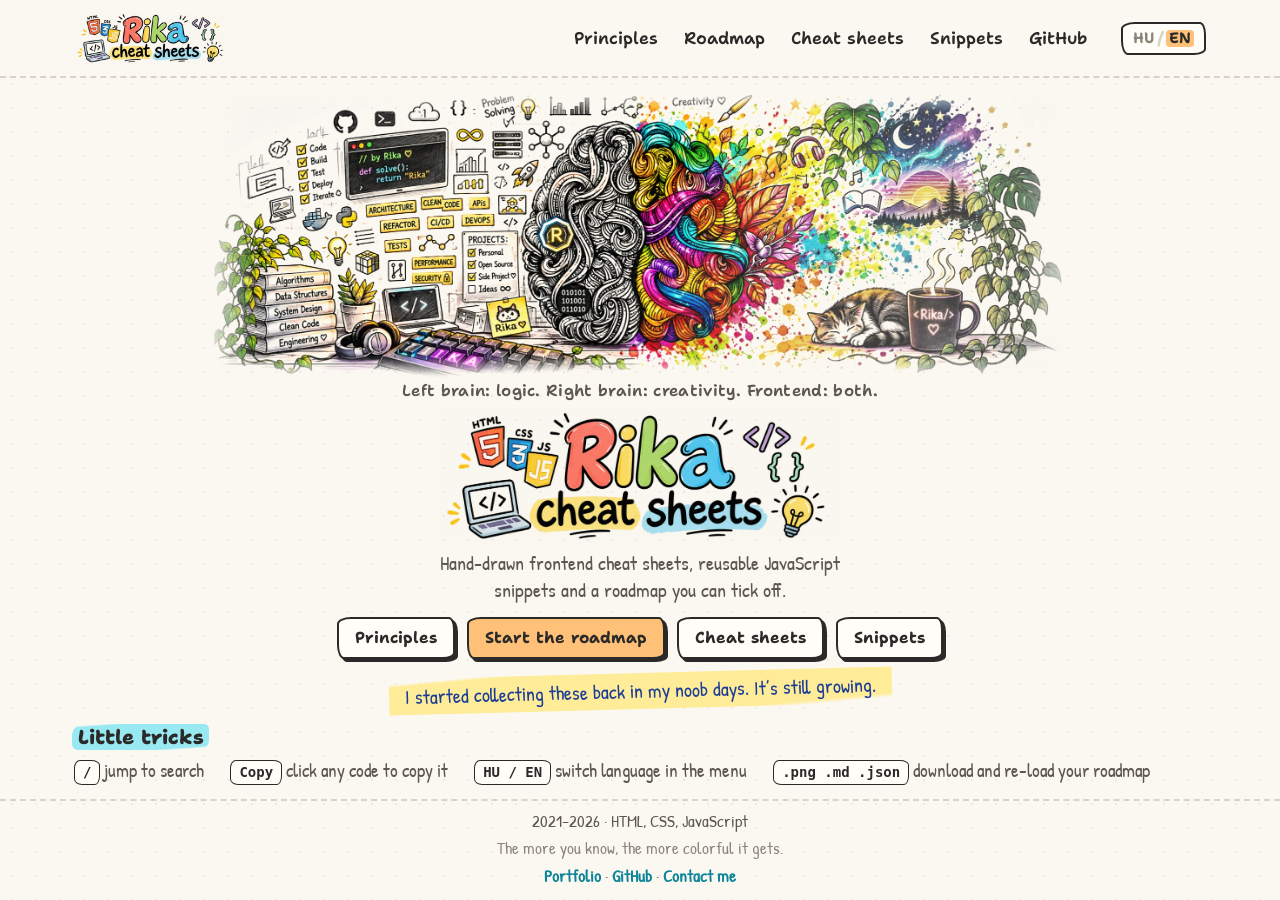
<file: index.html>
<!doctype html>
<html lang="en">
<head>
  <meta charset="utf-8">
  <meta name="viewport" content="width=device-width, initial-scale=1">
  <title data-i18n="home.docTitle">Rika cheat sheets · frontend cheat sheets, snippets, roadmap</title>
  <meta name="description" data-i18n-attr="content:home.desc" content="Hand-drawn frontend cheat sheets, reusable JavaScript snippets and a learning roadmap you can tick off.">
  <link rel="icon" href="assets/favicon.svg" type="image/svg+xml">
  <link rel="preconnect" href="https://fonts.googleapis.com">
  <link rel="preconnect" href="https://fonts.gstatic.com" crossorigin>
  <link rel="stylesheet" href="https://fonts.googleapis.com/css2?family=Patrick+Hand&family=Shantell+Sans:wght@400..800&display=swap">
  <link rel="stylesheet" href="assets/css/base.css">
  <link rel="stylesheet" href="assets/css/home.css">
</head>
<body class="home">
  <header class="nav">
    <div class="wrap nav-inner">
      <a class="brand" href="./"><img class="brand-logo" src="assets/img/logo.webp" alt="Rika cheat sheets" width="2000" height="667"></a>
      <nav data-i18n-attr="aria-label:nav.menu" aria-label="Main menu">
        <ul class="nav-links">
          <li><a href="principles.html" data-i18n="nav.principles">Principles</a></li>
          <li><a href="roadmap.html" data-i18n="nav.roadmap">Roadmap</a></li>
          <li><a href="cheatsheets.html" data-i18n="nav.sheets">Cheat sheets</a></li>
          <li><a href="snippets.html" data-i18n="nav.snippets">Snippets</a></li>
          <li><a href="https://github.com/mazsola739/rika-cheat-sheets" target="_blank" rel="noopener">GitHub</a></li>
        </ul>
      </nav>
      <button type="button" class="lang-toggle" data-lang-toggle>HU / EN</button>
    </div>
  </header>

  <main>
    <section class="hero wrap">
      <div class="hero-art" id="hero-art"></div>
      <div class="hero-text">
        <p class="kicker" data-i18n="home.kicker">Left brain: logic. Right brain: creativity. Frontend: both.</p>
        <h1 class="hero-title"><img class="hero-logo" src="assets/img/logo.webp" alt="Rika cheat sheets" width="2000" height="667"></h1>
        <p class="lead" data-i18n="home.lead">Hand-drawn frontend cheat sheets, reusable JavaScript snippets and a roadmap you can tick off.</p>
        <div class="btns hero-btns">
          <a class="btn" href="principles.html" data-i18n="home.ctaPrinciples">Principles</a>
          <a class="btn btn-primary" href="roadmap.html" data-i18n="home.ctaRoadmap">Start the roadmap</a>
          <a class="btn" href="cheatsheets.html" data-i18n="home.ctaSheets">Cheat sheets</a>
          <a class="btn" href="snippets.html" data-i18n="home.ctaSnippets">Snippets</a>
        </div>
        <p class="origin-note" data-i18n="home.origin">I started collecting these back in my noob days. It’s still growing.</p>
      </div>
    </section>

    <section class="wrap tips" aria-labelledby="tips-title">
      <h2 id="tips-title" class="tips-title"><span class="hl" data-i18n="home.tipsTitle">Little tricks</span></h2>
      <ul class="tips-list">
        <li><kbd>/</kbd> <span data-i18n="home.tip1">jump to search</span></li>
        <li><code>Copy</code> <span data-i18n="home.tip2">click any code to copy it</span></li>
        <li><span class="tip-badge">HU / EN</span> <span data-i18n="home.tip3">switch language in the menu</span></li>
        <li><span class="tip-badge">.png .md .json</span> <span data-i18n="home.tip4">download and re-load your roadmap</span></li>
      </ul>
    </section>
  </main>

  <footer class="footer">
    <div class="wrap footer-inner">
      <p>2021–2026 · HTML, CSS, JavaScript</p>
      <p class="footer-motto" data-i18n="footer.motto">The more you know, the more colorful it gets.</p>
      <p class="footer-links"><a href="https://mazsola739.github.io/mazsola739/" target="_blank" rel="noopener" data-i18n="footer.portfolio">Portfolio</a> <span aria-hidden="true">·</span> <a href="https://github.com/mazsola739/rika-cheat-sheets" target="_blank" rel="noopener">GitHub</a> <span aria-hidden="true">·</span> <button type="button" class="linkbtn" data-contact-open>Contact me</button></p>
    </div>
  </footer>

  <script src="assets/js/common.js"></script>
  <script src="assets/js/home.js"></script>
</body>
</html>
</file>
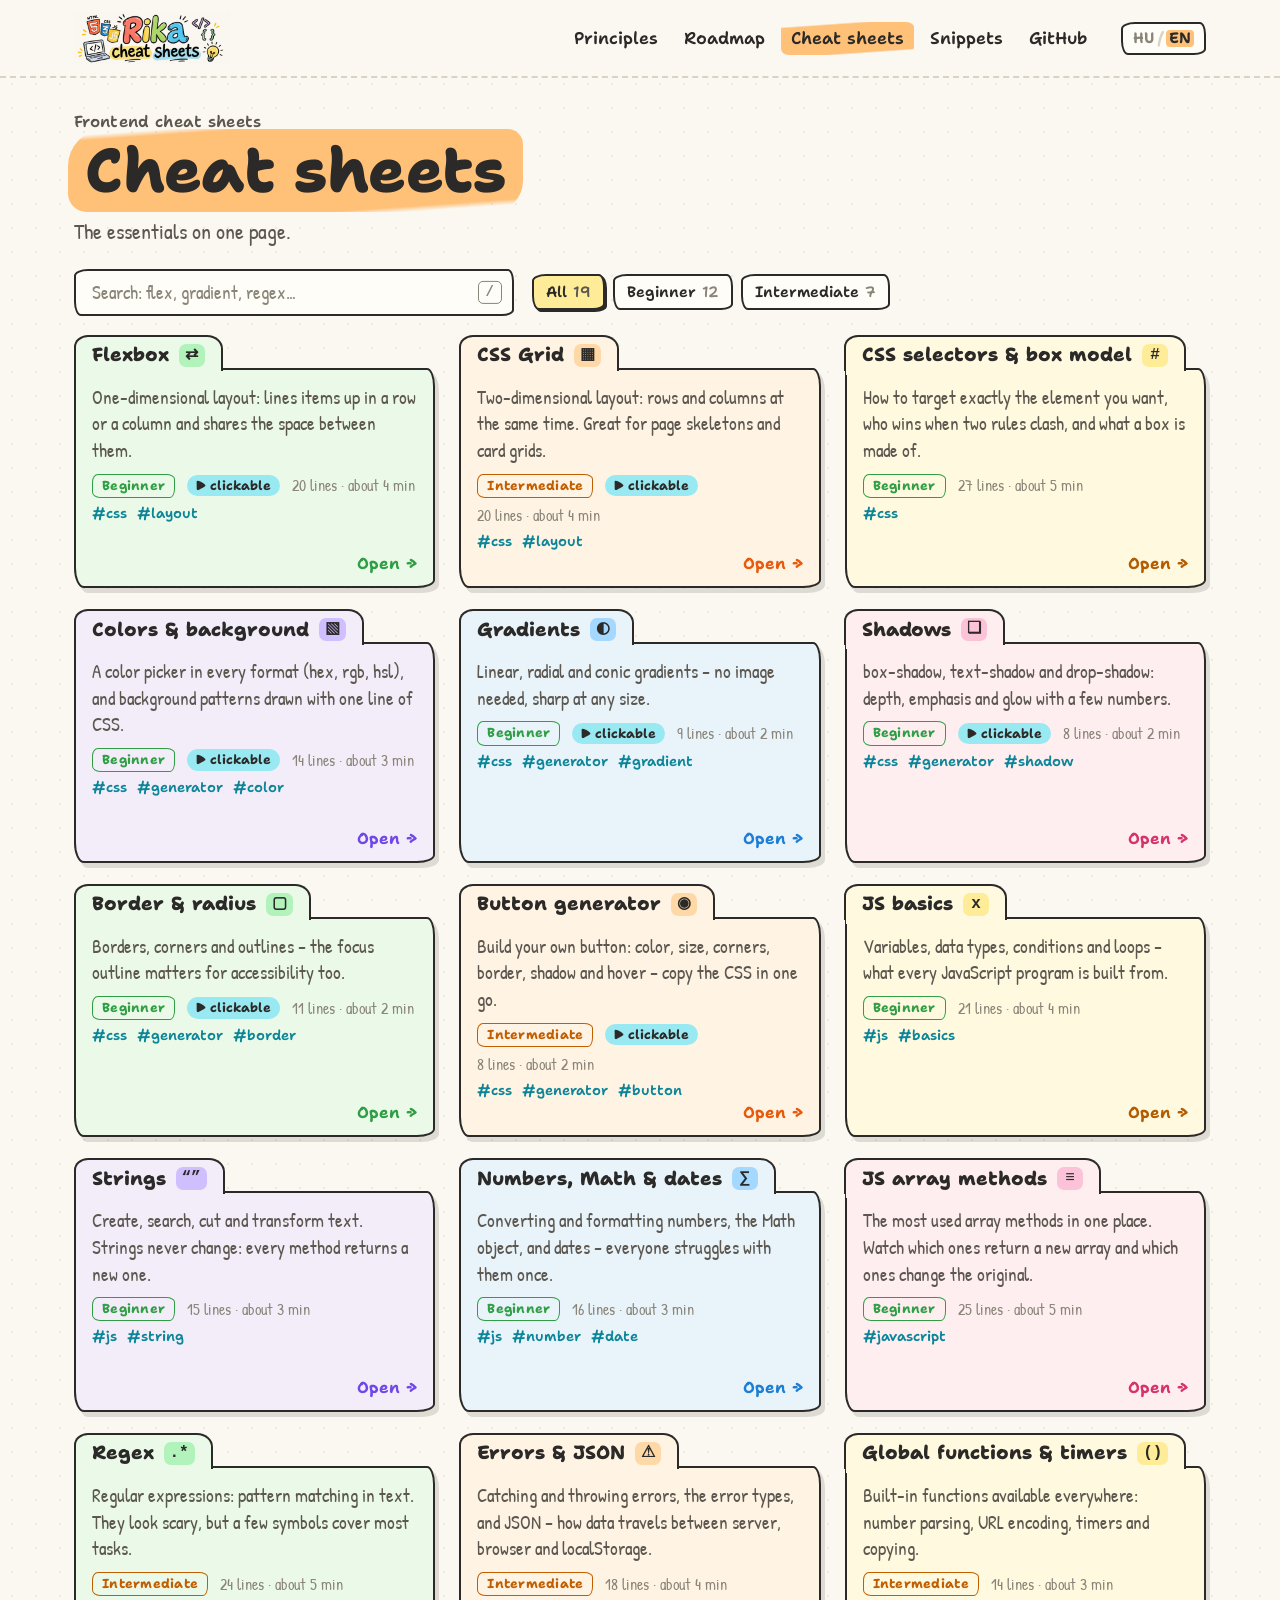
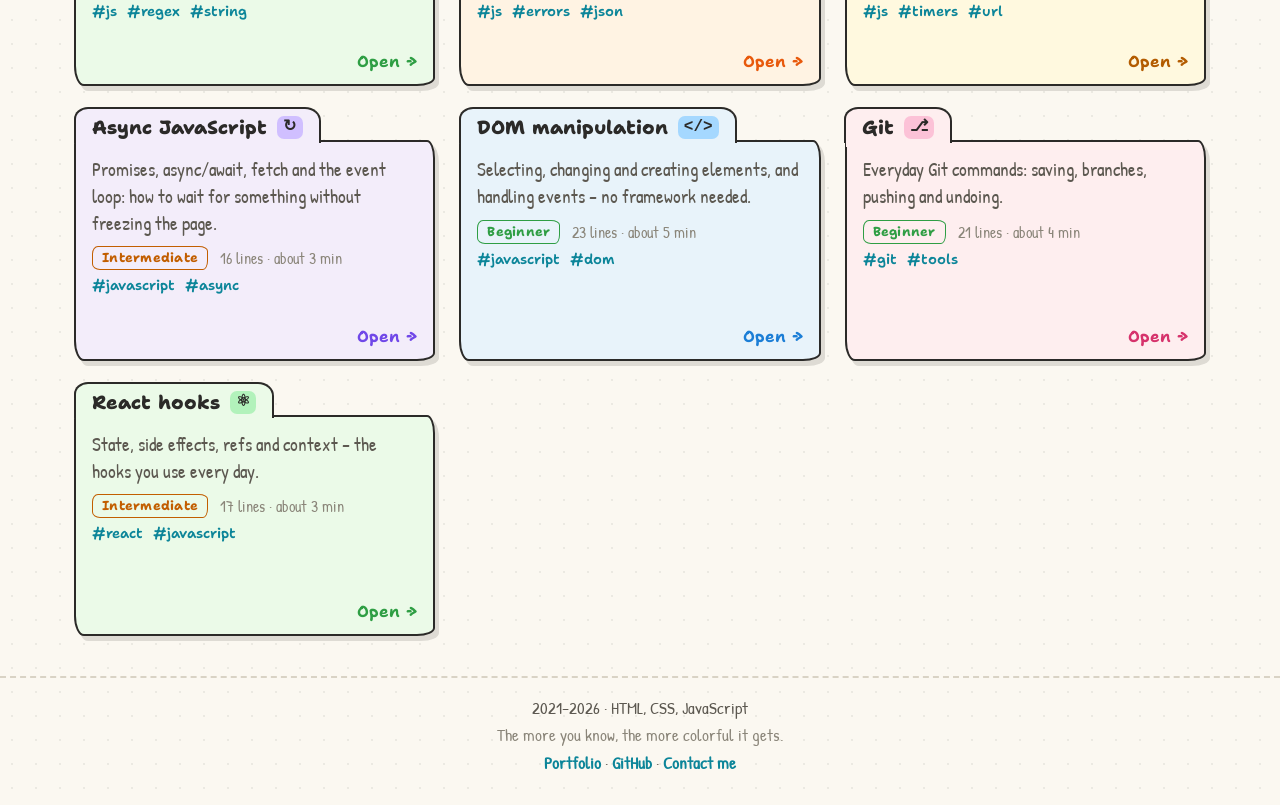
<file: cheatsheets.html>
<!doctype html>
<html lang="en">
<head>
  <meta charset="utf-8">
  <meta name="viewport" content="width=device-width, initial-scale=1">
  <title data-i18n="cs.docTitle">Cheat sheets · Rika cheat sheets</title>
  <meta name="description" data-i18n-attr="content:cs.desc" content="Hand-drawn frontend cheat sheets: Flexbox, Grid, CSS, JavaScript, DOM, Git, React – with copyable code.">
  <link rel="icon" href="assets/favicon.svg" type="image/svg+xml">
  <link rel="preconnect" href="https://fonts.googleapis.com">
  <link rel="preconnect" href="https://fonts.gstatic.com" crossorigin>
  <link rel="stylesheet" href="https://fonts.googleapis.com/css2?family=Patrick+Hand&family=Shantell+Sans:wght@400..800&display=swap">
  <link rel="stylesheet" href="assets/css/base.css">
  <link rel="stylesheet" href="assets/css/cheatsheets.css">
</head>
<body>
  <header class="nav">
    <div class="wrap nav-inner">
      <a class="brand" href="./"><img class="brand-logo" src="assets/img/logo.webp" alt="Rika cheat sheets" width="2000" height="667"></a>
      <nav data-i18n-attr="aria-label:nav.menu" aria-label="Main menu">
        <ul class="nav-links">
          <li><a href="principles.html" data-i18n="nav.principles">Principles</a></li>
          <li><a href="roadmap.html" data-i18n="nav.roadmap">Roadmap</a></li>
          <li><a href="cheatsheets.html" aria-current="page" data-i18n="nav.sheets">Cheat sheets</a></li>
          <li><a href="snippets.html" data-i18n="nav.snippets">Snippets</a></li>
          <li><a href="https://github.com/mazsola739/rika-cheat-sheets" target="_blank" rel="noopener">GitHub</a></li>
        </ul>
      </nav>
      <button type="button" class="lang-toggle" data-lang-toggle>HU / EN</button>
    </div>
  </header>

  <main id="app">
    <noscript><p class="empty wrap">A cheat sheetekhez JavaScript kell. / Cheat sheets need JavaScript.</p></noscript>
  </main>

  <footer class="footer">
    <div class="wrap footer-inner">
      <p>2021–2026 · HTML, CSS, JavaScript</p>
      <p class="footer-motto" data-i18n="footer.motto">The more you know, the more colorful it gets.</p>
      <p class="footer-links"><a href="https://mazsola739.github.io/mazsola739/" target="_blank" rel="noopener" data-i18n="footer.portfolio">Portfolio</a> <span aria-hidden="true">·</span> <a href="https://github.com/mazsola739/rika-cheat-sheets" target="_blank" rel="noopener">GitHub</a> <span aria-hidden="true">·</span> <button type="button" class="linkbtn" data-contact-open>Contact me</button></p>
    </div>
  </footer>

  <script src="assets/js/common.js"></script>
  <script src="assets/js/cheatsheets-data.js"></script>
  <script src="assets/js/cheatsheets.js"></script>
</body>
</html>
</file>
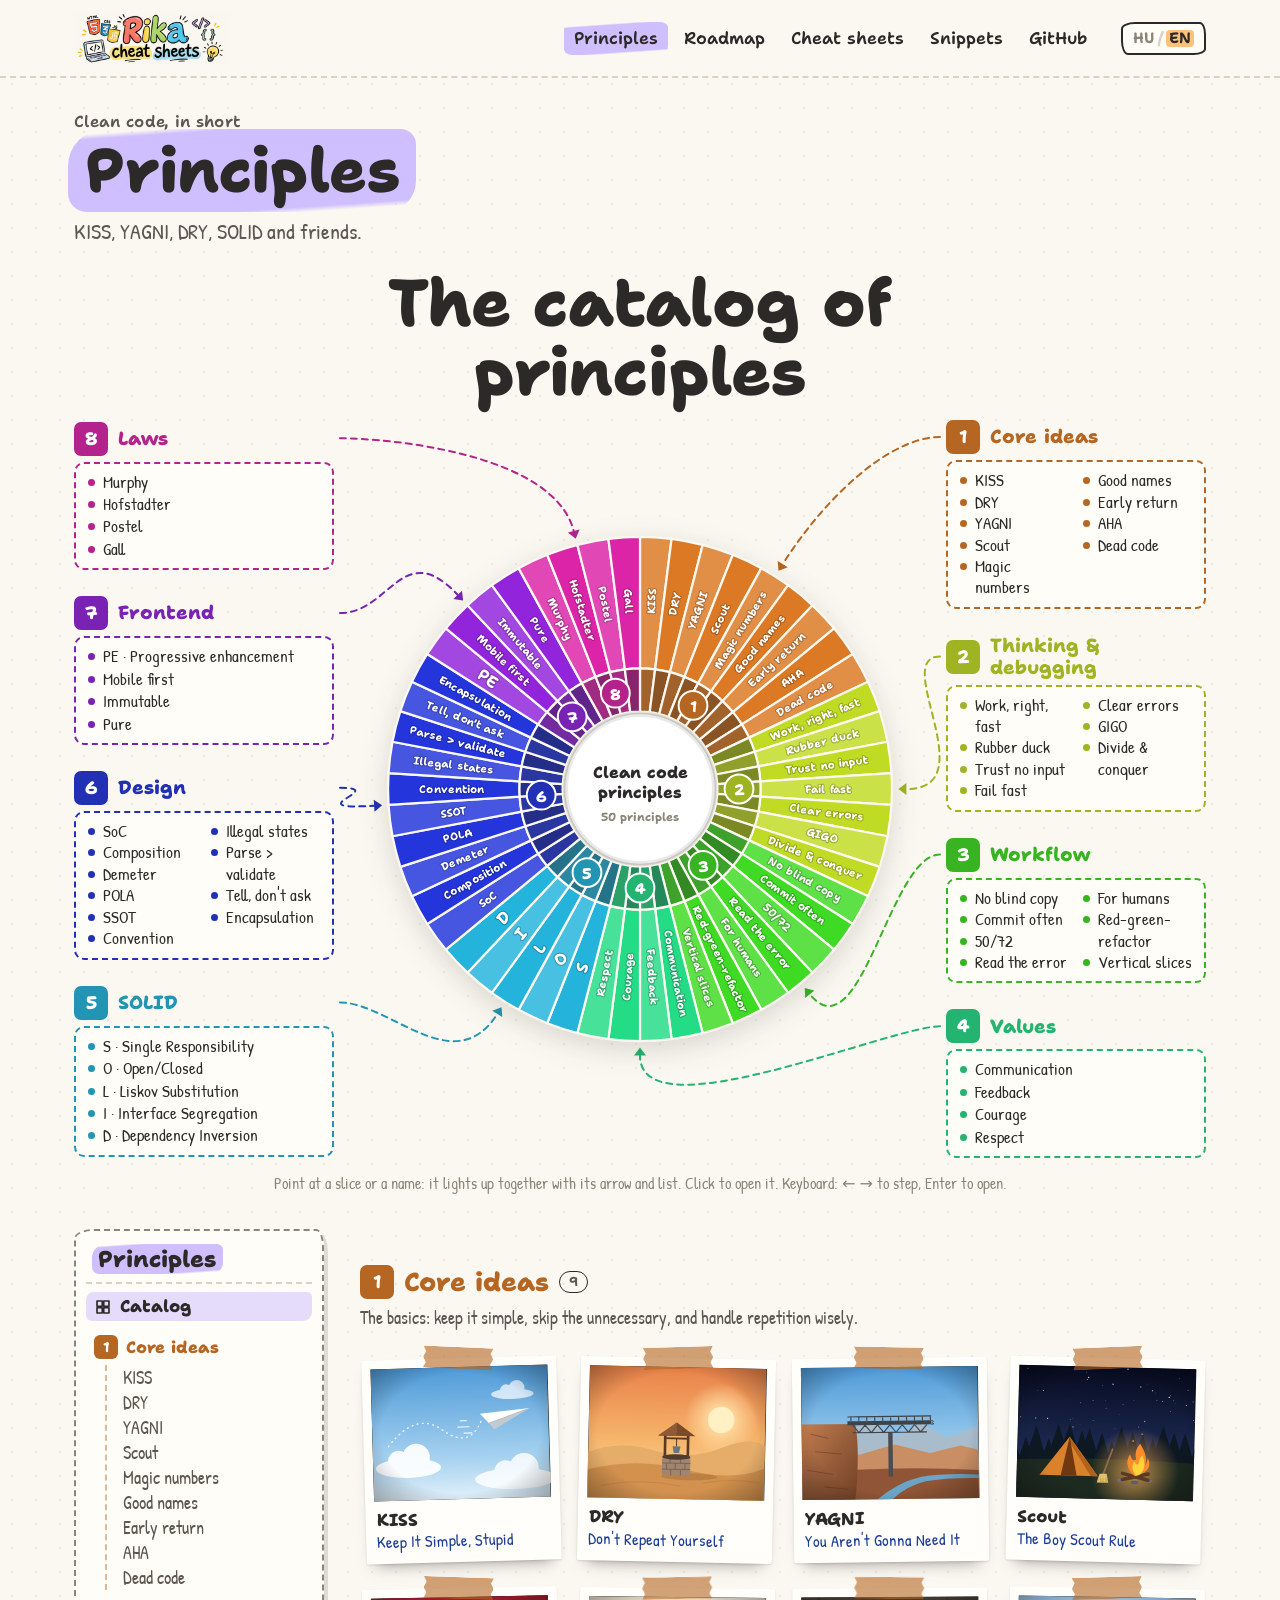
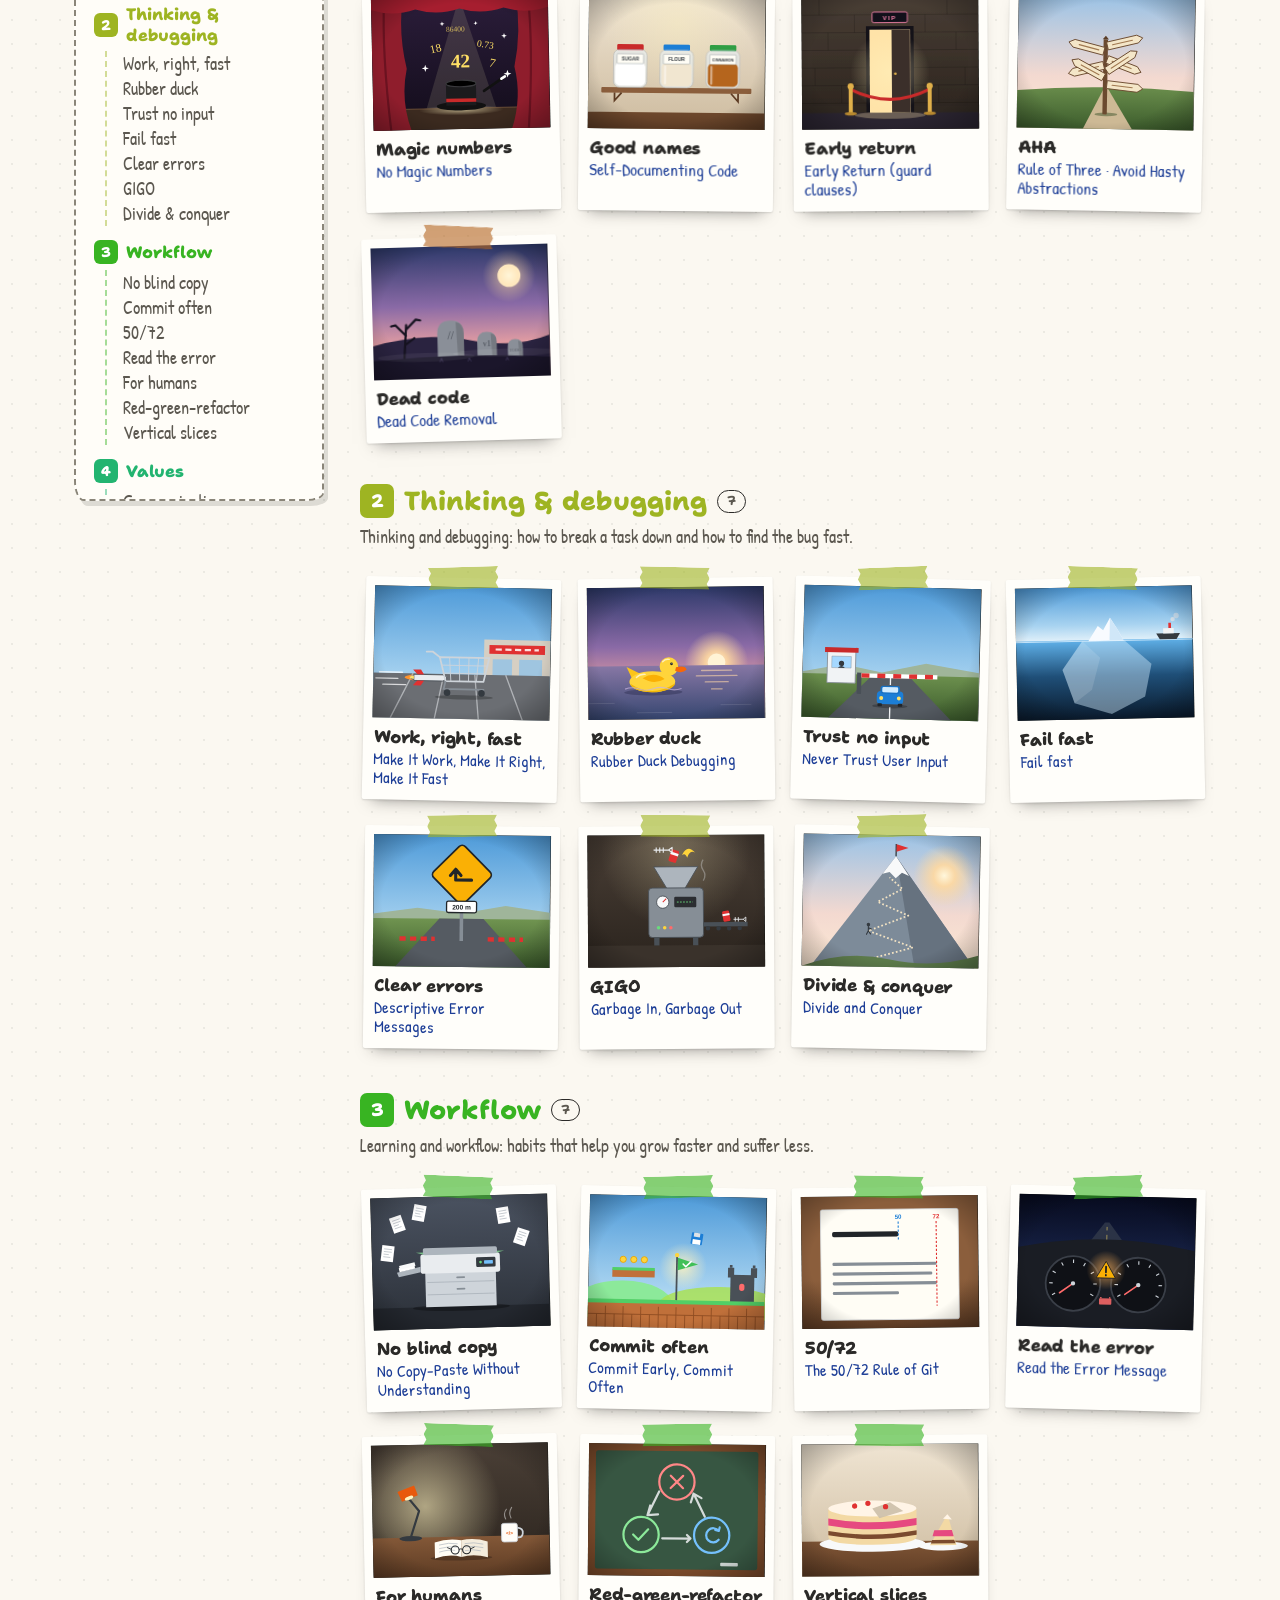
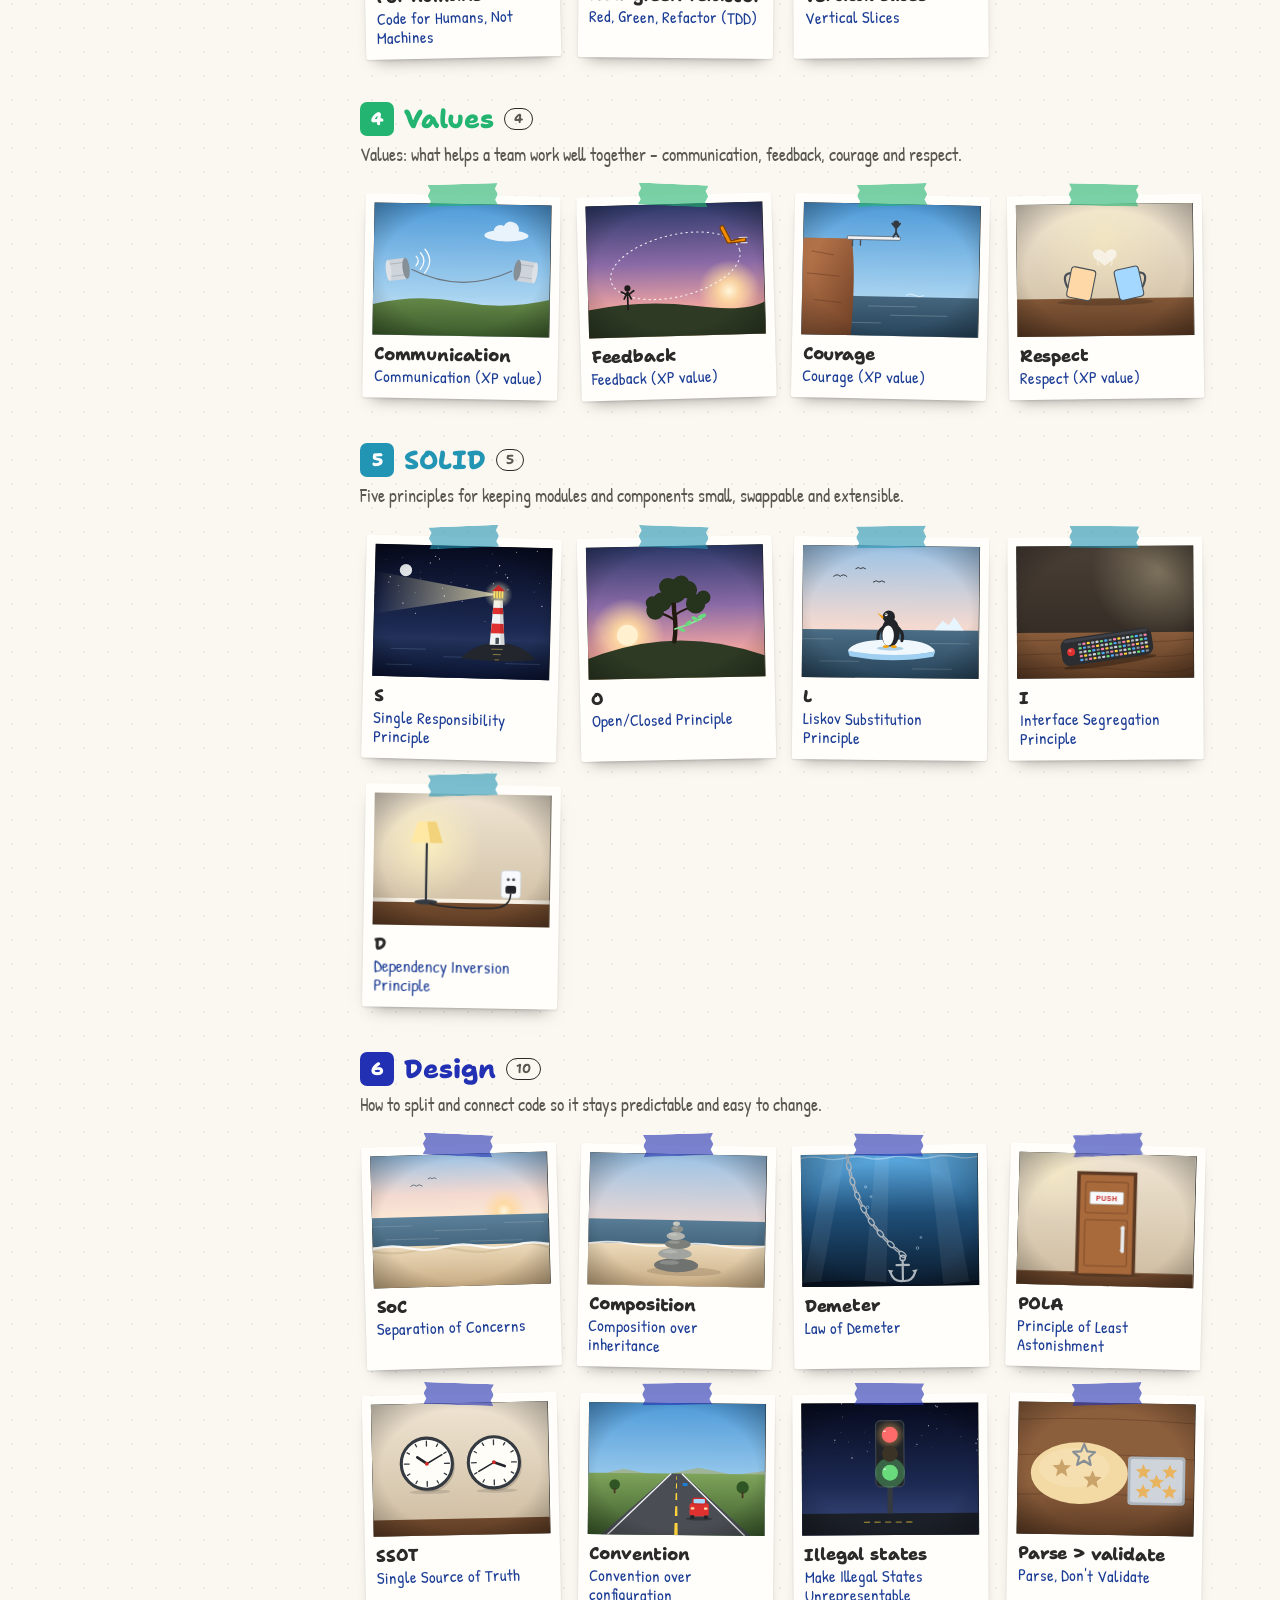
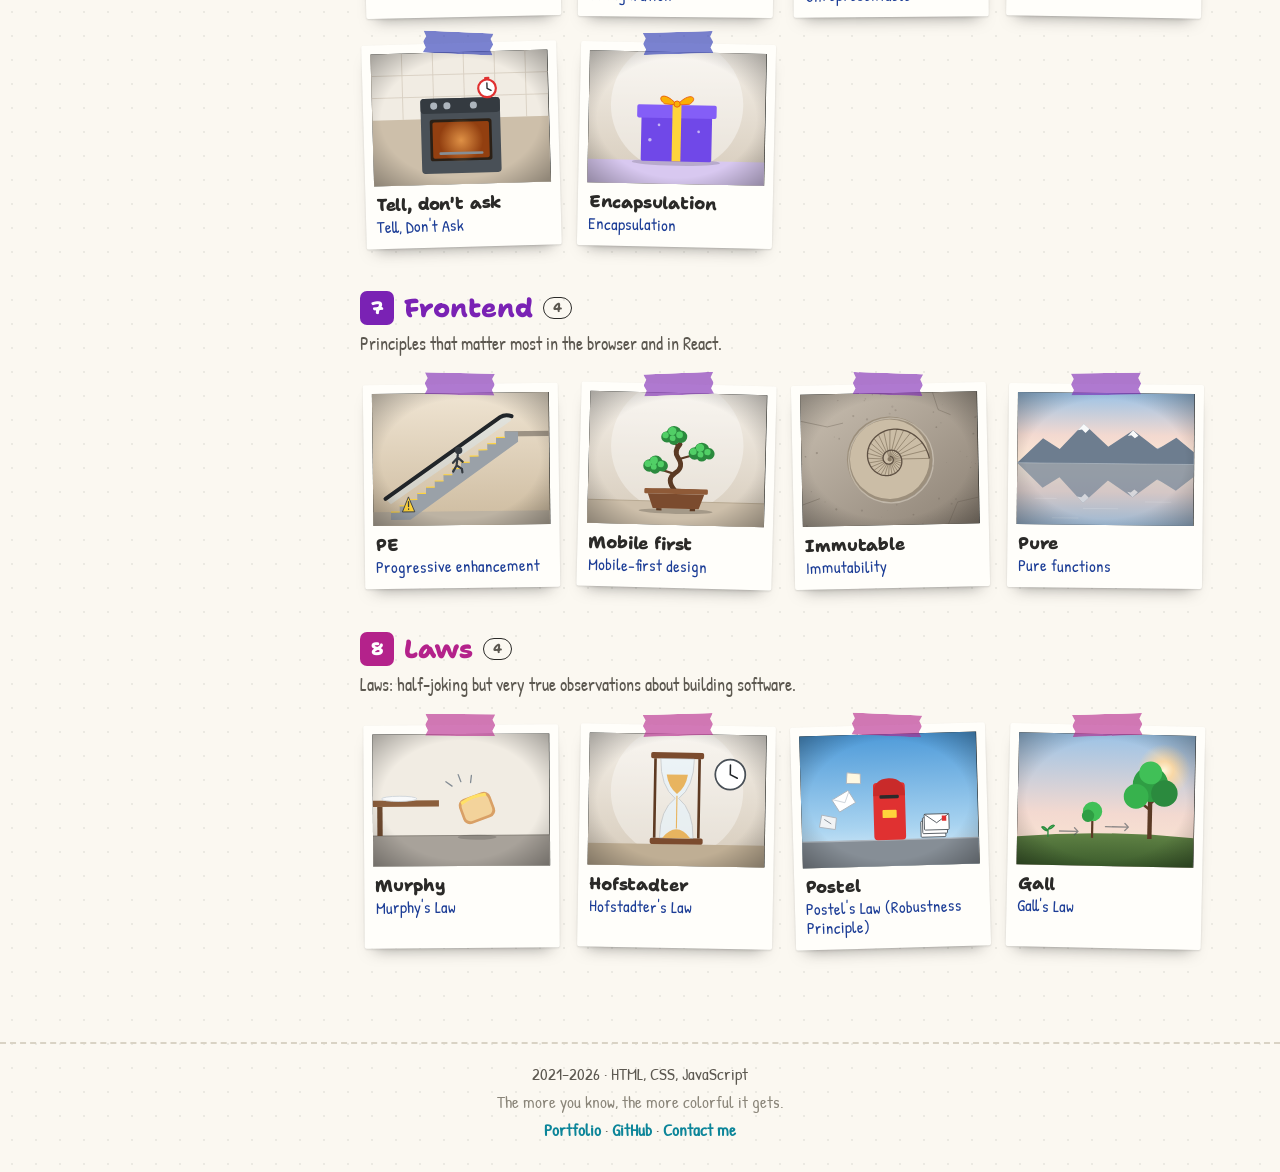
<file: principles.html>
<!doctype html>
<html lang="en">
<head>
  <meta charset="utf-8">
  <meta name="viewport" content="width=device-width, initial-scale=1">
  <title data-i18n="pr.docTitle">Principles · Rika cheat sheets</title>
  <meta name="description" data-i18n-attr="content:pr.desc" content="Clean-code principles (KISS, YAGNI, DRY, SOLID…) as a catalog, with original poster memes, code examples, pros and cons.">
  <link rel="icon" href="assets/favicon.svg" type="image/svg+xml">
  <link rel="preconnect" href="https://fonts.googleapis.com">
  <link rel="preconnect" href="https://fonts.gstatic.com" crossorigin>
  <link rel="stylesheet" href="https://fonts.googleapis.com/css2?family=Patrick+Hand&family=Shantell+Sans:wght@400..800&display=swap">
  <link rel="stylesheet" href="assets/css/base.css">
  <link rel="stylesheet" href="assets/css/principles.css">
</head>
<body>
  <header class="nav">
    <div class="wrap nav-inner">
      <a class="brand" href="./"><img class="brand-logo" src="assets/img/logo.webp" alt="Rika cheat sheets" width="2000" height="667"></a>
      <nav data-i18n-attr="aria-label:nav.menu" aria-label="Main menu">
        <ul class="nav-links">
          <li><a href="principles.html" aria-current="page" data-i18n="nav.principles">Principles</a></li>
          <li><a href="roadmap.html" data-i18n="nav.roadmap">Roadmap</a></li>
          <li><a href="cheatsheets.html" data-i18n="nav.sheets">Cheat sheets</a></li>
          <li><a href="snippets.html" data-i18n="nav.snippets">Snippets</a></li>
          <li><a href="https://github.com/mazsola739/rika-cheat-sheets" target="_blank" rel="noopener">GitHub</a></li>
        </ul>
      </nav>
      <button type="button" class="lang-toggle" data-lang-toggle>HU / EN</button>
    </div>
  </header>

  <main>
    <section class="page-head wrap">
      <div class="page-head-text">
        <p class="kicker" data-i18n="pr.kicker">Clean code, in short</p>
        <h1 class="page-title"><span class="hl hl-purple" data-i18n="pr.title">Principles</span></h1>
        <p class="lead" data-i18n="pr.lead">KISS, YAGNI, DRY, SOLID and friends.</p>
      </div>
    </section>

    <section class="wrap wheel-hero" id="wheel-hero" hidden></section>

    <section class="wrap guru" id="guru">
      <nav class="side" id="side" data-i18n-attr="aria-label:pr.menu" aria-label="Principles menu">
        <button type="button" class="side-toggle" id="side-toggle" aria-expanded="false" aria-controls="side-body">
          <span class="side-burger" aria-hidden="true"></span>
          <span data-i18n="pr.menu">Principles menu</span>
          <span class="side-current" id="side-current"></span>
        </button>
        <div class="side-body" id="side-body"></div>
      </nav>
      <div class="guru-main" id="guru-main">
        <noscript><p class="empty">This page needs JavaScript. / Az oldalhoz JavaScript kell.</p></noscript>
      </div>
    </section>
  </main>

  <footer class="footer">
    <div class="wrap footer-inner">
      <p>2021–2026 · HTML, CSS, JavaScript</p>
      <p class="footer-motto" data-i18n="footer.motto">The more you know, the more colorful it gets.</p>
      <p class="footer-links"><a href="https://mazsola739.github.io/mazsola739/" target="_blank" rel="noopener" data-i18n="footer.portfolio">Portfolio</a> <span aria-hidden="true">·</span> <a href="https://github.com/mazsola739/rika-cheat-sheets" target="_blank" rel="noopener">GitHub</a> <span aria-hidden="true">·</span> <button type="button" class="linkbtn" data-contact-open>Contact me</button></p>
    </div>
  </footer>

  <script src="assets/js/common.js"></script>
  <script src="assets/js/principles-data.js"></script>
  <script src="assets/js/principles-scenes.js"></script>
  <script src="assets/js/principles.js"></script>
</body>
</html>
</file>
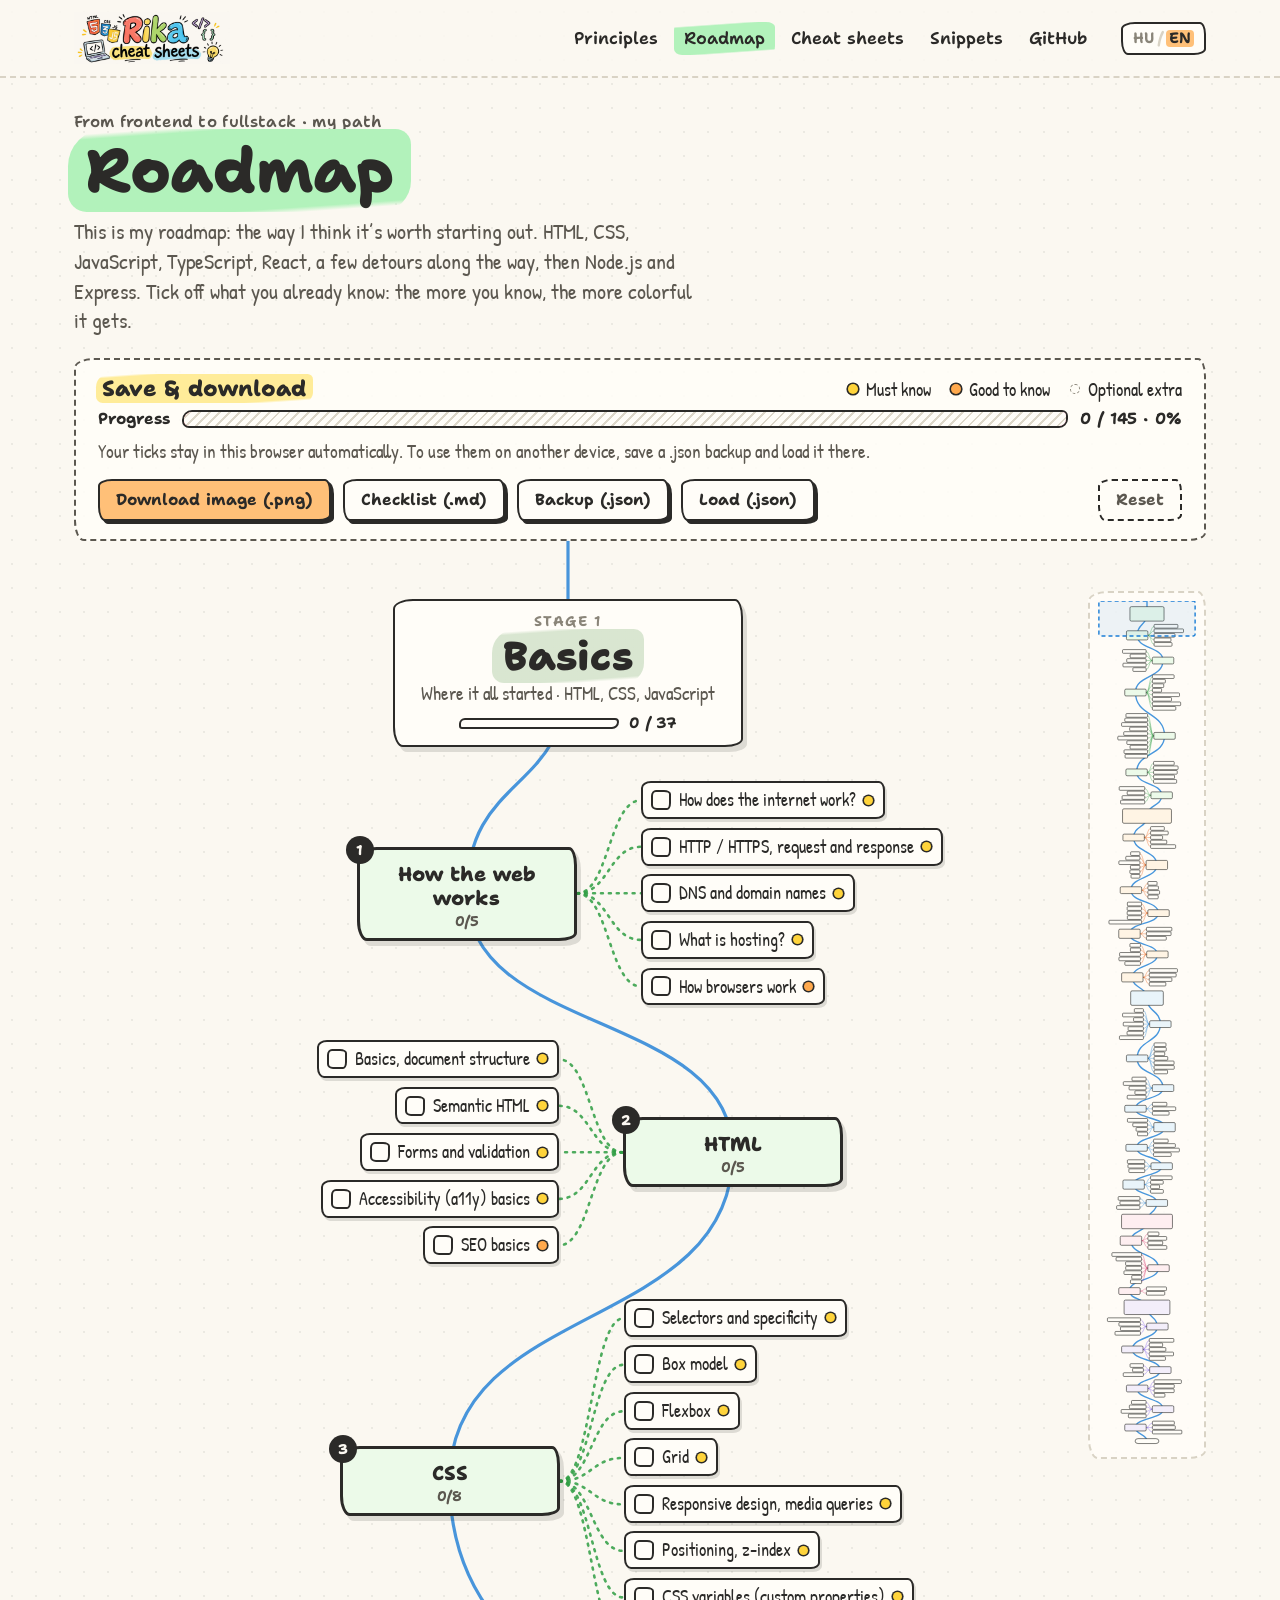
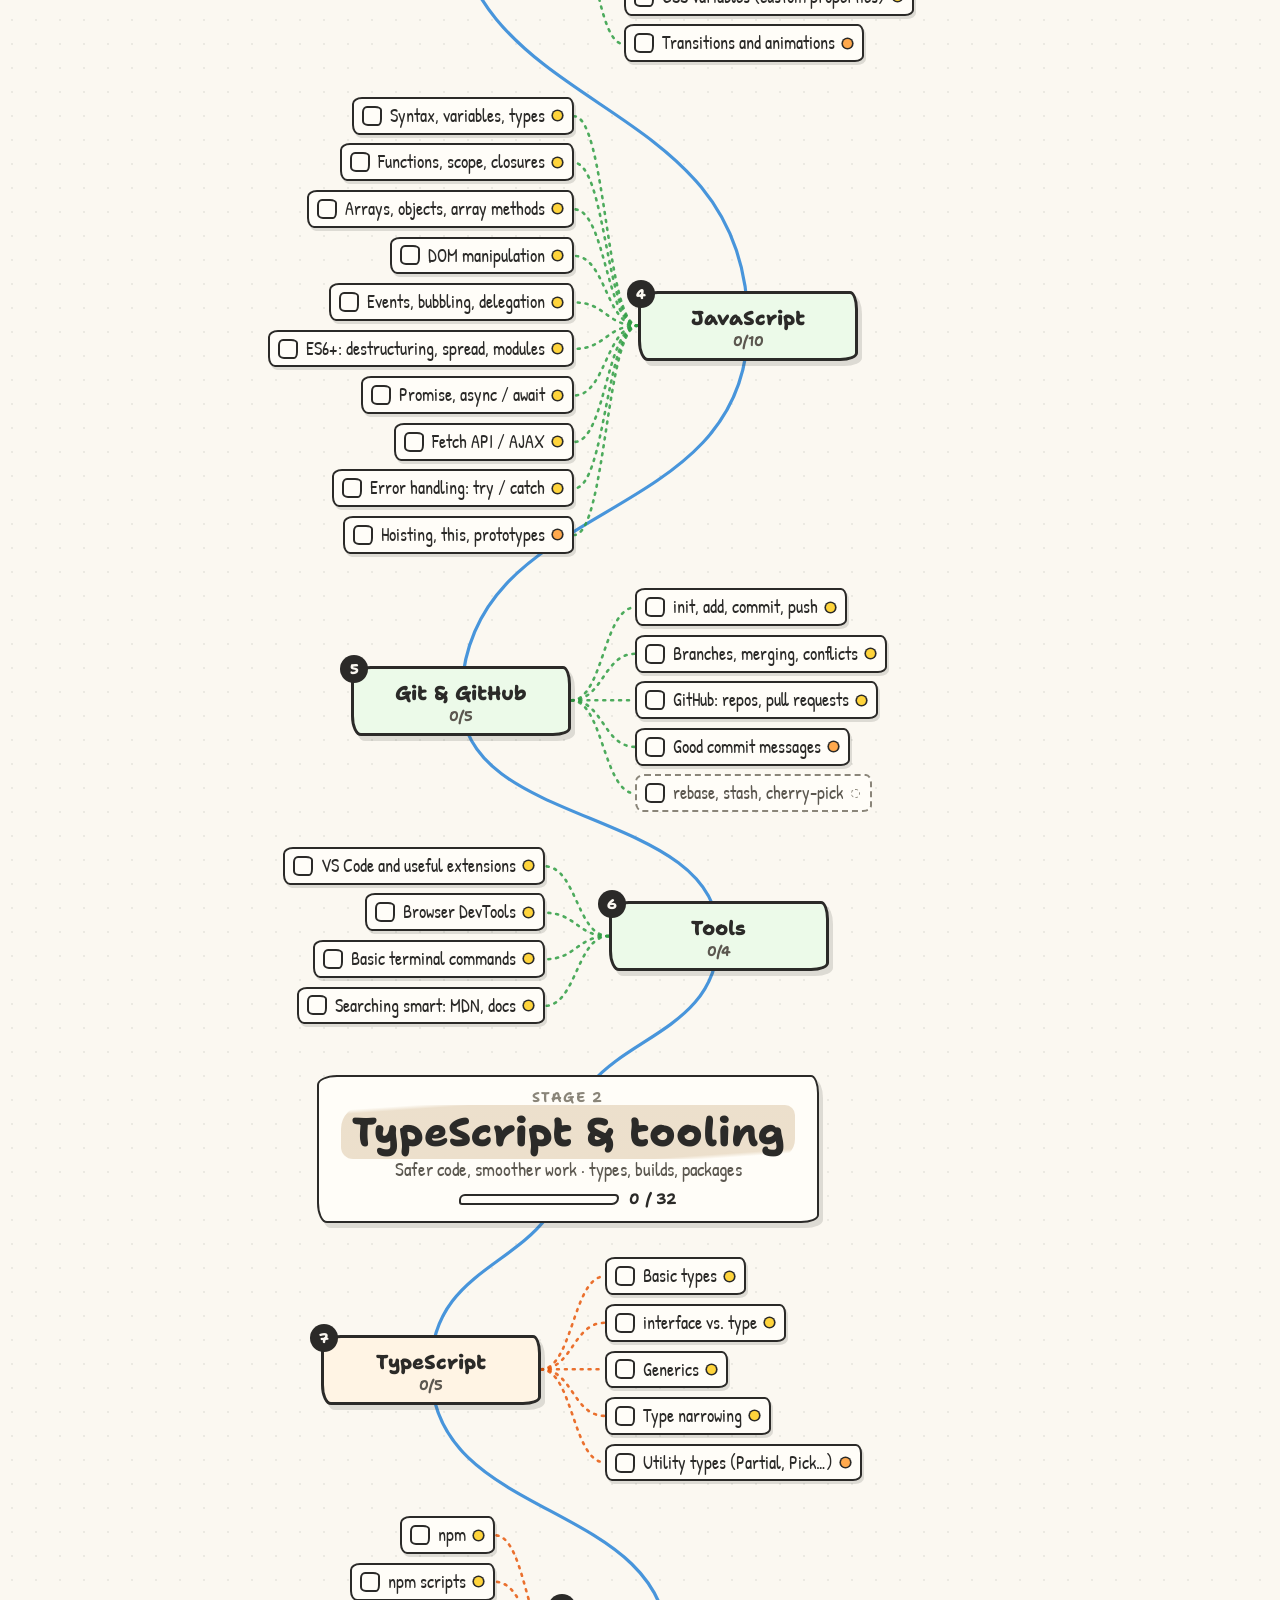
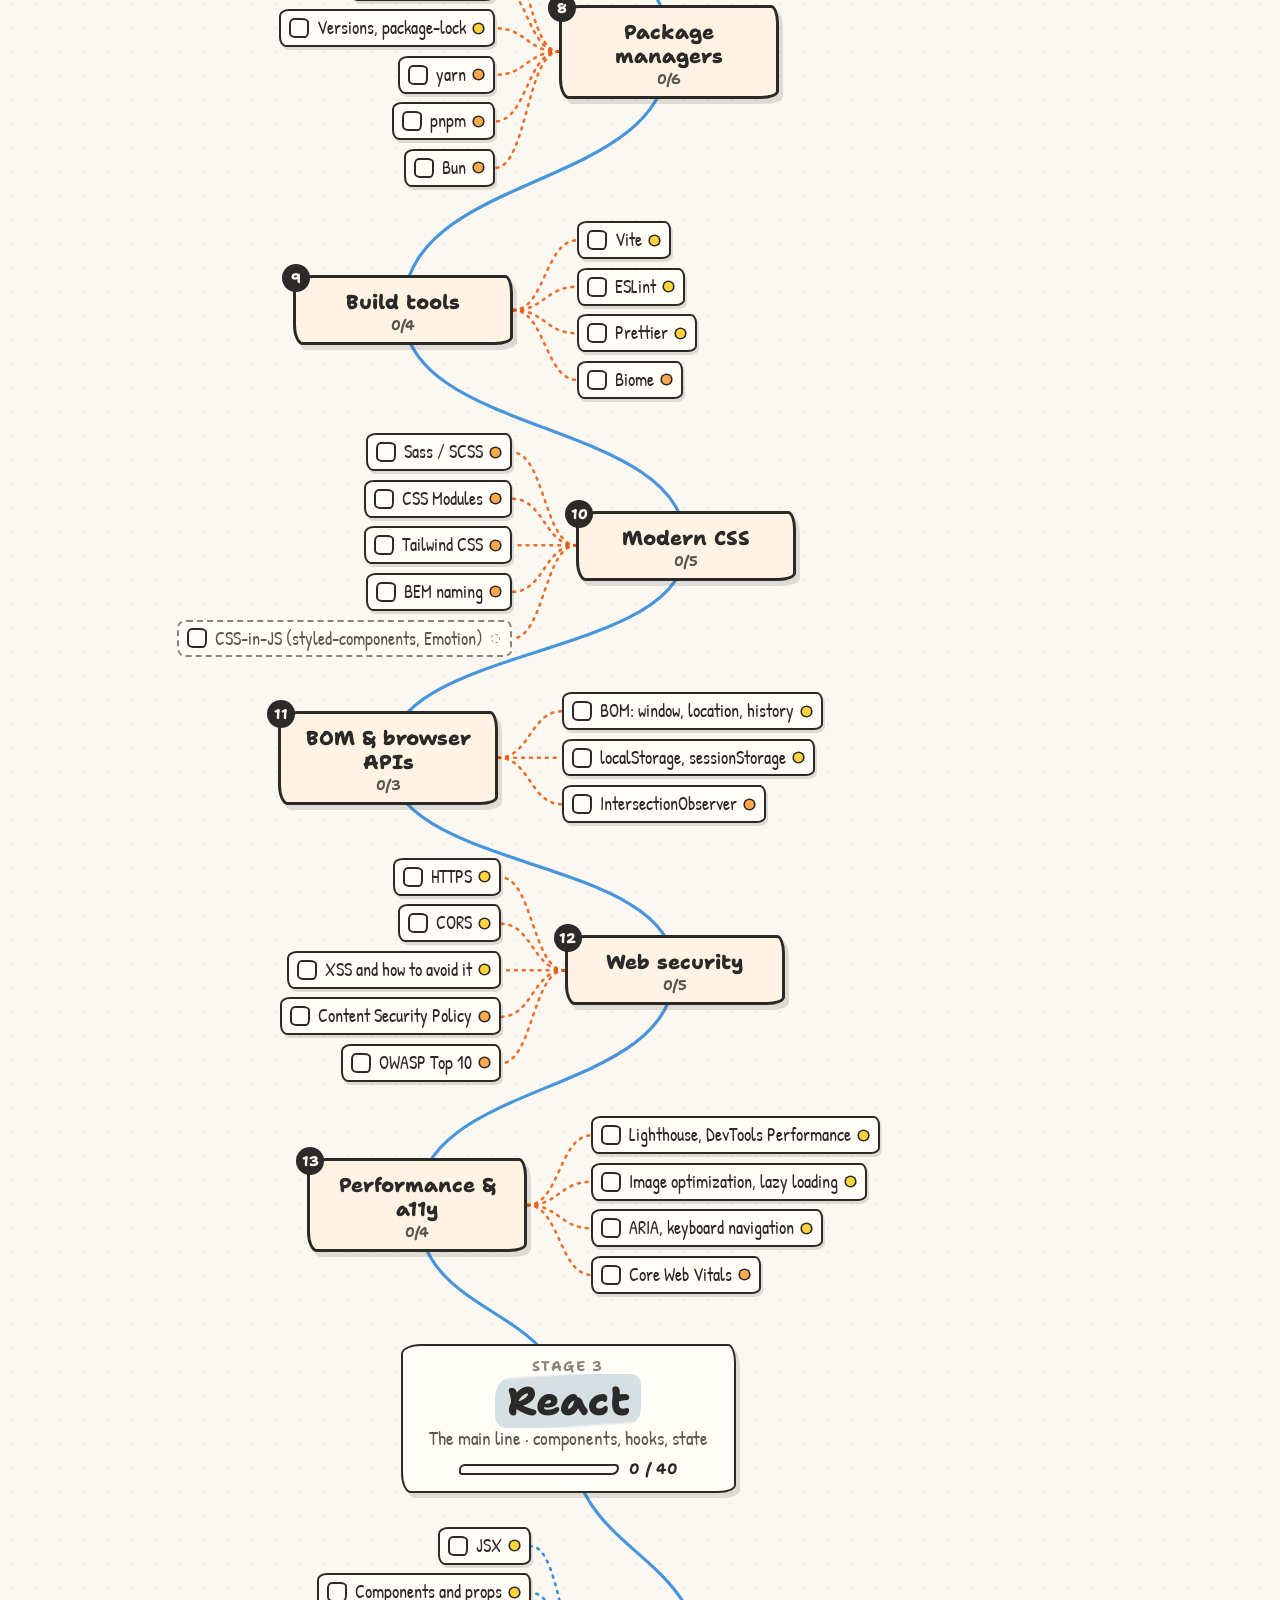
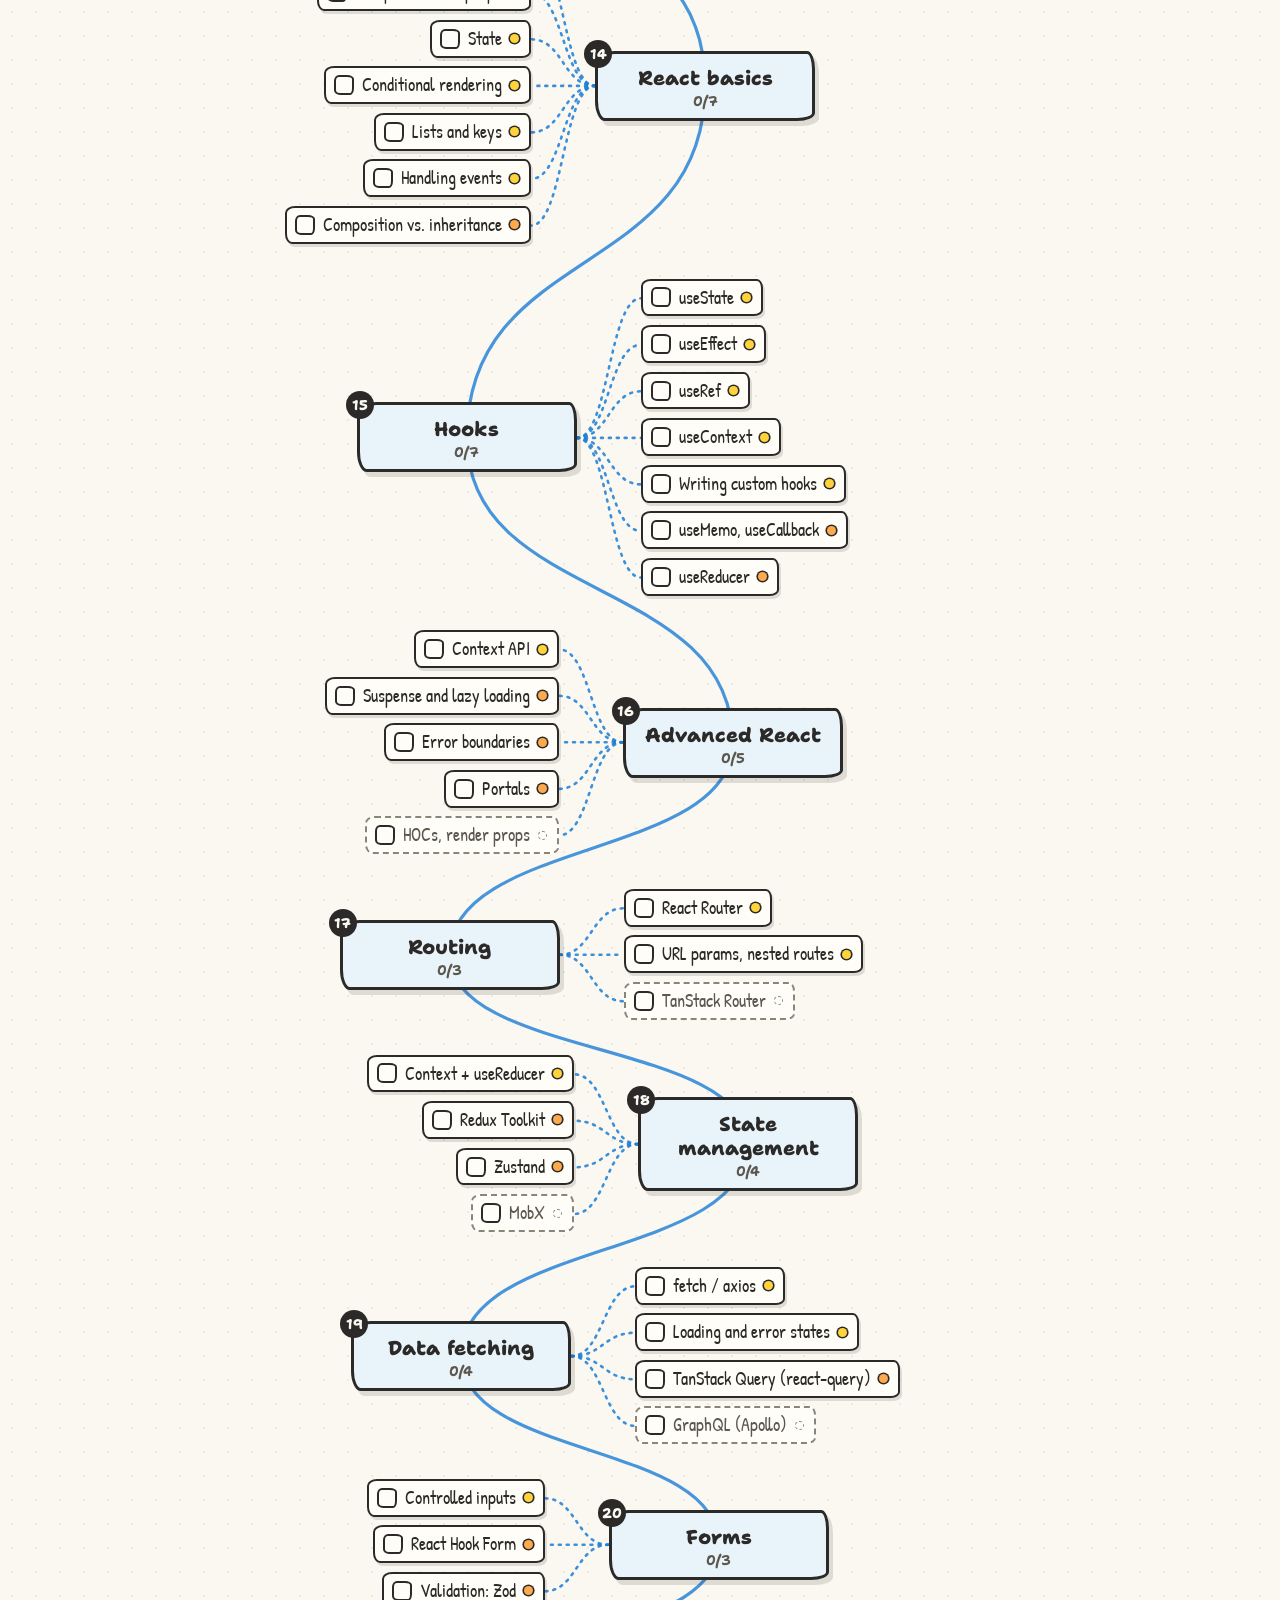
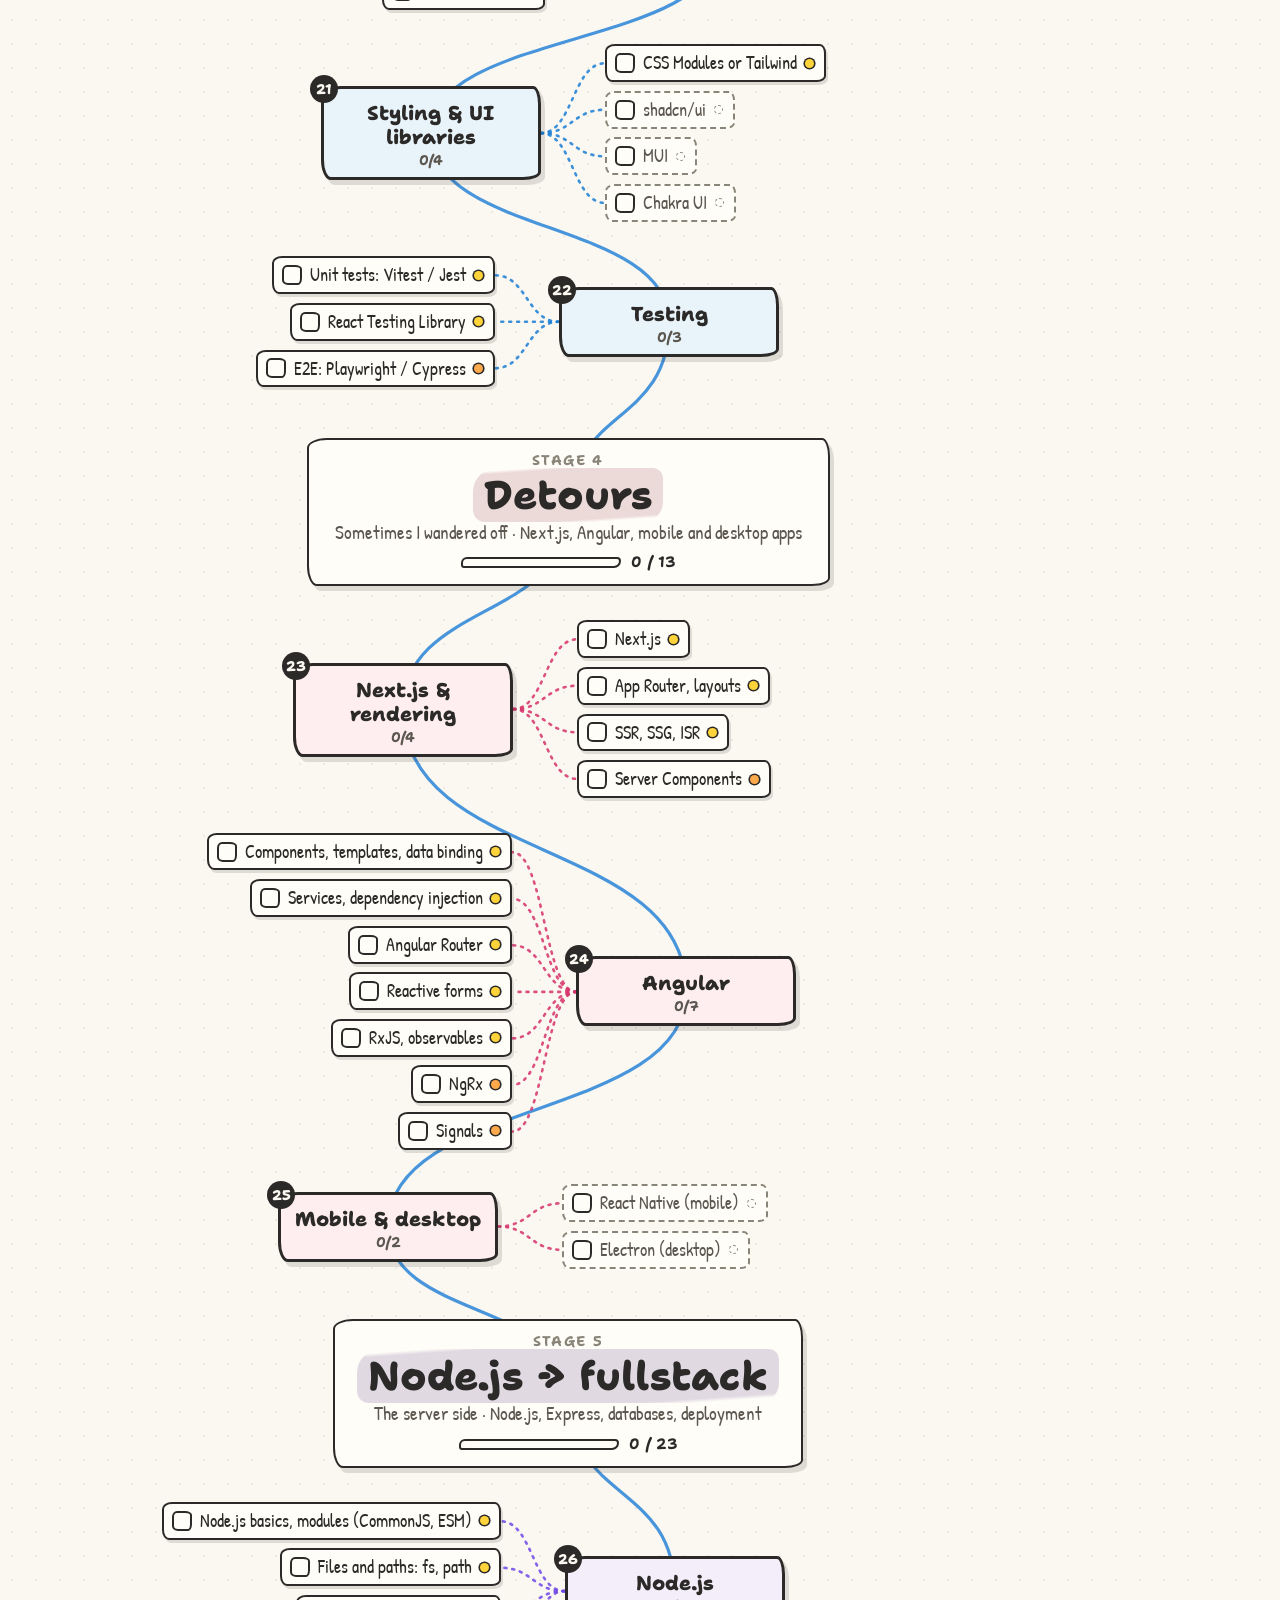
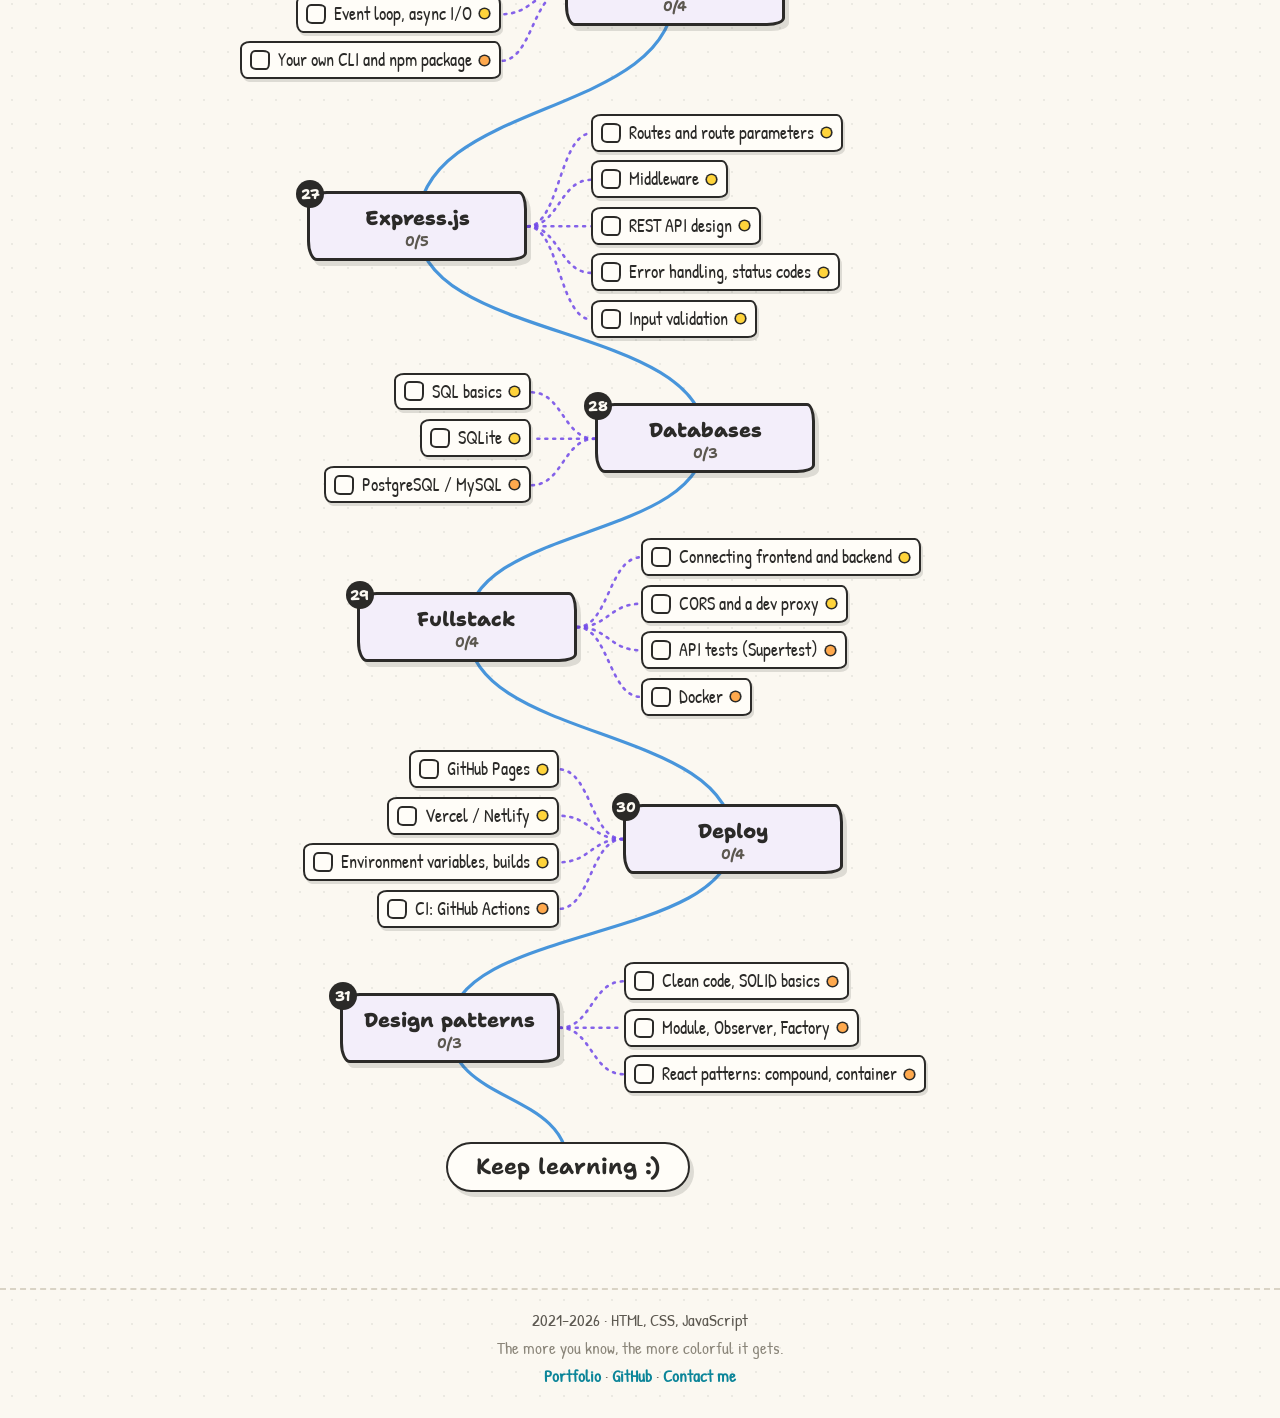
<file: roadmap.html>
<!doctype html>
<html lang="en">
<head>
  <meta charset="utf-8">
  <meta name="viewport" content="width=device-width, initial-scale=1">
  <title data-i18n="rm.docTitle">Frontend Roadmap · Rika cheat sheets</title>
  <meta name="description" data-i18n-attr="content:rm.desc" content="A frontend roadmap you can tick off: mark what you already know and download your progress as an image or a checklist.">
  <link rel="icon" href="assets/favicon.svg" type="image/svg+xml">
  <link rel="preconnect" href="https://fonts.googleapis.com">
  <link rel="preconnect" href="https://fonts.gstatic.com" crossorigin>
  <link rel="stylesheet" href="https://fonts.googleapis.com/css2?family=Patrick+Hand&family=Shantell+Sans:wght@400..800&display=swap">
  <link rel="stylesheet" href="assets/css/base.css">
  <link rel="stylesheet" href="assets/css/roadmap.css">
</head>
<body>
  <header class="nav">
    <div class="wrap nav-inner">
      <a class="brand" href="./"><img class="brand-logo" src="assets/img/logo.webp" alt="Rika cheat sheets" width="2000" height="667"></a>
      <nav data-i18n-attr="aria-label:nav.menu" aria-label="Main menu">
        <ul class="nav-links">
          <li><a href="principles.html" data-i18n="nav.principles">Principles</a></li>
          <li><a href="roadmap.html" aria-current="page" data-i18n="nav.roadmap">Roadmap</a></li>
          <li><a href="cheatsheets.html" data-i18n="nav.sheets">Cheat sheets</a></li>
          <li><a href="snippets.html" data-i18n="nav.snippets">Snippets</a></li>
          <li><a href="https://github.com/mazsola739/rika-cheat-sheets" target="_blank" rel="noopener">GitHub</a></li>
        </ul>
      </nav>
      <button type="button" class="lang-toggle" data-lang-toggle>HU / EN</button>
    </div>
  </header>

  <main>
    <section class="page-head wrap">
      <div class="page-head-text">
        <p class="kicker" data-i18n="rm.kicker">Frontend · my learning map</p>
        <h1 class="page-title"><span class="hl hl-green">Roadmap</span></h1>
        <p class="lead" data-i18n="rm.lead">This is my roadmap: the way I think it’s worth starting out. HTML, CSS, JavaScript, TypeScript, React, a few detours along the way, then Node.js and Express. Tick off what you already know: the more you know, the more colorful it gets.</p>
      </div>
    </section>

    <section class="wrap actions" aria-labelledby="actions-title">
      <div class="actions-box">
        <div class="actions-head">
          <h2 id="actions-title" class="actions-title"><span class="hl" data-i18n="rm.actions">Save &amp; download</span></h2>
          <ul class="legend" data-i18n-attr="aria-label:rm.legend" aria-label="Legend">
            <li class="level-must"><span class="dot"></span><span data-i18n="rm.level.must">Must know</span></li>
            <li class="level-good"><span class="dot"></span><span data-i18n="rm.level.good">Good to know</span></li>
            <li class="level-extra"><span class="dot"></span><span data-i18n="rm.level.extra">Optional extra</span></li>
          </ul>
        </div>
        <div class="progress-row">
          <span class="progress-label" data-i18n="rm.progress">Progress</span>
          <div class="track" id="track" role="progressbar" data-i18n-attr="aria-label:rm.progressAria" aria-label="Overall progress" aria-valuemin="0" aria-valuemax="100" aria-valuenow="0">
            <span class="track-cover" id="track-cover"></span>
          </div>
          <span class="total" id="total-count">0 / 0</span>
        </div>
        <p class="actions-hint" data-i18n="rm.hint">Your ticks stay in this browser automatically. To use them on another device, save a .json backup and load it there.</p>
        <div class="btns" id="actions">
          <button type="button" class="btn btn-primary" data-action="png" data-i18n="rm.png">Download image (.png)</button>
          <button type="button" class="btn" data-action="md" data-i18n="rm.md">Checklist (.md)</button>
          <button type="button" class="btn" data-action="json" data-i18n="rm.json">Backup (.json)</button>
          <button type="button" class="btn" data-action="import" data-i18n="rm.import">Load (.json)</button>
          <button type="button" class="btn btn-ghost btn-reset" data-action="reset" data-i18n="rm.reset">Reset</button>
        </div>
        <input type="file" id="import-file" accept=".json,application/json" hidden>
      </div>
    </section>

    <div class="road-layout wrap">
      <div class="road" id="road">
        <noscript><p class="empty">A roadmaphoz JavaScript kell. / The roadmap needs JavaScript.</p></noscript>
      </div>
      <aside class="minimap" id="minimap" aria-hidden="true"></aside>
    </div>
  </main>

  <footer class="footer">
    <div class="wrap footer-inner">
      <p>2021–2026 · HTML, CSS, JavaScript</p>
      <p class="footer-motto" data-i18n="footer.motto">The more you know, the more colorful it gets.</p>
      <p class="footer-links"><a href="https://mazsola739.github.io/mazsola739/" target="_blank" rel="noopener" data-i18n="footer.portfolio">Portfolio</a> <span aria-hidden="true">·</span> <a href="https://github.com/mazsola739/rika-cheat-sheets" target="_blank" rel="noopener">GitHub</a> <span aria-hidden="true">·</span> <button type="button" class="linkbtn" data-contact-open>Contact me</button></p>
    </div>
  </footer>

  <script src="assets/js/common.js"></script>
  <script src="assets/js/roadmap-data.js"></script>
  <script src="assets/js/roadmap.js"></script>
</body>
</html>
</file>
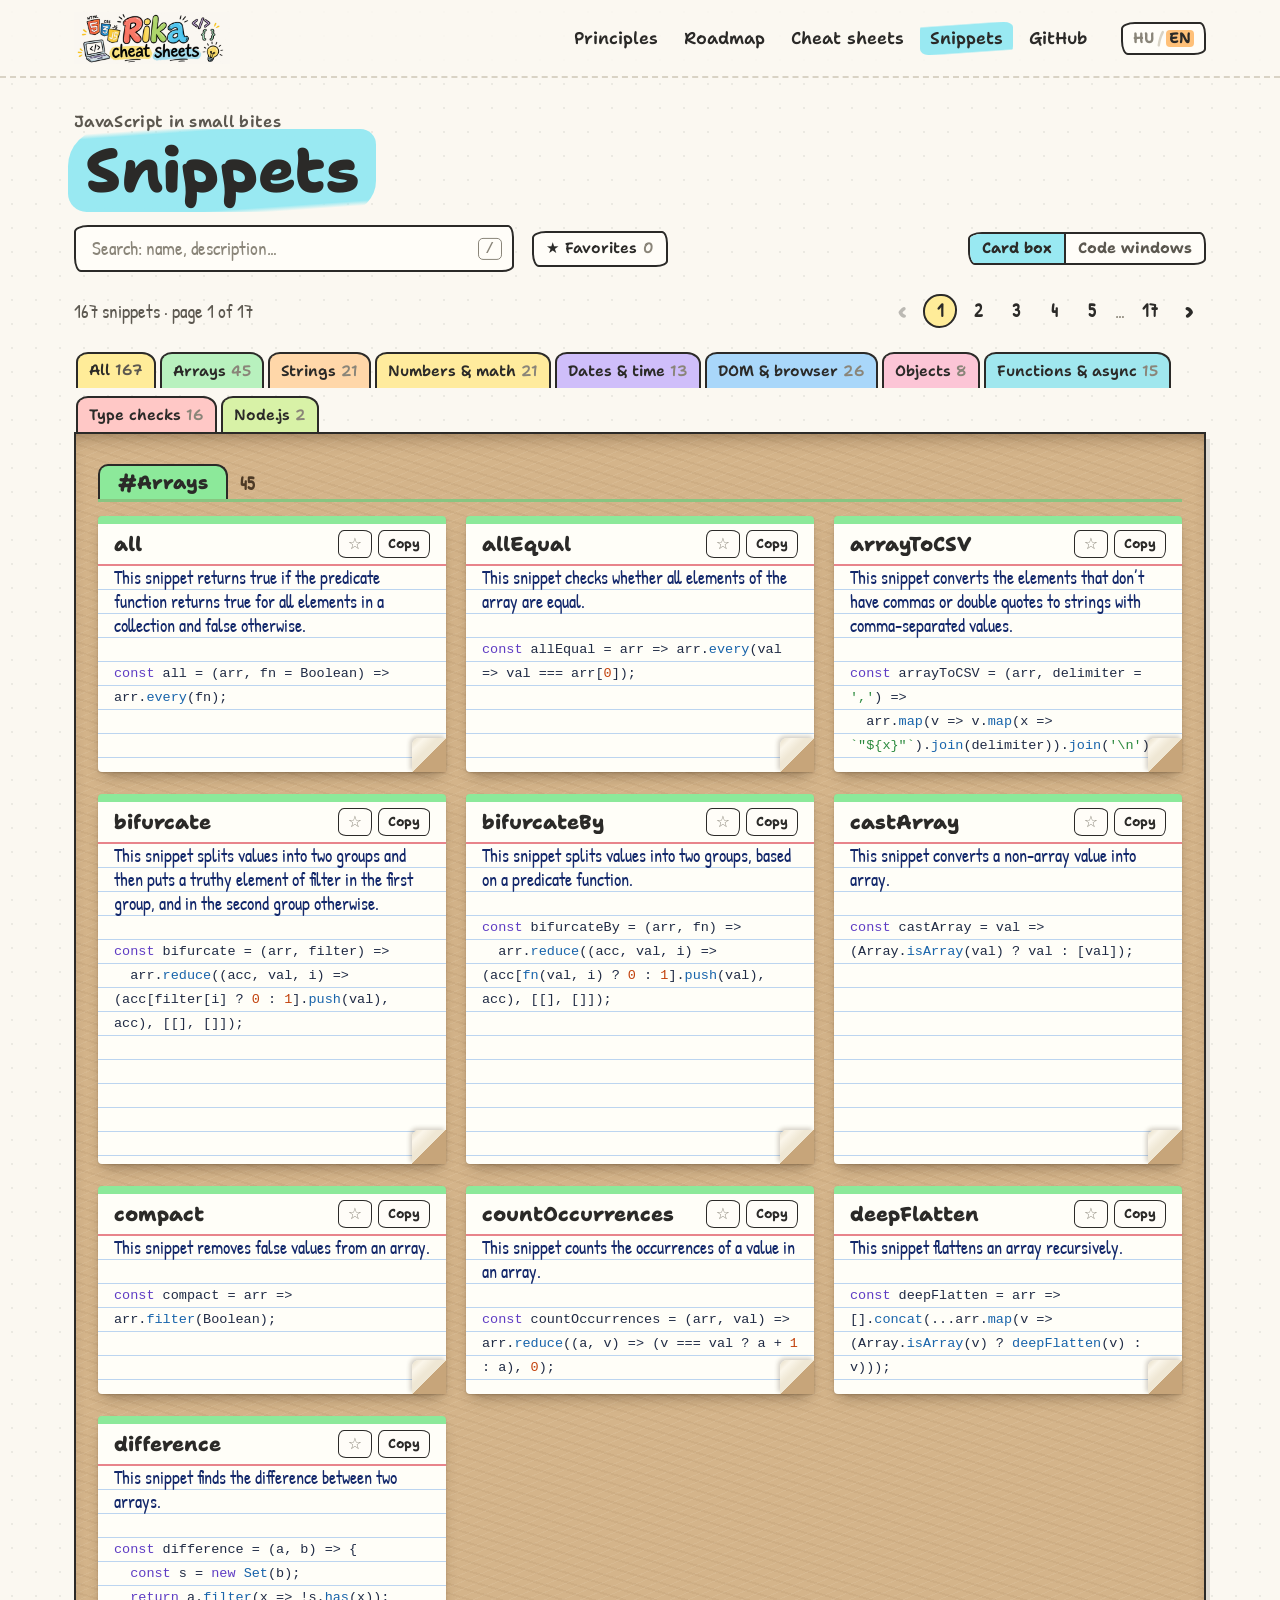
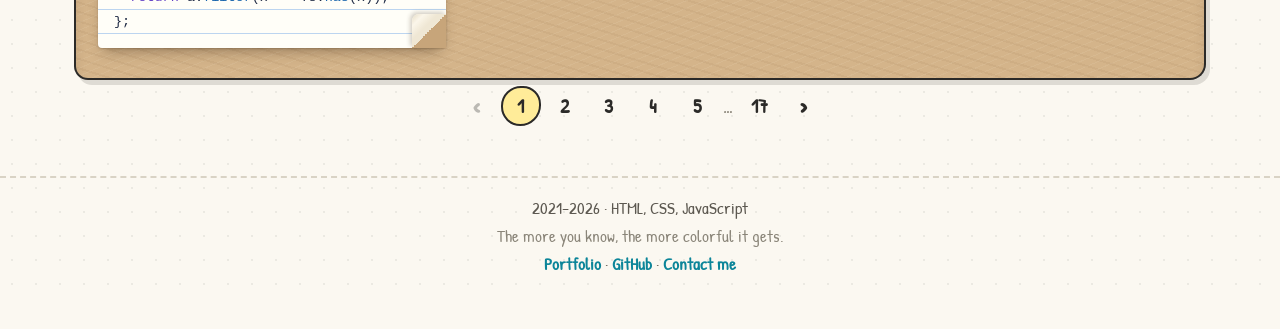
<file: snippets.html>
<!doctype html>
<html lang="en">
<head>
  <meta charset="utf-8">
  <meta name="viewport" content="width=device-width, initial-scale=1">
  <title data-i18n="sn.docTitle">JavaScript snippets · Rika cheat sheets</title>
  <meta name="description" data-i18n-attr="content:sn.desc" content="Short, reusable JavaScript snippets grouped by category, with search, favorites and one-click copy.">
  <link rel="icon" href="assets/favicon.svg" type="image/svg+xml">
  <link rel="preconnect" href="https://fonts.googleapis.com">
  <link rel="preconnect" href="https://fonts.gstatic.com" crossorigin>
  <link rel="stylesheet" href="https://fonts.googleapis.com/css2?family=Patrick+Hand&family=Shantell+Sans:wght@400..800&display=swap">
  <link rel="stylesheet" href="assets/css/base.css">
  <link rel="stylesheet" href="assets/css/snippets.css">
</head>
<body>
  <header class="nav">
    <div class="wrap nav-inner">
      <a class="brand" href="./"><img class="brand-logo" src="assets/img/logo.webp" alt="Rika cheat sheets" width="2000" height="667"></a>
      <nav data-i18n-attr="aria-label:nav.menu" aria-label="Main menu">
        <ul class="nav-links">
          <li><a href="principles.html" data-i18n="nav.principles">Principles</a></li>
          <li><a href="roadmap.html" data-i18n="nav.roadmap">Roadmap</a></li>
          <li><a href="cheatsheets.html" data-i18n="nav.sheets">Cheat sheets</a></li>
          <li><a href="snippets.html" aria-current="page" data-i18n="nav.snippets">Snippets</a></li>
          <li><a href="https://github.com/mazsola739/rika-cheat-sheets" target="_blank" rel="noopener">GitHub</a></li>
        </ul>
      </nav>
      <button type="button" class="lang-toggle" data-lang-toggle>HU / EN</button>
    </div>
  </header>

  <main>
    <section class="page-head wrap">
      <div class="page-head-text">
        <p class="kicker" data-i18n="sn.kicker">JavaScript in small bites</p>
        <h1 class="page-title"><span class="hl hl-teal" data-i18n="sn.title">Snippets</span></h1>
      </div>
    </section>

    <section class="wrap">
      <div class="toolbar">
        <label class="search">
          <span class="sr-only" data-i18n="sn.searchLabel">Search snippets</span>
          <input type="search" id="search" autocomplete="off" data-i18n-attr="placeholder:sn.searchPh" placeholder="Search: name, description…">
          <kbd aria-hidden="true">/</kbd>
        </label>
        <button type="button" class="chip fav-filter" id="fav-filter" aria-pressed="false">★ <span data-i18n="sn.favs">Favorites</span> <span class="chip-count" id="fav-count">0</span></button>
        <div class="seg" id="view-switch" role="group" data-i18n-attr="aria-label:sn.view" aria-label="View">
          <button type="button" data-view="cards" data-i18n="sn.view.cards">Card box</button>
          <button type="button" data-view="windows" data-i18n="sn.view.windows">Code windows</button>
        </div>
      </div>
      <div class="list-head">
        <p class="result-line" id="result-line" aria-live="polite"></p>
        <nav class="pager" id="pager-top" data-i18n-attr="aria-label:sn.pages" aria-label="Pages" hidden></nav>
      </div>
      <ul class="chips cat-chips" id="categories" data-i18n-attr="aria-label:sn.categories" aria-label="Categories"></ul>
      <div class="windows" id="windows">
        <noscript><p class="empty">A snippetekhez JavaScript kell. / Snippets need JavaScript.</p></noscript>
      </div>
      <nav class="pager pager-bottom" id="pager-bottom" data-i18n-attr="aria-label:sn.pages" aria-label="Pages" hidden></nav>
    </section>
  </main>

  <footer class="footer">
    <div class="wrap footer-inner">
      <p>2021–2026 · HTML, CSS, JavaScript</p>
      <p class="footer-motto" data-i18n="footer.motto">The more you know, the more colorful it gets.</p>
      <p class="footer-links"><a href="https://mazsola739.github.io/mazsola739/" target="_blank" rel="noopener" data-i18n="footer.portfolio">Portfolio</a> <span aria-hidden="true">·</span> <a href="https://github.com/mazsola739/rika-cheat-sheets" target="_blank" rel="noopener">GitHub</a> <span aria-hidden="true">·</span> <button type="button" class="linkbtn" data-contact-open>Contact me</button></p>
    </div>
  </footer>

  <script src="assets/js/common.js"></script>
  <script src="assets/js/snippet-runner.js"></script>
  <script src="assets/js/snippets.js"></script>
</body>
</html>
</file>
<file: assets/css/base.css>
/* Rika cheat sheets · közös stílusok
 *
 * Hangulat: a "bal agy" kézzel rajzolt, szürke skicc, a "jobb agy" szivárványos festékfröccs.
 * Ami kész vagy fontos, az kiszíneződik.
 *
 * Színkulcs: --c = kiemelő (világos, filctoll), --a = hangsúly (sötét, szöveghez / pipához).
 */

:root {
  --paper: #fbf8f1;
  --paper-2: #f4efe3;
  --card: #fffdf8;
  --ink: #2b2a28;
  --ink-soft: #5c5850;
  --ink-faint: #8a8579;
  --line: #d9d3c5;
  --hover: #f3eee2;
  --grid-dot: rgba(43, 42, 40, 0.075);
  --shadow: rgba(43, 42, 40, 0.14);
  --gray-hl: #e6e2d8;
  --hatch: #ddd7c9;
  --code-bg: #f6f2e8;
  --must: #ffd43b;
  --good: #ffa94d;
  --rainbow: linear-gradient(90deg, #ff6b6b, #ffa94d, #ffd43b, #69db7c, #38d9a9, #4dabf7, #9775fa, #f783ac);

  /* UX vs UI: türkiz = logikus oldal, narancs = kreatív oldal */
  --teal: #0c8599;
  --teal-l: #99e9f2;
  --orange: #e8590c;
  --orange-l: #ffc078;
  --red: #c92a2a;

  --c: #ffec99;
  --a: #2b2a28;

  --font-hand: "Patrick Hand", "Segoe Print", "Comic Sans MS", system-ui, sans-serif;
  --font-head: "Shantell Sans", "Patrick Hand", "Segoe Print", system-ui, sans-serif;
  --font-code: ui-monospace, "Cascadia Code", "JetBrains Mono", "SFMono-Regular", Consolas, monospace;

  --r-card: 20px 8px 18px 10px / 10px 18px 8px 20px;
  --r-btn: 14px 6px 12px 7px / 7px 12px 6px 14px;
  --r-small: 6px 9px 5px 8px / 8px 5px 9px 6px;
  --wrap: 1180px;
  --gutter: 24px;

  color-scheme: light;
}

*,
*::before,
*::after {
  box-sizing: border-box;
}

html {
  -webkit-text-size-adjust: 100%;
  scroll-padding-top: 72px;
}

body {
  margin: 0;
  min-height: 100vh;
  display: flex;
  flex-direction: column;
  background-color: var(--paper);
  background-image: radial-gradient(var(--grid-dot) 1px, transparent 1.3px);
  background-size: 24px 24px;
  color: var(--ink);
  font-family: var(--font-hand);
  font-size: 19px;
  line-height: 1.4;
}

main {
  flex: 1;
}

a {
  color: inherit;
  text-decoration-thickness: 2px;
  text-underline-offset: 3px;
}

a:hover {
  text-decoration-style: wavy;
}

:focus-visible {
  outline: 3px solid var(--teal);
  outline-offset: 3px;
}

img,
svg {
  max-width: 100%;
}

.sr-only {
  position: absolute;
  width: 1px;
  height: 1px;
  padding: 0;
  margin: -1px;
  overflow: hidden;
  clip: rect(0 0 0 0);
  white-space: nowrap;
  border: 0;
}

.wrap {
  width: 100%;
  max-width: var(--wrap);
  margin-inline: auto;
  padding-inline: var(--gutter);
}

/* ---------- filctoll-kiemelés ---------- */

.hl {
  --hl: color-mix(in srgb, var(--c) var(--pct, 100%), var(--gray-hl));
  padding: 0 0.28em;
  margin: 0 -0.1em;
  border-radius: 0.6em 0.25em 0.5em 0.3em;
  background: linear-gradient(176deg, transparent 6%, var(--hl) 11%, var(--hl) 88%, transparent 93%);
  -webkit-box-decoration-break: clone;
  box-decoration-break: clone;
}

.rainbow-word span:nth-child(8n + 1) { color: #e03131; }
.rainbow-word span:nth-child(8n + 2) { color: #f76707; }
.rainbow-word span:nth-child(8n + 3) { color: #f59f00; }
.rainbow-word span:nth-child(8n + 4) { color: #2f9e44; }
.rainbow-word span:nth-child(8n + 5) { color: #0c8599; }
.rainbow-word span:nth-child(8n + 6) { color: #1c7ed6; }
.rainbow-word span:nth-child(8n + 7) { color: #7048e8; }
.rainbow-word span:nth-child(8n + 8) { color: #d6336c; }

/* ---------- navigáció ---------- */

.nav {
  position: relative;
  z-index: 10;
  border-bottom: 2px dashed var(--line);
  background: color-mix(in srgb, var(--paper) 90%, transparent);
}

.nav-inner {
  display: flex;
  flex-wrap: wrap;
  align-items: center;
  justify-content: space-between;
  gap: 8px 20px;
  padding-block: 12px;
}

.brand {
  display: inline-flex;
  align-items: center;
  gap: 10px;
  font: 800 20px/1 var(--font-head);
  text-decoration: none;
  white-space: nowrap;
}

.brand-logo {
  display: block;
  width: auto;
  height: 52px;
  mix-blend-mode: multiply; /* a logó fehér háttere beleolvad a papírba */
}

.nav-links {
  display: flex;
  flex-wrap: wrap;
  gap: 4px 6px;
  margin: 0;
  padding: 0;
  list-style: none;
  font: 600 17px/1 var(--font-head);
}

.nav-links a {
  display: inline-block;
  padding: 8px 10px;
  border-radius: var(--r-small);
  text-decoration: none;
}

.nav-links a:hover {
  background: var(--hover);
}

/* az aktív menüpont ugyanazzal a filccel van kiemelve, mint az oldal címe */
.nav-links a[aria-current="page"] {
  background: linear-gradient(176deg, transparent 12%, var(--nav-hl, var(--teal-l)) 16%, var(--nav-hl, var(--teal-l)) 84%, transparent 88%);
}

.nav-links a[href="principles.html"] { --nav-hl: #d0bfff; }
.nav-links a[href="roadmap.html"] { --nav-hl: #b2f2bb; }
.nav-links a[href="cheatsheets.html"] { --nav-hl: var(--orange-l); }
.nav-links a[href="snippets.html"] { --nav-hl: var(--teal-l); }

.lang-toggle {
  display: inline-flex;
  align-items: center;
  gap: 3px;
  margin-left: 4px;
  padding: 6px 10px;
  border: 2px solid var(--ink);
  border-radius: var(--r-btn);
  background: var(--card);
  color: var(--ink-faint);
  font: 700 15px/1 var(--font-head);
  cursor: pointer;
}

.lang-toggle:hover {
  background: var(--hover);
}

.lang-toggle .on {
  padding: 1px 3px;
  border-radius: 4px;
  background: var(--orange-l);
  color: var(--ink);
}

.lang-toggle .sep {
  color: var(--line);
}

.nav-inner > nav {
  margin-left: auto;
}

/* telefonon a menü alsó fülsáv, mint egy appban: fent csak a logó és a HU / EN marad */
.nav-links a::before {
  display: none;
}

@media (max-width: 760px) {
  body {
    padding-bottom: calc(68px + env(safe-area-inset-bottom));
  }

  .nav-inner {
    flex-wrap: nowrap;
    padding-block: 8px;
  }

  .brand-logo {
    height: 44px;
  }

  .nav-links {
    position: fixed;
    z-index: 40;
    left: 0;
    right: 0;
    bottom: 0;
    display: grid;
    grid-template-columns: repeat(4, 1fr);
    gap: 0;
    padding-bottom: env(safe-area-inset-bottom);
    border-top: 2.5px solid var(--ink);
    background: var(--card);
    font-size: 13px;
  }

  .nav-links li:has(a[target="_blank"]) {
    display: none; /* a GitHub link a láblécben van */
  }

  .nav-links a,
  .nav-links a[aria-current="page"] {
    display: flex;
    flex-direction: column;
    align-items: center;
    gap: 3px;
    height: 100%;
    padding: 8px 2px 9px;
    border-radius: 0;
    text-align: center;
  }

  .nav-links a[aria-current="page"] {
    background: var(--nav-hl);
  }

  .nav-links a::before {
    display: block;
    font-size: 22px;
    line-height: 1;
  }

  .nav-links a[href="principles.html"]::before { content: "🎡"; }
  .nav-links a[href="roadmap.html"]::before { content: "🗺️"; }
  .nav-links a[href="cheatsheets.html"]::before { content: "📐"; }
  .nav-links a[href="snippets.html"]::before { content: "🗂️"; }

  body .toast {
    bottom: calc(84px + env(safe-area-inset-bottom));
  }
}

/* ---------- oldalfejléc ---------- */

.page-head {
  position: relative;
  padding-block: 34px 22px;
}

.kicker {
  margin: 0 0 6px;
  font: 600 16px/1.3 var(--font-head);
  color: var(--ink-soft);
  letter-spacing: 0.02em;
}

.page-title {
  margin: 0;
  max-width: 14ch;
  font: 800 clamp(38px, 5.6vw, 62px)/1.04 var(--font-head);
  letter-spacing: -0.01em;
}

.lead {
  max-width: 36ch;
  margin: 14px 0 0;
  font-size: 22px;
  line-height: 1.35;
  color: var(--ink-soft);
}

/* fejléc: széles képernyőn szöveg balra, kép jobbra; keskenyen a kép felül, teljes szélességben */
.page-head {
  display: flex;
  flex-wrap: wrap;
  align-items: center;
  gap: 18px 36px;
}

.page-head-text {
  flex: 1 1 340px;
  min-width: 0;
}

/* az aloldalakon nincs kép a szöveg mellett, így a bevezető szélesebb lehet */
.page-head .lead {
  max-width: 62ch;
}

.page-head > .splash {
  order: 2;
  flex: 1.4 1 440px;
  min-width: 0;
}

.splash {
  pointer-events: none;
}

.splash.has-image .art-img {
  height: auto;
  object-position: center;
}

/* ha már nem fér el egymás mellett, a kép kerüljön a szöveg fölé */
@media (max-width: 880px) {
  .page-head > .splash {
    order: -1;
    flex-basis: 100%;
  }
}

/* ---------- illusztráció: firkák + agy + fröccs ---------- */

.art-svg {
  display: block;
  width: 100%;
  height: 100%;
  overflow: visible;
}

/*
 * Saját képfájl (ART_IMAGE) esetén két egymásra tett réteg:
 *  - alul fekete-fehér (.art-gray), felül színes (.art-color)
 *  - betöltéskor egy puha szélű "ecsetvonás" balról jobbra végigsöpör: ahol áthalad,
 *    a szürke eltűnik és előjön a szín. A --sweep egy animálható (regisztrált) változó.
 * A szélek elhalványulnak, és a multiply miatt a kép világos háttere beleolvad a papírba.
 */
@property --sweep {
  syntax: "<percentage>";
  inherits: false;
  initial-value: 0%;
}

.has-image {
  position: relative;
}

.art-img {
  --edge-x: linear-gradient(90deg, transparent 0, #000 6%, #000 94%, transparent 100%);
  --edge-y: linear-gradient(180deg, transparent 0, #000 8%, #000 92%, transparent 100%);
  display: block;
  width: 100%;
  height: 100%;
  object-fit: contain;
  object-position: right center;
  filter: brightness(1.04);
  mix-blend-mode: multiply;
  -webkit-mask-image: var(--edge-x), var(--edge-y);
  -webkit-mask-composite: source-in;
  mask-image: var(--edge-x), var(--edge-y);
  mask-composite: intersect;
}

.art-gray {
  filter: grayscale(1) brightness(1.04);
  -webkit-mask-image: linear-gradient(90deg, transparent calc(var(--sweep) - 14%), #000 var(--sweep)), var(--edge-x), var(--edge-y);
  mask-image: linear-gradient(90deg, transparent calc(var(--sweep) - 14%), #000 var(--sweep)), var(--edge-x), var(--edge-y);
  animation: art-sweep 3.2s cubic-bezier(0.45, 0, 0.25, 1) 0.4s both;
}

.art-color {
  position: absolute;
  inset: 0;
  height: 100% !important;
  -webkit-mask-image: linear-gradient(90deg, #000 calc(var(--sweep) - 14%), transparent var(--sweep)), var(--edge-x), var(--edge-y);
  mask-image: linear-gradient(90deg, #000 calc(var(--sweep) - 14%), transparent var(--sweep)), var(--edge-x), var(--edge-y);
  animation: art-sweep 3.2s cubic-bezier(0.45, 0, 0.25, 1) 0.4s both;
}

/* amíg a kép töltődik: üres hely (a méret már megvan), a söprés csak betöltés után indul */
.has-image.is-loading .art-img {
  visibility: hidden;
  animation: none;
}

@keyframes art-sweep {
  from {
    --sweep: 0%;
  }
  to {
    --sweep: 114%;
  }
}

/*
 * "Színes zseblámpa" (common.js: enableColorPeek): a söprés után a két réteg maszkja egy kör lesz.
 * Alapból a kör óriási (minden színes); egérrel fölé állva összeszűkül a kurzor körül,
 * a kör körül pedig előjön a fekete-fehér réteg. Kilépéskor a kör újra kitágul.
 */
@property --r {
  syntax: "<length>";
  inherits: true;
  initial-value: 4000px;
}

@property --mx {
  syntax: "<length>";
  inherits: true;
  initial-value: 0px;
}

@property --my {
  syntax: "<length>";
  inherits: true;
  initial-value: 0px;
}

.has-image.peek-ready {
  --r: var(--r-big, 4000px);
  pointer-events: auto;
  transition:
    --r 1.4s cubic-bezier(0.25, 0.6, 0.3, 1),
    --mx 0.2s ease-out,
    --my 0.2s ease-out;
}

/* befelé (szürkülés) lassan, hogy egy véletlen ráhúzás ne rántsa szürkébe a képet */
.has-image.peek-ready.is-peek {
  --r: 130px;
  transition:
    --r 1.6s cubic-bezier(0.45, 0, 0.25, 1),
    --mx 0.2s ease-out,
    --my 0.2s ease-out;
}

.has-image.no-peek-anim {
  transition: none !important;
}

.peek-ready .art-color {
  -webkit-mask-image: radial-gradient(circle var(--r) at var(--mx) var(--my), #000 calc(var(--r) * 0.45), transparent var(--r)), var(--edge-x), var(--edge-y);
  mask-image: radial-gradient(circle var(--r) at var(--mx) var(--my), #000 calc(var(--r) * 0.45), transparent var(--r)), var(--edge-x), var(--edge-y);
}

.peek-ready .art-gray {
  -webkit-mask-image: radial-gradient(circle var(--r) at var(--mx) var(--my), transparent calc(var(--r) * 0.45), #000 var(--r)), var(--edge-x), var(--edge-y);
  mask-image: radial-gradient(circle var(--r) at var(--mx) var(--my), transparent calc(var(--r) * 0.45), #000 var(--r)), var(--edge-x), var(--edge-y);
}

.splat {
  transform-box: fill-box;
  transform-origin: center;
  transition: transform 0.45s cubic-bezier(0.3, 1.6, 0.5, 1), opacity 0.3s;
}

.splat.off {
  transform: scale(0);
  opacity: 0;
}

.brain-fill {
  fill: #fff;
}

.brain-outline {
  fill: none;
  stroke: var(--ink);
  stroke-width: 3.4;
  stroke-linejoin: round;
}

.strand,
.strand-c path {
  fill: none;
  stroke-linecap: round;
  stroke-linejoin: round;
}

.strand,
.s-out {
  stroke: var(--ink);
  stroke-width: calc(var(--sw) * 0.42px);
}

.s-in {
  stroke: transparent;
  stroke-width: 0;
}

.strand-c path {
  transition: stroke 0.6s ease, stroke-width 0.6s ease;
}

.strand-c:not(.off) .s-out {
  stroke-width: calc(var(--sw) * 0.98px);
}

.strand-c:not(.off) .s-in {
  stroke: var(--g);
  stroke-width: calc(var(--sw) * 0.6px);
}

.doodles .dd-line {
  fill: none;
  stroke: var(--ink);
  stroke-width: 2.2;
  stroke-linecap: round;
  stroke-linejoin: round;
}

.doodles .dd-fill {
  fill: var(--orange-l);
}

.doodles .dd-thin {
  stroke-width: 1.6;
}

.doodles .dd-dash {
  stroke: var(--ink-faint);
  stroke-dasharray: 4 5;
}

.doodles .dd-gear {
  stroke-width: 6;
  stroke-dasharray: 5 4.3;
}

.doodles .dd-dot {
  fill: var(--teal);
}

.doodles .dd-tick {
  stroke: var(--orange);
  stroke-width: 2.6;
}

.doodles .dd-text {
  fill: var(--ink);
  font-family: var(--font-hand);
  font-size: 19px;
}

.doodles .dd-big {
  font-family: var(--font-head);
  font-weight: 800;
  font-size: 30px;
}

/* ---------- vázlat-kártya ---------- */

.card {
  position: relative;
  background: var(--card);
  border: 2.5px solid var(--ink);
  border-radius: var(--r-card);
  box-shadow: 4px 5px 0 var(--shadow);
  padding: 14px 16px 14px;
}

.card-head {
  display: flex;
  align-items: center;
  gap: 10px;
  margin-bottom: 8px;
}

.badge {
  flex: none;
  display: grid;
  place-items: center;
  width: 30px;
  height: 30px;
  border-radius: 50%;
  background: var(--ink);
  color: var(--paper);
  font: 800 15px/1 var(--font-head);
}

.card-title {
  flex: 1;
  margin: 0;
  font: 700 21px/1.25 var(--font-head);
}

/* ---------- gombok, chipek, kereső ---------- */

.btn {
  display: inline-flex;
  align-items: center;
  justify-content: center;
  gap: 8px;
  min-height: 42px;
  padding: 8px 16px;
  border: 2.5px solid var(--ink);
  border-radius: var(--r-btn);
  background: var(--card);
  box-shadow: 3px 3px 0 var(--ink);
  color: var(--ink);
  font: 700 16px/1.1 var(--font-head);
  text-decoration: none;
  cursor: pointer;
  transition: transform 0.1s, box-shadow 0.1s;
}

.btn:hover {
  transform: translate(-1px, -1px);
  box-shadow: 4px 4px 0 var(--ink);
  text-decoration: none;
}

.btn:active {
  transform: translate(2px, 2px);
  box-shadow: 1px 1px 0 var(--ink);
}

.btn[disabled] {
  opacity: 0.6;
  cursor: progress;
}

.btn-primary {
  background: var(--orange-l);
}

.btn-ghost {
  background: transparent;
  box-shadow: none;
  border-style: dashed;
  color: var(--ink-soft);
}

.btn-ghost:hover {
  box-shadow: none;
}

.btns {
  display: flex;
  flex-wrap: wrap;
  gap: 12px;
}

/* szegmentált nézetváltó (pl. Poszter / Füzet / Blueprint) */
.seg {
  display: inline-flex;
  border: 2px solid var(--ink);
  border-radius: var(--r-btn);
  overflow: hidden;
  background: var(--card);
}

.seg button {
  padding: 7px 12px;
  border: 0;
  border-right: 2px solid var(--ink);
  background: transparent;
  color: var(--ink-soft);
  font: 700 15px/1 var(--font-head);
  cursor: pointer;
}

.seg button:last-child {
  border-right: 0;
}

.seg button[aria-pressed="true"] {
  background: var(--teal-l);
  color: var(--ink);
}

.chips {
  display: flex;
  flex-wrap: wrap;
  gap: 8px;
  margin: 0;
  padding: 0;
  list-style: none;
}

.chip {
  display: inline-flex;
  align-items: center;
  gap: 6px;
  min-height: 36px;
  padding: 5px 12px;
  border: 2px solid var(--ink);
  border-radius: var(--r-btn);
  background: var(--card);
  color: var(--ink);
  font: 600 15px/1 var(--font-head);
  cursor: pointer;
}

.chip:hover {
  background: var(--hover);
}

.chip[aria-pressed="true"] {
  background: var(--c);
  box-shadow: 2px 2px 0 var(--ink);
}

.chip-count {
  color: var(--ink-faint);
  font-weight: 600;
}

.chip[aria-pressed="true"] .chip-count {
  color: var(--ink-soft);
}

.search {
  position: relative;
  flex: 1 1 280px;
  max-width: 440px;
}

.search input {
  width: 100%;
  min-height: 46px;
  padding: 10px 44px 10px 16px;
  border: 2.5px solid var(--ink);
  border-radius: var(--r-btn);
  background: var(--card);
  color: var(--ink);
  font: 19px/1.2 var(--font-hand);
}

.search input::placeholder {
  color: var(--ink-faint);
}

.search kbd {
  position: absolute;
  right: 12px;
  top: 50%;
  transform: translateY(-50%);
  padding: 1px 7px;
  border: 1.5px solid var(--ink-faint);
  border-radius: 5px;
  color: var(--ink-faint);
  font: 600 14px/1.3 var(--font-code);
  pointer-events: none;
}

.toolbar {
  display: flex;
  flex-wrap: wrap;
  align-items: center;
  gap: 14px 18px;
  margin-bottom: 22px;
}

.level {
  display: inline-block;
  padding: 2px 9px;
  border: 1.8px solid currentColor;
  border-radius: var(--r-small);
  font: 700 13px/1.4 var(--font-head);
  letter-spacing: 0.02em;
  white-space: nowrap;
}

.level-kezdo { color: #2f9e44; }
.level-kozep { color: #c25e00; }
.level-halado { color: #7048e8; }

.empty {
  padding: 30px 0;
  text-align: center;
  color: var(--ink-soft);
  font-size: 22px;
}

/* ---------- kód ---------- */

code,
pre,
kbd {
  font-family: var(--font-code);
  font-variant-ligatures: none;
}

.code {
  position: relative;
  margin: 10px 0 0;
}

.code pre {
  margin: 0;
  padding: 12px 14px;
  overflow-x: auto;
  background: var(--code-bg);
  border: 2px solid var(--ink);
  border-radius: var(--r-small);
  font-size: 14.5px;
  line-height: 1.55;
  tab-size: 2;
}

.code-label {
  display: inline-block;
  margin-bottom: 4px;
  font: 600 14px/1 var(--font-head);
  color: var(--ink-soft);
}

.copy {
  position: absolute;
  top: 6px;
  right: 6px;
  display: inline-flex;
  align-items: center;
  gap: 4px;
  padding: 4px 9px;
  border: 1.8px solid var(--ink);
  border-radius: var(--r-small);
  background: var(--card);
  color: var(--ink);
  font: 600 13px/1.2 var(--font-head);
  cursor: pointer;
  opacity: 0.85;
}

.code-label + .copy {
  top: 26px;
}

.copy:hover,
.copy:focus-visible {
  opacity: 1;
  background: #ffe066;
}

.tok-k { color: #7048e8; }
.tok-s { color: #2b8a3e; }
.tok-n { color: #d9480f; }
.tok-c { color: #8a8579; font-style: italic; }
.tok-f { color: #1971c2; }

/* ---------- jelmagyarázat-pötty ---------- */

.dot {
  display: inline-block;
  width: 10px;
  height: 10px;
  flex: none;
  border-radius: 50%;
  background: var(--must);
  box-shadow: 0 0 0 1.6px var(--ink);
}

.level-good .dot { background: var(--good); }

.level-extra .dot {
  background: transparent;
  box-shadow: none;
  border: 1.8px dashed var(--ink-faint);
}

/* ---------- lábléc, toast ---------- */

.footer {
  margin-top: 40px;
  border-top: 2px dashed var(--line);
  color: var(--ink-soft);
  font-size: 17px;
}

.footer-inner {
  display: grid;
  gap: 4px;
  padding-block: 18px 30px;
  text-align: center;
}

.footer p {
  margin: 0;
}

.footer-motto {
  color: var(--ink-faint);
}

.footer a,
.linkbtn {
  color: var(--teal);
  font-weight: 700;
  text-decoration: none;
}

.footer a:hover,
.linkbtn:hover {
  text-decoration: underline wavy;
  text-decoration-thickness: 2px;
  text-underline-offset: 3px;
}

.linkbtn {
  appearance: none;
  padding: 0;
  border: 0;
  background: none;
  font: inherit;
  font-weight: 700;
  cursor: pointer;
}

/* Contact me ablak */
.contact {
  position: fixed;
  width: calc(100% - 32px);
  max-width: 480px;
  padding: 22px 24px 20px;
  border: 2.5px solid var(--ink);
  border-radius: var(--r-card);
  background: var(--card);
  box-shadow: 5px 5px 0 var(--ink);
  color: var(--ink);
}

.contact::backdrop {
  background: rgba(43, 42, 40, 0.5);
}

.contact h2 {
  margin: 0 40px 4px 0;
  font: 800 26px/1.2 var(--font-head);
}

.contact-lead {
  margin: 0 0 14px;
  color: var(--ink-soft);
}

.contact label {
  display: block;
  margin-bottom: 12px;
  font-weight: 700;
}

.contact input,
.contact textarea {
  display: block;
  width: 100%;
  margin-top: 4px;
  padding: 8px 10px;
  border: 2px solid var(--ink);
  border-radius: var(--r-small);
  background: var(--paper);
  color: var(--ink);
  font: 17px/1.3 var(--font-hand);
}

.contact textarea {
  min-height: 120px;
  resize: vertical;
}

.contact .botcheck {
  display: none;
}

.contact-send {
  width: 100%;
}

.contact-status {
  min-height: 1.5em;
  margin: 10px 0 0;
  font-weight: 700;
}

.contact-small {
  margin: 4px 0 0;
  color: var(--ink-faint);
  font-size: 15px;
}

.contact-close {
  position: absolute;
  top: 14px;
  right: 14px;
  width: 34px;
  height: 34px;
  border: 2px solid var(--ink);
  border-radius: 50%;
  background: var(--paper);
  color: var(--ink);
  font-size: 22px;
  line-height: 1;
  cursor: pointer;
}

.contact-close:hover {
  background: var(--hover);
}

.toast {
  position: fixed;
  z-index: 50;
  left: 50%;
  bottom: 22px;
  max-width: calc(100% - 32px);
  padding: 10px 18px;
  transform: translate(-50%, 20px);
  border-radius: 12px 6px 14px 8px;
  background: var(--ink);
  color: var(--paper);
  font: 600 16px/1.3 var(--font-head);
  opacity: 0;
  pointer-events: none;
  transition: opacity 0.25s, transform 0.25s;
}

.toast.show {
  opacity: 1;
  transform: translate(-50%, 0);
}

/* ---------- reszponzív ---------- */

@media (max-width: 760px) {
  :root {
    --gutter: 16px;
  }

  body {
    font-size: 18px;
  }

  .page-head {
    padding-block: 26px 16px;
  }

  .page-head > .splash {
    order: -1;
    flex-basis: 100%;
  }

  .lead {
    font-size: 20px;
  }

}

@media (prefers-reduced-motion: reduce) {
  *,
  *::before,
  *::after {
    animation-duration: 0.01ms !important;
    transition-duration: 0.01ms !important;
  }
}

@media print {
  body {
    background: #fff;
    font-size: 13px;
  }

  .nav,
  .footer,
  .contact,
  .toolbar,
  .copy,
  .no-print,
  .splash,
  .toast {
    display: none !important;
  }

  .card {
    box-shadow: none;
    break-inside: avoid;
  }

  a {
    text-decoration: none;
  }
}
</file>
<file: assets/css/home.css>
/* Kezdőlap */

.hero {
  padding-block: 18px 10px;
}

.hero-art {
  width: 100%;
  aspect-ratio: 1000 / 420;
  max-height: 440px;
  margin-inline: auto;
}

.hero-art.has-image {
  aspect-ratio: auto;
  max-height: none;
}

.hero-art.has-image .art-img {
  height: auto;
  object-position: center;
}

.hero-text {
  max-width: 760px;
  margin: 6px auto 0;
  text-align: center;
}

.hero-text .lead {
  max-width: 46ch;
  margin-inline: auto;
}

.hero-title {
  margin: 4px 0 0;
  font: 800 clamp(44px, 7vw, 80px)/1.02 var(--font-head);
  letter-spacing: -0.01em;
}

/* a logó fehér háttere beleolvad a papírba */
.hero-logo {
  display: block;
  width: min(100%, 620px);
  height: auto;
  margin: 0 auto;
  mix-blend-mode: multiply;
}

.hero-btns {
  justify-content: center;
  margin-top: 22px;
}

/* kis kézírásos megjegyzés a gombok alatt: honnan indult a gyűjtemény */
.origin-note {
  display: inline-block;
  margin: 22px 0 0;
  padding: 4px 16px;
  color: #1c3d96;
  font-size: 20px;
  background: linear-gradient(176deg, transparent 8%, #ffec99 12%, #ffec99 86%, transparent 92%);
  transform: rotate(-1.5deg);
}

.tips {
  margin-top: 46px;
}

.tips-title {
  --c: var(--teal-l);
  margin: 0 0 12px;
  font: 800 24px/1.2 var(--font-head);
}

.tips-list {
  display: flex;
  flex-wrap: wrap;
  gap: 10px 26px;
  margin: 0;
  padding: 0;
  list-style: none;
  color: var(--ink-soft);
}

.tips-list kbd,
.tips-list code,
.tip-badge {
  display: inline-block;
  padding: 1px 8px;
  border: 1.8px solid var(--ink);
  border-radius: var(--r-small);
  background: var(--card);
  color: var(--ink);
  font: 600 14px/1.5 var(--font-code);
}

/* asztali gépen a kezdőlap egy képernyőre fér: a kép annyi helyet kap, amennyi a többi után marad */
@media (min-width: 761px) and (min-height: 560px) {
  body.home {
    display: flex;
    flex-direction: column;
    height: 100vh;
    height: 100svh;
  }

  /* csak a kép zsugorodik; ha az sem elég, az oldal inkább görgethető, de semmi nem csúszik egymásra */
  body.home main {
    display: flex;
    flex: 1 0 auto;
    flex-direction: column;
  }

  .home .hero {
    display: flex;
    flex: 1 0 auto;
    flex-direction: column;
    padding-block: 10px 0;
  }

  /* a kép magassága a maradék hely, a szélessége ebből jön (így a puha szélek a kép szélén maradnak) */
  .home .hero-art,
  .home .hero-art.has-image {
    flex: 1 1 0;
    align-self: center;
    width: auto;
    max-width: 100%;
    min-height: 90px;
    max-height: 440px;
    aspect-ratio: 2000 / 669;
  }

  .home .hero-art.has-image .art-img,
  .home .hero-art .art-svg {
    width: 100%;
    height: 100%;
    object-fit: contain;
  }

  .home .hero-text {
    margin-top: 2px;
  }

  .home .hero-logo {
    width: auto;
    max-width: 100%;
    height: clamp(70px, 15vh, 190px);
  }

  .home .hero-text .lead {
    margin-top: 6px;
    font-size: 20px;
  }

  .home .hero-btns {
    margin-top: 14px;
  }

  .home .origin-note {
    margin-top: 14px;
  }

  .home .tips {
    flex-shrink: 0;
    margin-top: 16px;
  }

  .home .tips-title {
    margin-bottom: 8px;
    font-size: 20px;
  }

  .home .footer {
    margin-top: 14px;
  }

  .home .footer-inner {
    padding-block: 8px 12px;
  }
}
</file>
<file: assets/css/cheatsheets.css>
/* Cheat sheetek: dossziéfüles lista; egy lapon fent a kattintgatós poszter, alatta a blueprint lista. */

.hl-orange {
  --c: var(--orange-l);
}

/* ---------- lista ---------- */

.sheet-grid {
  display: grid;
  grid-template-columns: repeat(auto-fill, minmax(290px, 1fr));
  gap: 24px;
}

.sheet-card {
  display: flex;
  flex-direction: column;
  gap: 6px;
  text-decoration: none;
  transition: transform 0.15s, box-shadow 0.15s;
}

.sheet-card:hover {
  transform: translate(-2px, -2px) rotate(-0.4deg);
  box-shadow: 7px 8px 0 var(--shadow);
  text-decoration: none;
}

/* a cím dossziéfülként áll ki a kártya tetejéből, mellette egy kis jel */
.sheet-grid {
  row-gap: 54px;
  padding-top: 30px;
  /* minden dosszié egyforma magas, a fül hossza nem számít */
  grid-auto-rows: 1fr;
}

.sheet-card {
  /* a dosszié a saját színének nagyon halvány árnyalatát kapja */
  --tint: color-mix(in srgb, var(--c) 26%, var(--card));
  border-top-left-radius: 4px;
  background: var(--tint);
}

.sheet-tab {
  position: absolute;
  left: -2.5px;
  bottom: calc(100% - 1px);
  display: inline-flex;
  align-items: center;
  gap: 10px;
  max-width: calc(100% + 5px);
  margin: 0;
  padding: 7px 16px 4px;
  border: 2.5px solid var(--ink);
  border-bottom: 0;
  border-radius: 14px 16px 0 0 / 12px 14px 0 0;
  background: var(--tint, var(--card));
  font: 800 19px/1.15 var(--font-head);
}

/* eltakarja a kártya felső keretét a fül alatt, így a kettő egy darab */
.sheet-tab::after {
  content: "";
  position: absolute;
  left: 0;
  right: 0;
  bottom: -4px;
  height: 6px;
  background: var(--tint, var(--card));
}

.sheet-tab-title {
  overflow: hidden;
  text-overflow: ellipsis;
  white-space: nowrap;
}

.sheet-icon {
  flex: none;
  min-width: 26px;
  padding: 2px 6px;
  border-radius: 7px;
  background: var(--c);
  color: var(--ink);
  font: 700 16px/1.2 var(--font-code);
  text-align: center;
}

.sheet-play {
  padding: 1px 9px;
  border-radius: 999px;
  background: #99e9f2;
  color: var(--ink);
  font: 700 13px/1.5 var(--font-head);
}

.sheet-intro {
  margin: 0;
  color: var(--ink-soft);
}

.sheet-meta {
  display: flex;
  flex-wrap: wrap;
  align-items: center;
  gap: 6px 12px;
  margin: 4px 0 0;
  color: var(--ink-faint);
  font-size: 16px;
}

.sheet-tags {
  display: flex;
  flex-wrap: wrap;
  gap: 4px 10px;
  margin: 0;
  color: var(--teal);
  font: 600 14px/1.3 var(--font-head);
}

.sheet-open {
  margin-top: auto;
  align-self: flex-end;
  font: 700 16px/1 var(--font-head);
  color: var(--a);
}

/* ---------- egy sheet: fejléc ---------- */

.sheet {
  padding-block: 26px 10px;
}

.sheet-paper {
  position: relative;
}

/* vissza a listához: jól látható címke a bal felső sarokban */
.back {
  display: flex;
  align-items: center;
  gap: 6px;
  width: fit-content;
  margin-bottom: 16px;
  padding: 8px 16px 7px 12px;
  border: 2.2px solid var(--ink);
  border-radius: 999px;
  background: var(--card);
  box-shadow: 2px 3px 0 var(--shadow);
  color: var(--ink);
  font: 700 16px/1 var(--font-head);
  text-decoration: none;
  transition: transform 0.15s, background 0.15s;
}

.back:hover,
.back:focus-visible {
  transform: translateX(-3px);
  background: var(--c);
  text-decoration: none;
}

/* a sötét blueprint lapon a lap saját színével világít */
.sheet-paper .back {
  border-color: var(--c);
  background: var(--c);
  box-shadow: 0 0 0 3px rgba(255, 255, 255, 0.08);
  color: #141b2d;
}

.sheet-paper .back:hover,
.sheet-paper .back:focus-visible {
  background: #fff;
  border-color: #fff;
}

.sheet-head {
  margin-bottom: 26px;
}

.sheet-title {
  display: flex;
  flex-wrap: wrap;
  align-items: baseline;
  gap: 0 18px;
  margin: 0;
  font: 800 clamp(36px, 6vw, 64px)/1.05 var(--font-head);
}

.sheet-name {
  color: var(--a);
  text-shadow: 3px 3px 0 var(--c);
}

.sheet-name-icon {
  font: 700 0.6em/1 var(--font-code);
  color: var(--c);
}

.sheet-sub {
  font-size: 0.55em;
  letter-spacing: 0.04em;
  text-decoration: underline wavy var(--orange) 3px;
  text-underline-offset: 8px;
}

.sheet-head .sheet-intro {
  max-width: 60ch;
  margin-top: 10px;
  font-size: 20px;
}

.sheet-tools {
  display: flex;
  flex-wrap: wrap;
  align-items: center;
  gap: 10px 16px;
  margin-top: 16px;
}

.sheet-count {
  color: var(--ink-faint);
  font-size: 16px;
}

/* ---------- kattintható kód ---------- */

.cs-code {
  display: inline-block;
  max-width: 100%;
  padding: 1px 6px;
  border-radius: 6px;
  font-size: 15px;
  line-height: 1.5;
  white-space: pre-wrap;
  word-break: break-word;
  cursor: copy;
  transition: background 0.15s;
}

.cs-code:hover,
.cs-code:focus-visible {
  background: color-mix(in srgb, var(--c) 55%, transparent);
}

/* a többsoros kód ugyanúgy néz ki, mint az egysoros: nincs külön doboz, csak a sorok egymás alatt */
.cs-multi {
  display: block;
  margin: 1px 0;
  overflow-x: auto;
  white-space: pre;
}

/* ---------- a felsorolós rész: BLUEPRINT (sötét tervrajz, ágazó vonalak) ---------- */

.view-blueprint .sheet-paper {
  padding: 50px 54px 46px;
  color: #e7f0ff;
  background-color: #141b2d;
  background-image:
    linear-gradient(rgba(116, 192, 252, 0.08) 1px, transparent 1px),
    linear-gradient(90deg, rgba(116, 192, 252, 0.08) 1px, transparent 1px);
  background-size: 22px 22px;
  border: 1px solid #0b1020;
  border-radius: 3px;
  box-shadow: 0 2px 3px rgba(20, 30, 25, 0.18), 0 14px 30px rgba(20, 30, 25, 0.28);
}

/* ---------- tervezőasztal: a lap egy rácsos rajzasztalon fekszik ---------- */

#app.desk {
  overflow-x: clip;
  background-color: #d8ddd2;
  background-image:
    radial-gradient(ellipse at 50% 30%, rgba(255, 255, 255, 0.35), transparent 70%),
    linear-gradient(rgba(60, 80, 68, 0.09) 1px, transparent 1px),
    linear-gradient(90deg, rgba(60, 80, 68, 0.09) 1px, transparent 1px),
    linear-gradient(rgba(60, 80, 68, 0.05) 1px, transparent 1px),
    linear-gradient(90deg, rgba(60, 80, 68, 0.05) 1px, transparent 1px);
  background-size: 100% 100%, 100px 100px, 100px 100px, 20px 20px, 20px 20px;
  border-bottom: 2px dashed var(--line);
}

#app.desk .sheet {
  padding-block: 58px 70px;
}

/* ragasztószalag a lap sarkain */
.bp-tape {
  position: absolute;
  z-index: 4;
  width: 92px;
  height: 26px;
  background: rgba(240, 229, 200, 0.82);
  box-shadow: 0 1px 2px rgba(0, 0, 0, 0.12);
  clip-path: polygon(0 8%, 6% 0, 12% 10%, 18% 0, 82% 0, 88% 10%, 94% 0, 100% 8%, 100% 92%, 94% 100%, 88% 90%, 82% 100%, 18% 100%, 12% 90%, 6% 100%, 0 92%);
  pointer-events: none;
}

.bp-tape-tl { top: -6px; left: -30px; transform: rotate(-38deg); }
.bp-tape-tr { top: -6px; right: -30px; transform: rotate(38deg); }
.bp-tape-bl { bottom: -6px; left: -30px; transform: rotate(38deg); }
.bp-tape-br { bottom: -6px; right: -30px; transform: rotate(-38deg); }

/* műszaki rajz kerete: két vonal, köztük sávban a zónák jelei */
.bp-frame {
  --band: 16px;
  --fl: rgba(231, 240, 255, 0.36);
  position: absolute;
  inset: 12px;
  pointer-events: none;
  border: 1.2px solid var(--fl);
  background:
    linear-gradient(90deg, var(--fl) 1px, transparent 1px) 0 0 / calc(100% / 8) var(--band) repeat-x,
    linear-gradient(90deg, var(--fl) 1px, transparent 1px) 0 100% / calc(100% / 8) var(--band) repeat-x,
    linear-gradient(var(--fl) 1px, transparent 1px) 0 0 / var(--band) calc(100% / 6) repeat-y,
    linear-gradient(var(--fl) 1px, transparent 1px) 100% 0 / var(--band) calc(100% / 6) repeat-y;
}

.bp-frame::before {
  content: "";
  position: absolute;
  inset: var(--band);
  border: 1.2px solid var(--fl);
}

.bp-zone {
  position: absolute;
  color: rgba(231, 240, 255, 0.6);
  font: 600 10px/1 var(--font-code);
  transform: translate(-50%, -50%);
}

.bp-zone-top { top: calc(var(--band) / 2); left: calc(var(--z) * 100%); }
.bp-zone-bottom { top: calc(100% - var(--band) / 2); left: calc(var(--z) * 100%); }
.bp-zone-left { top: calc(var(--z) * 100%); left: calc(var(--band) / 2); }
.bp-zone-right { top: calc(var(--z) * 100%); left: calc(100% - var(--band) / 2); }

/* szövegmező a jobb alsó sarokban */
.bp-title-block {
  position: relative;
  display: grid;
  grid-template-columns: 1.3fr 1fr 0.9fr;
  grid-template-areas:
    "project project sheet"
    "title title scale"
    "drawn level level";
  gap: 1px;
  width: min(100%, 460px);
  /* a keret belső sarkába illeszkedik (lap belső margója − keret beljebb húzása − zónasáv) */
  margin: 44px -26px -17px auto;
  border: 1.6px solid rgba(231, 240, 255, 0.6);
  background: rgba(231, 240, 255, 0.35);
  font-family: var(--font-code);
}

.tb-cell {
  display: grid;
  align-content: start;
  gap: 3px;
  min-width: 0;
  padding: 5px 9px 7px;
  background: #141b2d;
}

.tb-project { grid-area: project; }
.tb-sheet { grid-area: sheet; }
.tb-title { grid-area: title; }
.tb-scale { grid-area: scale; }
.tb-drawn { grid-area: drawn; }
.tb-level { grid-area: level; }

.tb-label {
  color: #8fa3c4;
  font-size: 9.5px;
  letter-spacing: 0.12em;
  text-transform: uppercase;
}

.tb-value {
  overflow-wrap: anywhere;
  color: #f1f5ff;
  font-size: 13.5px;
  font-weight: 600;
}

.tb-title .tb-value {
  color: var(--c);
  font: 800 17px/1.15 var(--font-head);
  letter-spacing: 0.04em;
  text-transform: uppercase;
}

/* az asztalon heverő eszközök */
.desk-tools > * {
  position: absolute;
  z-index: 5;
  pointer-events: none;
}

/* átlátszó műanyag vonalzó a lap tetején, mm-es beosztással */
.desk-ruler {
  top: -30px;
  left: 17%;
  width: 56%;
  height: 36px;
  overflow: hidden;
  border: 1.5px solid rgba(43, 42, 40, 0.55);
  border-radius: 3px;
  background-color: rgba(255, 255, 255, 0.7);
  background-image:
    repeating-linear-gradient(90deg, rgba(43, 42, 40, 0.85) 0 1.2px, transparent 1.2px 100px),
    repeating-linear-gradient(90deg, rgba(43, 42, 40, 0.75) 0 1px, transparent 1px 50px),
    repeating-linear-gradient(90deg, rgba(43, 42, 40, 0.6) 0 1px, transparent 1px 10px);
  background-repeat: repeat-x;
  background-size: 100% 16px, 100% 11px, 100% 6px;
  background-position: 10px 100%, 10px 100%, 10px 100%;
  box-shadow: 2px 4px 8px rgba(20, 30, 25, 0.2);
  transform: rotate(-0.8deg);
}

.desk-ruler span {
  position: absolute;
  bottom: 17px;
  left: calc(10px + var(--n) * 100px);
  transform: translateX(-50%);
  color: rgba(43, 42, 40, 0.8);
  font: 600 10px/1 var(--font-code);
}

/* 45°-os háromszögvonalzó a bal oldalon */
.desk-square {
  bottom: 70px;
  left: -96px;
  width: 150px;
  height: 150px;
  transform: rotate(14deg);
  filter: drop-shadow(2px 4px 4px rgba(20, 30, 25, 0.22));
}

.desk-square path {
  fill: rgba(150, 205, 240, 0.3);
  stroke: #4f86b0;
  stroke-width: 2.5;
  stroke-linejoin: round;
}

.desk-square .desk-square-ticks {
  fill: none;
  stroke-width: 1.4;
}

/* ceruza a jobb oldalon, félig a lapon */
.desk-pencil {
  top: 170px;
  right: -122px;
  width: 230px;
  height: 19px;
  transform: rotate(-78deg);
  filter: drop-shadow(2px 4px 3px rgba(20, 30, 25, 0.25));
}

.desk-pencil * {
  stroke: rgba(43, 42, 40, 0.55);
  stroke-width: 0.8;
}

.pc-body { fill: #f6c945; }
.pc-light { fill: #ffdc6e; stroke: none !important; }
.pc-dark { fill: #e0ab2a; stroke: none !important; }
.pc-wood { fill: #edd2a8; }
.pc-lead { fill: #3a3a3a; }
.pc-metal { fill: #c4c8cd; }
.pc-eraser { fill: #f2a1b3; }

@media (max-width: 1099px) {
  .desk-tools {
    display: none;
  }
}

.sheet-paper .sheet-count,
.sheet-paper .sheet-intro {
  color: #b8c7e0;
}

.view-blueprint .sheet-head {
  text-align: center;
}

.view-blueprint .sheet-title {
  justify-content: center;
  flex-direction: column;
  align-items: center;
}

/* csíkos, körvonalas cím: a sötét lapon a pasztell színnel, a világos papíron a mélyebb színnel */
.view-blueprint .sheet-name {
  --stripe: var(--c);
  color: transparent;
  -webkit-text-stroke: 2px var(--stripe);
  background: repeating-linear-gradient(-45deg, var(--stripe) 0 2px, transparent 2px 6px);
  -webkit-background-clip: text;
  background-clip: text;
  text-shadow: none;
  letter-spacing: 0.03em;
  text-transform: uppercase;
}

.view-blueprint .sheet-sub {
  text-decoration-color: var(--orange);
}

.sheet-paper .sheet-sub {
  color: #fff;
}

.view-blueprint .sheet-intro {
  margin-inline: auto;
}

.view-blueprint .sheet-tools {
  justify-content: center;
}

.sheet-paper .sheet-tools .level {
  background: #fff;
}

.sheet-paper .btn-ghost {
  color: #e7f0ff;
  border-color: #e7f0ff;
}

/* ---------- a poszter a blueprinten: tervrajz-tábla sarokjelekkel, világító vonalakkal ---------- */

.view-blueprint .playground {
  --bp-line: rgba(231, 240, 255, 0.5);
  --bp-faint: rgba(231, 240, 255, 0.18);
  --bp-glow: rgba(116, 192, 252, 0.16);
  margin: 6px 4px 40px;
  padding: 18px 20px 20px;
  color: #e7f0ff;
  background: rgba(27, 36, 64, 0.78);
  border: 1.6px solid var(--bp-line);
  border-radius: 4px;
  box-shadow: none;
  outline: 1px dashed var(--bp-faint);
  outline-offset: 7px;
}

/* sarokjelek, mint egy műszaki rajzon */
.view-blueprint .playground::before {
  content: "";
  position: absolute;
  inset: -12px;
  pointer-events: none;
  --k: linear-gradient(var(--c), var(--c));
  background:
    var(--k) top left / 20px 2.5px no-repeat,
    var(--k) top left / 2.5px 20px no-repeat,
    var(--k) top right / 20px 2.5px no-repeat,
    var(--k) top right / 2.5px 20px no-repeat,
    var(--k) bottom left / 20px 2.5px no-repeat,
    var(--k) bottom left / 2.5px 20px no-repeat,
    var(--k) bottom right / 20px 2.5px no-repeat,
    var(--k) bottom right / 2.5px 20px no-repeat;
}

.view-blueprint .playground .card-head {
  margin-bottom: 4px;
}

.view-blueprint .playground .card-title {
  font: 800 16px/1.2 var(--font-head);
  letter-spacing: 0.14em;
  text-transform: uppercase;
}

.view-blueprint .playground .card-title .hl {
  padding: 0;
  margin: 0;
  background: none;
  color: var(--c);
}

.view-blueprint .playground .card-title .hl::before {
  content: "▸ ";
}

.view-blueprint .pg-hint {
  color: #b8c7e0;
}

.view-blueprint .pg-field legend {
  color: #8fa3c4;
}

.view-blueprint .pg-option span {
  border: 1.5px solid var(--bp-line);
  border-radius: 4px;
  background: transparent;
  color: #e7f0ff;
}

.view-blueprint .pg-option span:hover {
  background: var(--bp-glow);
}

.view-blueprint .pg-option input:checked + span {
  border-color: var(--c);
  background: var(--c);
  box-shadow: 0 0 12px color-mix(in srgb, var(--c) 55%, transparent);
  color: #141b2d;
}

.view-blueprint .pg-option input:focus-visible + span {
  outline-color: var(--c);
}

.view-blueprint .pg-range input,
.view-blueprint .gen-check input {
  accent-color: var(--c);
}

/* a játszótér színpada: finomabb rács, világító körvonalas dobozok */
.view-blueprint .pg-stage {
  border: 1.5px dashed var(--bp-line);
  border-radius: 4px;
  background-color: rgba(15, 21, 36, 0.6);
  background-image:
    linear-gradient(rgba(116, 192, 252, 0.13) 1px, transparent 1px),
    linear-gradient(90deg, rgba(116, 192, 252, 0.13) 1px, transparent 1px);
  background-size: 11px 11px;
}

.view-blueprint .pg-item {
  --hue: calc(var(--i) * 45);
  border: 2px solid hsl(var(--hue) 90% 72%);
  border-radius: 3px;
  background: hsl(var(--hue) 90% 70% / 0.16);
  box-shadow: 0 0 10px hsl(var(--hue) 90% 70% / 0.3), inset 0 0 8px hsl(var(--hue) 90% 70% / 0.15);
  color: hsl(var(--hue) 95% 84%);
}

/* a generátorok előnézete: világos rajzlap a táblán (az árnyékok, keretek így látszanak) */
.view-blueprint .gen-stage {
  border: 1.5px solid var(--bp-line);
  border-radius: 4px;
  background-color: #f3f7fd;
  background-image:
    linear-gradient(rgba(28, 126, 214, 0.1) 1px, transparent 1px),
    linear-gradient(90deg, rgba(28, 126, 214, 0.1) 1px, transparent 1px);
  background-size: 14px 14px;
  color: var(--ink);
}

.view-blueprint .gen-color input {
  border-color: var(--bp-line);
}

.view-blueprint .gen-color code {
  color: #8fa3c4;
}

.view-blueprint .gen-formats-title {
  color: #b8c7e0;
}

.view-blueprint .gen-chip {
  border: 1.5px solid var(--bp-line);
  border-radius: 4px;
  background: transparent;
  color: #e7f0ff;
}

.view-blueprint .gen-chip:hover,
.view-blueprint .gen-chip:focus-visible {
  background: var(--bp-glow);
}

.view-blueprint .gen-swatch {
  border-color: #e7f0ff;
}

/* a kimenő kód: sötét, szaggatott keretes doboz, a blueprint színeivel */
.view-blueprint .playground .code-label {
  color: #8fa3c4;
  letter-spacing: 0.08em;
  text-transform: uppercase;
}

.view-blueprint .playground .code pre {
  border: 1.5px dashed var(--bp-line);
  border-radius: 4px;
  background: rgba(10, 14, 26, 0.75);
  color: #f1f5ff;
  scrollbar-color: rgba(231, 240, 255, 0.35) transparent;
}

.view-blueprint .playground .copy {
  border-color: var(--bp-line);
  background: #141b2d;
  color: #e7f0ff;
}

.view-blueprint .playground .copy:hover,
.view-blueprint .playground .copy:focus-visible {
  border-color: var(--c);
  background: var(--c);
  color: #141b2d;
}

.bp-board {
  position: relative;
  display: grid;
  grid-template-columns: 170px 1fr;
  align-items: center;
  gap: 0 70px;
}

.bp-curves {
  position: absolute;
  inset: 0;
  overflow: visible;
  pointer-events: none;
}

.bp-curves path {
  fill: none;
  stroke-width: 1.6;
  opacity: 0.75;
}

.bp-hub {
  position: relative;
  z-index: 1;
  display: grid;
  place-items: center;
  min-height: 130px;
  padding: 16px;
  border: 2.5px solid var(--c);
  border-radius: 14px;
  outline: 2px dashed color-mix(in srgb, var(--c) 60%, transparent);
  outline-offset: 6px;
  background: #1b2440;
  text-align: center;
}

.bp-hub {
  gap: 6px;
}

.bp-hub-icon {
  font: 700 26px/1 var(--font-code);
  color: var(--c);
}

.bp-hub-title {
  font: 800 24px/1.15 var(--font-head);
  color: #fff;
}

.bp-rows {
  position: relative;
  z-index: 1;
  display: grid;
  gap: 6px;
  margin: 0;
  padding: 0;
  list-style: none;
}

.bp-section {
  margin-top: 14px;
  padding-left: 22px;
  color: var(--n);
  font: 800 13px/1 var(--font-head);
  letter-spacing: 0.12em;
  text-transform: uppercase;
}

.bp-section:first-child {
  margin-top: 0;
}

.bp-row {
  display: grid;
  grid-template-columns: 12px minmax(160px, 290px) 28px 1fr;
  align-items: center;
  gap: 10px;
}

.bp-dot {
  width: 10px;
  height: 10px;
  border-radius: 50%;
  background: var(--n);
  box-shadow: 0 0 8px var(--n);
}

.bp-label {
  color: var(--n);
  font: 600 15.5px/1.25 var(--font-head);
}

.bp-dash {
  border-top: 2px dashed rgba(231, 240, 255, 0.35);
}

.view-blueprint .cs-code {
  color: #f1f5ff;
}

.view-blueprint .cs-code:hover,
.view-blueprint .cs-code:focus-visible {
  background: rgba(116, 192, 252, 0.16);
}

.view-blueprint .tok-k { color: #b197fc; }
.view-blueprint .tok-s { color: #8ce99a; }
.view-blueprint .tok-n { color: #ffc078; }
.view-blueprint .tok-c { color: #8fa3c4; }
.view-blueprint .tok-f { color: #74c0fc; }

/* ---------- játszótér ---------- */

.playground {
  margin-bottom: 28px;
}

.pg-hint {
  margin: 0 0 12px;
  color: var(--ink-soft);
}

.pg-layout {
  display: grid;
  /* minmax(0, …): a hosszú kódsor ne nyomja ki a dobozt, inkább görgethető legyen */
  grid-template-columns: minmax(260px, 380px) minmax(0, 1fr);
  gap: 22px;
  align-items: start;
}

.pg-controls {
  display: grid;
  gap: 12px;
}

.pg-field {
  min-width: 0;
  margin: 0;
  padding: 0;
  border: 0;
}

.pg-field legend {
  margin-bottom: 5px;
  font-size: 14px;
  font-weight: 600;
}

.pg-options {
  display: flex;
  flex-wrap: wrap;
  gap: 6px;
}

.pg-option input {
  position: absolute;
  opacity: 0;
  pointer-events: none;
}

.pg-option span {
  display: inline-block;
  padding: 4px 9px;
  border: 1.8px solid var(--ink);
  border-radius: var(--r-small);
  background: var(--card);
  font: 13px/1.3 var(--font-code);
  overflow-wrap: anywhere;
  cursor: pointer;
}

.pg-option span:hover {
  background: var(--hover);
}

.pg-option input:checked + span {
  background: var(--c);
  box-shadow: 2px 2px 0 var(--ink);
}

.pg-option input:focus-visible + span {
  outline: 3px solid var(--teal);
  outline-offset: 2px;
}

.pg-range {
  display: grid;
  gap: 2px;
  font-size: 17px;
}

.pg-range input {
  accent-color: var(--teal);
}

.pg-stage {
  min-height: 250px;
  padding: 14px;
  border: 2.5px dashed var(--ink-soft);
  border-radius: var(--r-small);
  background: repeating-linear-gradient(45deg, transparent 0 9px, rgba(43, 42, 40, 0.04) 9px 10px), var(--card);
  overflow: auto;
}

.pg-item {
  display: grid;
  place-items: center;
  min-width: var(--w);
  min-height: var(--h);
  padding: 4px 8px;
  border: 2px solid var(--ink);
  border-radius: 8px 5px 9px 6px;
  background: hsl(calc(var(--i) * 45) 85% 78%);
  font: 800 18px/1 var(--font-head);
}

.pg-code .code {
  margin-top: 12px;
}

/* ---------- generátorok: színválasztók, kapcsolók, élő előnézet ---------- */

.gen-color {
  display: grid;
  grid-template-columns: 44px 1fr auto;
  align-items: center;
  gap: 10px;
  font-size: 17px;
}

.gen-color input {
  width: 44px;
  height: 32px;
  padding: 0;
  border: 2px solid var(--ink);
  border-radius: var(--r-small);
  background: none;
  cursor: pointer;
}

.gen-color code {
  color: var(--ink-faint);
  font-size: 14px;
}

.gen-check {
  display: flex;
  align-items: center;
  gap: 10px;
  font-size: 17px;
  cursor: pointer;
}

.gen-check input {
  width: 18px;
  height: 18px;
  accent-color: var(--teal);
}

.gen-stage {
  display: grid;
  place-items: center;
  min-height: 250px;
  padding: 28px;
  border: 2.5px dashed var(--ink-soft);
  border-radius: var(--r-small);
  background: repeating-linear-gradient(45deg, transparent 0 9px, rgba(43, 42, 40, 0.04) 9px 10px), var(--card);
}

.gen-target {
  display: grid;
  place-items: center;
  width: min(100%, 300px);
  height: 190px;
  background: var(--card);
}

.gen-colors .gen-target {
  width: 100%;
  height: 200px;
  border: 2px solid var(--ink);
  border-radius: var(--r-small);
}

.gen-gradient .gen-target {
  width: 100%;
  height: 200px;
  border: 2px solid var(--ink);
  border-radius: var(--r-small);
}

.gen-shadow .gen-target {
  width: min(100%, 240px);
  height: 150px;
  background: #fff;
}

.gen-border .gen-target {
  width: min(100%, 260px);
  height: 160px;
  background: #fff;
}

.gen-button .gen-target {
  width: auto;
  height: auto;
  font-family: var(--font-head);
}

.gen-label {
  color: var(--ink-faint);
  font: 600 15px var(--font-code);
}

.gen-formats {
  margin-top: 12px;
}

.gen-formats-title {
  margin: 0 0 6px;
  color: var(--ink-soft);
  font-size: 16px;
}

.gen-chips {
  display: flex;
  flex-wrap: wrap;
  gap: 8px;
}

.gen-chip {
  display: inline-flex;
  align-items: center;
  gap: 8px;
  padding: 5px 10px;
  border: 2px solid var(--ink);
  border-radius: var(--r-small);
  background: var(--card);
  color: var(--ink);
  font: 14px/1.2 var(--font-code);
  cursor: copy;
}

.gen-chip:hover,
.gen-chip:focus-visible {
  background: var(--hover);
}

.gen-swatch {
  width: 18px;
  height: 18px;
  border: 1.5px solid var(--ink);
  border-radius: 50%;
}

/* ---------- reszponzív ---------- */

@media (max-width: 860px) {
  .pg-layout {
    grid-template-columns: minmax(0, 1fr);
  }

  .sheet-tab {
    font-size: 17px;
    padding: 6px 12px 3px;
  }

  .bp-board {
    grid-template-columns: 1fr;
  }

  .bp-hub,
  .bp-curves {
    display: none;
  }

  .bp-row {
    grid-template-columns: 12px 1fr;
    gap: 4px 10px;
  }

  .bp-dash {
    display: none;
  }

  .bp-row .cs-code {
    grid-column: 2;
  }

  .view-blueprint .sheet-paper {
    padding: 30px 18px 28px;
  }

  /* keskeny lapon csak egy vékony keret marad, zónajelek nélkül */
  .bp-frame {
    inset: 7px;
    background: none;
  }

  .bp-frame::before,
  .bp-zone {
    display: none;
  }

  .bp-tape {
    width: 64px;
    height: 20px;
  }

  #app.desk .sheet {
    padding-block: 30px 40px;
  }

  .bp-title-block {
    width: auto;
    margin: 32px -11px -21px;
  }
}

/* ---------- nyomtatás ---------- */

@media print {
  .sheet {
    padding: 0;
  }

  .cs-code {
    font-size: 11px;
  }

  .view-blueprint .sheet-paper {
    print-color-adjust: exact;
    -webkit-print-color-adjust: exact;
  }
}
</file>
<file: assets/css/principles.css>
/*
 * Elvek oldal. Csak a fejléc alatti rész más: a refactoring.guru katalógusát idéző elrendezés
 * (piros oldalsáv fa-menüvel, képes csempék, ikonos szakaszok), saját plakát-mémekkel.
 * A fejléc, a menü és az agyas kép ugyanaz, mint a többi oldalon.
 */

.hl-purple {
  --c: #d0bfff;
}

.ps-defs {
  position: absolute;
  width: 0;
  height: 0;
  overflow: hidden;
}

.guru {
  display: grid;
  grid-template-columns: 250px minmax(0, 1fr);
  gap: 36px;
  align-items: start;
  padding-bottom: 48px;
  scroll-margin-top: 12px;
}

.guru-main {
  min-width: 0;
}

.guru-main.swap > * {
  animation: guru-in 0.3s ease-out;
}

@keyframes guru-in {
  from {
    opacity: 0;
    transform: translateY(8px);
  }
}

/* ---------- oldalsáv: papírkártya, a csoportok a kerék számozott jelvényeivel ---------- */

.side {
  position: sticky;
  top: 14px;
  max-height: calc(100vh - 28px);
  overflow: auto;
  background: var(--card);
  color: var(--ink);
  border: 2px dashed var(--ink-faint);
  border-radius: var(--r-card);
  box-shadow: 4px 5px 0 var(--shadow);
  scrollbar-width: thin;
  scrollbar-color: var(--line) transparent;
}

.side-toggle {
  display: none;
}

.side-body {
  padding: 14px 10px 16px;
}

.side-brand {
  margin: 0 0 8px;
  padding: 2px 8px 10px;
  border-bottom: 2px dashed var(--line);
  font: 800 23px/1.1 var(--font-head);
}

.side-brand .hl {
  --c: #d0bfff;
}

.side-tree,
.side-tree ul {
  margin: 0;
  padding: 0;
  list-style: none;
}

.side-link {
  display: flex;
  align-items: center;
  gap: 8px;
  padding: 4px 8px;
  border-radius: 8px 5px 9px 6px;
  color: var(--ink);
  text-decoration: none;
  font: 700 16px/1.25 var(--font-head);
}

.side-link:hover {
  background: var(--hover);
  text-decoration: none;
}

.side-link:focus-visible {
  outline: 2.5px dashed var(--ink);
  outline-offset: -2px;
}

.side-top {
  font-size: 17px;
  font-weight: 800;
}

.side-top[aria-current="page"] {
  background: color-mix(in srgb, #d0bfff 55%, transparent);
}

.side-icon {
  width: 18px;
  height: 18px;
  flex: none;
  fill: none;
  stroke: currentColor;
  stroke-width: 2.2;
  stroke-linejoin: round;
}

.side-group {
  margin-top: 10px;
}

.side-group-link {
  color: var(--g);
  font-size: 16.5px;
  font-weight: 800;
}

/* ugyanaz a színes számjelvény, mint a kerék gyűrűjén és a dobozokon */
.side-num {
  display: grid;
  place-items: center;
  width: 24px;
  height: 24px;
  flex: none;
  border-radius: 6px;
  background: var(--g);
  color: #fff;
  font: 800 14px/1 var(--font-head);
}

.side-group ul {
  margin: 2px 0 0 19px;
  padding-left: 8px;
  border-left: 2px dashed color-mix(in srgb, var(--g) 45%, transparent);
  transition: border-color 0.25s;
}

/* görgetéskor: az a csoport, amelyiknél épp jársz */
.side-group-link {
  transition: background-color 0.25s;
}

.side-group.is-current > .side-group-link {
  background: color-mix(in srgb, var(--g) 18%, transparent);
}

.side-group.is-current > ul {
  border-left-style: solid;
  border-left-color: var(--g);
}

.side-item {
  padding-block: 2px;
  color: var(--ink-soft);
  font: 400 17.5px/1.2 var(--font-hand);
}

.side-item:hover {
  color: var(--ink);
}

/* az aktív elv: szövegkiemelő a csoport színével, előtte nyíl */
.side-item[aria-current="page"] {
  background: color-mix(in srgb, var(--g) 22%, transparent);
  color: var(--ink);
  font-weight: 700;
}

.side-item[aria-current="page"]::before {
  content: "→";
  margin-right: -3px;
  color: var(--g);
  font-family: var(--font-head);
  font-weight: 800;
}

/* ---------- közös: cím, morzsamenü, szakaszok ---------- */

.crumbs {
  margin: 0 0 6px;
  color: var(--ink-faint);
  font: 600 15px/1.3 var(--font-head);
}

.crumbs a {
  color: var(--ink-soft);
  text-decoration: underline dotted;
  text-underline-offset: 3px;
}

.a-title {
  margin: 0;
  font: 800 clamp(40px, 5.6vw, 66px)/1.04 var(--font-head);
  letter-spacing: -0.01em;
}

.a-title:focus {
  outline: none;
}

.aka {
  margin: 8px 0 0;
  color: var(--ink-soft);
  font-size: 18px;
}

.aka strong {
  color: var(--ink);
  font: 800 15px var(--font-head);
}

.a-sec {
  margin-top: 34px;
}

.a-sec > p,
.a-sec li {
  max-width: 68ch;
}

.a-sec > p {
  margin: 0 0 12px;
}

.a-h {
  display: flex;
  align-items: center;
  gap: 12px;
  margin: 0 0 12px;
  font: 800 27px/1.15 var(--font-head);
}

.a-icon {
  display: grid;
  place-items: center;
  width: 42px;
  height: 42px;
  flex: none;
  border: 2px solid var(--ink);
  border-radius: 50% 46% 52% 44%;
  background: var(--c);
}

.gicon {
  width: 24px;
  height: 24px;
  fill: none;
  stroke: var(--ink);
  stroke-width: 2;
  stroke-linecap: round;
  stroke-linejoin: round;
}

.intent {
  color: #1c3d96;
  font-size: 22px;
  line-height: 1.38;
}

/* ---------- plakát-mém: fekete keret, kép, nagy talpas cím, egy mondat ---------- */

.poster-fig {
  margin: 22px 0 6px;
}

.poster {
  width: min(100%, 520px);
  margin-inline: auto;
  padding: 6.5% 7.5% 5%;
  background: #0f110e;
  border-radius: 3px;
  box-shadow: 6px 7px 0 var(--shadow), 0 0 0 2px var(--ink);
  color: #ece8df;
  text-align: center;
}

.poster-frame {
  border: 2px solid #d9d5cc;
  box-shadow: 0 0 0 3px #0f110e, 0 0 0 4px #4a4842;
}

.poster-pic {
  display: block;
  width: 100%;
  height: auto;
  aspect-ratio: 4 / 3;
}

.poster-title {
  margin: 0.55em 4% 0;
  padding-bottom: 0.12em;
  border-bottom: 1px solid #8d887d;
  color: #e7e2f0;
  font-family: "Times New Roman", Times, "Liberation Serif", Georgia, serif;
  font-size: clamp(30px, 6vw, 50px);
  font-weight: 400;
  line-height: 1.1;
  letter-spacing: 0.07em;
  text-transform: uppercase;
}

.poster-title.is-long {
  font-size: clamp(22px, 4.2vw, 36px);
}

.poster-cap {
  margin: 0.6em 0 0;
  color: #e2ded5;
  font-family: "Segoe UI", system-ui, -apple-system, Roboto, sans-serif;
  font-size: clamp(13.5px, 1.7vw, 16px);
  line-height: 1.35;
}

/* ---------- probléma / megoldás: kód kis arcokkal ---------- */

.prow {
  display: grid;
  grid-template-columns: 44px minmax(0, 1fr);
  align-items: start;
  gap: 8px;
  max-width: 760px;
  padding: 8px;
  border: 2px solid var(--ink);
  border-radius: 10px 6px 12px 7px;
}

.prow-bad {
  background: #fff0f0;
}

.prow-good {
  background: #effbef;
}

.prow .code {
  margin: 0;
}

.prow .code pre {
  font-size: 13.5px;
  white-space: pre-wrap;
  overflow-wrap: anywhere;
}

/* a másológomb a címke sorában, így nem takarja a kódot */
.prow .copy {
  top: -3px;
  right: 0;
  padding: 2px 8px;
}

.prow-bad .code-label {
  color: #c92a2a;
}

.prow-good .code-label {
  color: #2b8a3e;
}

.face {
  width: 44px;
  height: 44px;
  margin-top: 16px;
  fill: none;
  stroke: var(--ink);
  stroke-width: 2.4;
  stroke-linecap: round;
  stroke-linejoin: round;
}

.face-nope circle {
  fill: #ffd6d6;
}

.face-yep circle {
  fill: #c9f2cf;
}

.face-yep .mouth {
  fill: #fff;
}

/* ---------- hasonlat, mikor, előnyök/hátrányok, kapcsolatok ---------- */

.a-sec > p.analogy {
  max-width: 64ch;
  padding: 12px 16px;
  border: 2px dashed var(--ink-faint);
  border-radius: var(--r-small);
  background: var(--card);
  font-size: 20px;
}

.when,
.pc-list {
  display: grid;
  gap: 8px;
  margin: 0 0 14px;
  padding: 0;
  list-style: none;
}

.when li,
.pc-list li {
  position: relative;
  padding-left: 30px;
}

.when li::before {
  content: "";
  position: absolute;
  left: 4px;
  top: 0.18em;
  width: 15px;
  height: 21px;
  background: #f59f00;
  clip-path: polygon(62% 0, 8% 58%, 44% 58%, 32% 100%, 92% 38%, 56% 38%);
}

.a-sec > p.watch {
  padding: 8px 12px;
  border-left: 4px solid var(--a);
  background: color-mix(in srgb, var(--c) 45%, transparent);
  font-size: 18px;
}

.watch strong {
  font-family: var(--font-head);
}

.pc {
  display: grid;
  grid-template-columns: repeat(2, minmax(0, 1fr));
  gap: 16px 30px;
  max-width: 800px;
}

.pc h4 {
  margin: 0 0 8px;
  font: 800 17px/1.2 var(--font-head);
}

.pros h4 {
  color: #2b8a3e;
}

.cons h4 {
  color: #c92a2a;
}

.pc-list li::before {
  position: absolute;
  left: 4px;
  top: -0.05em;
  font: 800 21px/1.2 var(--font-head);
}

.pros li::before {
  content: "✓";
  color: #2b8a3e;
}

.cons li::before {
  content: "✗";
  color: #c92a2a;
}

.rel {
  display: grid;
  gap: 8px;
  margin: 0;
  padding-left: 22px;
}

.rel-link {
  font-family: var(--font-head);
  font-weight: 800;
  text-decoration: underline 2.5px dotted var(--a);
  text-underline-offset: 4px;
}

.rel-link:hover {
  background: var(--c);
}

.pn {
  display: grid;
  grid-template-columns: repeat(2, minmax(0, 1fr));
  gap: 16px;
  max-width: 800px;
  margin-top: 44px;
}

.pn-link {
  display: flex;
  flex-direction: column;
  gap: 2px;
  min-width: 0;
  padding: 12px 16px;
  border: 2.5px solid var(--ink);
  border-radius: var(--r-btn);
  background: var(--card);
  box-shadow: 3px 3px 0 var(--ink);
  text-decoration: none;
  transition: transform 0.1s, box-shadow 0.1s;
}

.pn-link:hover {
  transform: translate(-1px, -1px);
  box-shadow: 4px 4px 0 var(--ink);
  background: var(--c);
  text-decoration: none;
}

.pn-next {
  align-items: flex-end;
  text-align: right;
}

.pn-link small {
  color: var(--ink-faint);
  font: 700 14px/1.2 var(--font-head);
}

.pn-link strong {
  font: 800 22px/1.15 var(--font-head);
  overflow-wrap: anywhere;
}

/* ---------- katalógus teteje: a kerék a ByteByteGo-féle infografikák mintájára ---------- */

.wheel-hero {
  padding-bottom: 34px;
}

.wheel-hero[hidden] {
  display: none;
}

.hero-head {
  max-width: 760px;
  margin: 0 auto 14px;
  text-align: center;
}

/* széles képernyőn: balra és jobbra a számozott dobozok, középen a kerék */
.wheel-block {
  position: relative;
  display: grid;
  grid-template-columns: minmax(0, 1fr) minmax(0, 540px) minmax(0, 1fr);
  align-items: center;
  gap: 24px 36px;
}

.wheel-box {
  position: relative;
  z-index: 1;
}

.wheel-links {
  position: absolute;
  inset: 0;
  width: 100%;
  height: 100%;
  overflow: visible;
  pointer-events: none;
}

.wl-path {
  fill: none;
  stroke-width: 2;
  stroke-dasharray: 6 5;
  stroke-linecap: round;
}

.callouts {
  position: relative;
  z-index: 1;
  display: grid;
  gap: 26px;
}

.callouts-left {
  justify-items: end;
}

.callout {
  width: min(100%, 270px);
}

.co-head {
  display: flex;
  align-items: center;
  gap: 10px;
  margin-bottom: 6px;
}

.co-num {
  display: grid;
  place-items: center;
  width: 34px;
  height: 34px;
  flex: none;
  border-radius: 7px;
  background: var(--g);
  color: #fff;
  font: 800 18px/1 var(--font-head);
}

.co-title {
  margin: 0;
  color: var(--g);
  font: 800 19px/1.15 var(--font-head);
}

.co-title a {
  text-decoration: none;
}

.co-title a:hover {
  text-decoration: underline;
}

.co-box {
  display: grid;
  gap: 1px;
  margin: 0;
  padding: 8px 12px;
  border: 2px dashed var(--g);
  border-radius: 10px;
  background: var(--card);
  list-style: none;
  font-size: 16.5px;
  line-height: 1.3;
}

.co-box li {
  display: flex;
  align-items: baseline;
  gap: 8px;
  break-inside: avoid;
}

/* hosszabb listák két hasábban, hogy a dobozok ne nyúljanak túl a keréken */
.co-box.is-long {
  display: block;
  columns: 2;
  column-gap: 14px;
}

.co-box li::before {
  content: "";
  width: 7px;
  height: 7px;
  flex: none;
  border-radius: 50%;
  background: var(--g);
  transform: translateY(-2px);
}

.co-box a {
  text-decoration: none;
}

.co-box a:hover,
.co-box a:focus-visible {
  color: var(--g);
  text-decoration: underline;
}

/* a kerék: fehér elválasztók, a belső gyűrű sötétebb, rajta a csoportok ikonjai */
.wheel svg {
  display: block;
  width: 100%;
  height: auto;
  overflow: visible;
  filter: drop-shadow(0 8px 14px rgba(43, 42, 40, 0.16));
}

.slices {
  transform-origin: 0 0;
  animation: wheel-in 0.9s cubic-bezier(0.2, 0.8, 0.2, 1) both;
}

@keyframes wheel-in {
  from {
    transform: rotate(-50deg) scale(0.85);
    opacity: 0;
  }
}

.slice {
  cursor: pointer;
  outline: none;
}

.slice path {
  stroke: var(--paper);
  stroke-width: 2.5;
  stroke-linejoin: round;
  transition: filter 0.2s;
}

.slice .s-out {
  fill: var(--slice);
}

.slice .s-in {
  fill: var(--inner);
}

.slice:hover .slice-g,
.slice:focus-visible .slice-g,
.slice.is-active .slice-g {
  transform: translate(var(--dx), var(--dy));
}

.slice:hover path,
.slice:focus-visible path {
  filter: brightness(1.08) saturate(1.1);
}

.slice:focus-visible .s-out {
  stroke: var(--ink);
  stroke-width: 3;
}

.slice text {
  fill: #fff;
  font-family: var(--font-head);
  font-weight: 700;
  letter-spacing: 0.01em;
  paint-order: stroke;
  stroke: rgba(0, 0, 0, 0.22);
  stroke-width: 2.4px;
  stroke-linejoin: round;
  pointer-events: none;
}

/* a csoport sorszáma a belső gyűrűn, a számozott dobozok színében */
.ring-icon {
  pointer-events: none;
  transition: opacity 0.25s;
}

.ring-icon circle {
  fill: var(--g);
  stroke: #fff;
  stroke-width: 2.2;
}

.ring-num {
  fill: #fff;
  font: 800 17px var(--font-head);
}

.wheel-hero.has-focus .ring-icon:not(.is-focus) {
  opacity: 0.35;
}

.center circle {
  fill: #fff;
  stroke: rgba(43, 42, 40, 0.1);
  stroke-width: 6;
}

.center-title {
  fill: var(--ink);
  font: 800 18px var(--font-head);
}

.center-count {
  fill: var(--ink-faint);
  font: 700 13px var(--font-head);
}

/*
 * Rámutatáskor (szeleten vagy a dobozban egy néven): a kiválasztott szelet élesebb és kiugrik,
 * a többi halványul; a csoport nyila kigyullad és a szelet felé "folyik", a doboza és a neve kiemelődik.
 */
.slice-g {
  transition:
    transform 0.25s cubic-bezier(0.3, 1.5, 0.5, 1),
    opacity 0.25s,
    filter 0.25s;
}

.wheel-hero.has-focus .slice:not(.is-focus) .slice-g {
  opacity: 0.38;
  filter: saturate(0.45);
}

.wheel-hero.has-focus .slice.is-focus .slice-g {
  transform: translate(var(--dx), var(--dy));
  filter: saturate(1.35) brightness(1.06) drop-shadow(0 3px 6px rgba(43, 42, 40, 0.35));
}

.wl-path,
.wl-arrow {
  transition: opacity 0.25s, stroke-width 0.25s;
}

.wheel-hero.has-focus .wl-path:not(.is-focus),
.wheel-hero.has-focus .wl-arrow:not(.is-focus) {
  opacity: 0.18;
}

.wl-path.is-focus {
  stroke-width: 3.4;
  stroke-dasharray: 8 6;
  animation: wl-flow 0.7s linear infinite;
}

/* a szaggatás a dobozból a kerék felé halad */
@keyframes wl-flow {
  to {
    stroke-dashoffset: -14;
  }
}

.callout {
  transition: opacity 0.25s;
}

.wheel-hero.has-focus .callout:not(.is-focus) {
  opacity: 0.45;
}

.callout.is-focus .co-box {
  border-style: solid;
  box-shadow: 3px 4px 0 var(--g);
}

.co-box a.is-focus {
  margin: 0 -5px;
  padding: 0 5px;
  border-radius: 5px;
  background: color-mix(in srgb, var(--g) 18%, transparent);
  color: var(--g);
  font-weight: 700;
  text-decoration: none;
}

.wheel-hint {
  margin: 14px 0 0;
  color: var(--ink-faint);
  font-size: 16px;
  text-align: center;
}

/* közepes szélességen: a dobozok kisebbek, de a kerék mellett maradnak, a vonalakkal együtt */
@media (max-width: 1080px) {
  .wheel-block {
    grid-template-columns: minmax(0, 1fr) minmax(0, 360px) minmax(0, 1fr);
    gap: 18px 14px;
  }

  .callout {
    width: 100%;
  }

  .co-head {
    gap: 7px;
  }

  .co-num {
    width: 28px;
    height: 28px;
    font-size: 15px;
  }

  .co-title {
    font-size: 16px;
  }

  .co-box {
    padding: 6px 9px;
    font-size: 15px;
  }

  .co-box.is-long {
    columns: 1;
  }

  .co-box li {
    gap: 6px;
  }
}

/* telefonon már nincs hely mellette: felül a kerék, alatta a dobozok sorrendben (1, 2, 3…), vonalak nélkül */
@media (max-width: 699px) {
  .wheel-block {
    display: flex;
    flex-wrap: wrap;
    justify-content: center;
    gap: 18px;
  }

  .wheel-box {
    order: -1;
    flex: 1 1 100%;
    max-width: 560px;
    margin: 0 auto 6px;
  }

  .callouts {
    display: contents;
  }

  .callout {
    order: var(--n);
    flex: 1 1 220px;
    width: auto;
    max-width: 340px;
  }

  .wheel-links {
    display: none;
  }
}

/* ---------- katalógus: csoportok képes csempékkel ---------- */

/* csoportok egymás alatt, teljes szélességben: így két oszlop csempéi nem csúsznak el egymáshoz képest */
.cat-groups {
  display: grid;
  grid-template-columns: minmax(0, 1fr);
  gap: 38px;
  margin-top: 36px;
}

.cat-group {
  scroll-margin-top: 14px;
}

.cat-group-title {
  display: flex;
  align-items: center;
  gap: 10px;
  margin: 0;
  color: var(--g);
  font: 800 26px/1.15 var(--font-head);
}

.cat-group-title .co-num {
  width: 34px;
  height: 34px;
  font-size: 18px;
}

.cat-group-count {
  padding: 1px 9px;
  border: 1.8px solid var(--ink);
  border-radius: 999px;
  color: var(--ink-soft);
  font: 700 13px/1.4 var(--font-head);
}

.cat-group-desc {
  margin: 6px 0 14px;
  color: var(--ink-soft);
  font-size: 18px;
}

.tiles {
  display: grid;
  grid-template-columns: repeat(auto-fill, minmax(160px, 1fr));
  gap: 26px 20px;
  margin: 0;
  padding: 14px 4px 6px;
  list-style: none;
}

/* polaroid: fehér keret, a tetején washi tape a csoport színében, kicsit ferdén */
.tile {
  position: relative;
  display: flex;
  flex-direction: column;
  height: 100%;
  padding: 9px 9px 12px;
  background: #fffefa;
  border-radius: 2px;
  box-shadow: 0 1px 2px rgba(43, 42, 40, 0.14), 0 10px 16px -10px rgba(43, 42, 40, 0.5);
  text-decoration: none;
  transform: rotate(var(--tilt, -1deg));
  transition: transform 0.18s cubic-bezier(0.3, 1.4, 0.5, 1), box-shadow 0.18s;
}

.tile::before {
  content: "";
  position: absolute;
  top: -11px;
  left: 50%;
  width: 70px;
  height: 22px;
  background: color-mix(in srgb, var(--g) 60%, transparent);
  clip-path: polygon(0 0, 100% 0, 96% 25%, 100% 50%, 96% 75%, 100% 100%, 0 100%, 4% 75%, 0 50%, 4% 25%);
  transform: translateX(-50%) rotate(calc(var(--tilt, -1deg) * -2.5));
}

.tile:hover,
.tile:focus-visible {
  transform: rotate(0deg) translateY(-4px) scale(1.03);
  box-shadow: 0 2px 3px rgba(43, 42, 40, 0.14), 0 16px 24px -12px rgba(43, 42, 40, 0.55);
  text-decoration: none;
}

.tile:focus-visible {
  outline: 2.5px dashed var(--g);
  outline-offset: 4px;
}

.tile-art {
  display: block;
  background: #0f110e;
}

.tile-pic {
  display: block;
  width: 100%;
  height: auto;
  aspect-ratio: 4 / 3;
}

.tile-big {
  padding: 10px 2px 0;
  font: 800 17px/1.15 var(--font-head);
  letter-spacing: -0.01em;
  overflow-wrap: break-word;
  hyphens: auto;
}

/* a teljes név golyóstoll-kék kézírással, mint egy polaroid alá írva */
.tile-name {
  padding: 2px 2px 0;
  color: #1c3d96;
  font: 400 16.5px/1.15 var(--font-hand);
}

/* ---------- keskenyebb képernyő: a menü lenyíló sáv a tartalom fölött ---------- */

@media (max-width: 960px) {
  .guru {
    grid-template-columns: minmax(0, 1fr);
    gap: 24px;
  }

  .side {
    position: relative;
    top: auto;
    max-height: none;
    overflow: visible;
  }

  .side-toggle {
    display: flex;
    align-items: center;
    gap: 12px;
    width: 100%;
    padding: 12px 16px;
    border: 0;
    background: none;
    color: var(--ink);
    font: 800 18px/1.2 var(--font-head);
    text-align: left;
    cursor: pointer;
  }

  .side-toggle:focus-visible {
    outline: 2.5px dashed var(--ink);
    outline-offset: -5px;
    border-radius: 14px;
  }

  .side-burger {
    width: 20px;
    height: 15px;
    flex: none;
    background:
      linear-gradient(var(--ink) 0 0) top / 100% 2.5px no-repeat,
      linear-gradient(var(--ink) 0 0) center / 100% 2.5px no-repeat,
      linear-gradient(var(--ink) 0 0) bottom / 100% 2.5px no-repeat;
  }

  .side-current {
    margin-left: auto;
    padding: 2px 12px;
    border-radius: 999px;
    background: color-mix(in srgb, #d0bfff 55%, transparent);
    font: 400 17px/1.3 var(--font-hand);
    white-space: nowrap;
    overflow: hidden;
    text-overflow: ellipsis;
    max-width: 50%;
  }

  .side-body {
    display: none;
    padding-top: 0;
  }

  .side.is-open .side-body {
    display: block;
  }

  .side-brand {
    display: none;
  }

  .side-tree {
    columns: 2 220px;
    column-gap: 16px;
  }

  .side-tree > li {
    break-inside: avoid;
  }
}

@media (max-width: 560px) {
  .pc,
  .pn {
    grid-template-columns: minmax(0, 1fr);
  }

  .pn-next {
    align-items: flex-start;
    text-align: left;
  }

  .tiles {
    grid-template-columns: repeat(2, minmax(0, 1fr));
    gap: 24px 14px;
  }

  .tile-big {
    font-size: 15px;
  }

  .tile-name {
    font-size: 15px;
  }

  .a-h {
    font-size: 23px;
  }

  .poster {
    padding: 7% 6% 6%;
  }
}

/* ---------- telefonon: forgatható félkerék (tárcsa) ---------- */

.dial {
  display: grid;
  gap: 4px;
}

.dial-card {
  display: grid;
  grid-template-columns: 96px minmax(0, 1fr);
  gap: 12px;
  align-items: center;
  min-height: 132px;
  padding: 10px;
  border: 2.5px solid var(--ink);
  border-left: 8px solid var(--g, var(--ink));
  border-radius: var(--r-card);
  background: var(--card);
  box-shadow: 3px 3px 0 var(--ink);
}

.dc-pic {
  overflow: hidden;
  border-radius: var(--r-small);
  aspect-ratio: 4 / 3;
  background: var(--paper-2);
}

.dc-scene {
  display: block;
  width: 100%;
  height: 100%;
}

.dc-group {
  display: flex;
  align-items: center;
  gap: 6px;
  margin: 0;
  color: var(--g, var(--ink-soft));
  font: 700 14px/1.2 var(--font-head);
}

.dc-group .co-num {
  display: inline-grid;
  place-items: center;
  width: 20px;
  height: 20px;
  border-radius: 6px;
  background: var(--g, var(--ink));
  color: #fff;
  font-size: 12px;
}

.dc-title {
  margin: 2px 0 0;
  font: 800 24px/1.1 var(--font-head);
}

.dc-name {
  margin: 2px 0 0;
  color: var(--ink-soft);
  font-size: 16px;
  line-height: 1.2;
}

.dc-open {
  min-height: 34px;
  margin-top: 8px;
  padding: 4px 12px;
  font-size: 14px;
}

.dial-wheel {
  position: relative;
  margin-inline: calc(var(--gutter) * -1);
}

.dial-svg {
  display: block;
  width: 100%;
  height: auto;
  touch-action: pan-y; /* függőlegesen görget az oldal, oldalra húzva forog a kerék */
  user-select: none;
  -webkit-user-select: none;
  cursor: grab;
}

.dial-svg:active {
  cursor: grabbing;
}

.dial-svg:focus-visible {
  outline-offset: -3px;
}

.dial-slice .ds-out {
  stroke: var(--paper);
  stroke-width: 1.5;
}

.dial-slice .ds-label {
  fill: var(--ink);
  font-family: var(--font-head);
  font-weight: 700;
  pointer-events: none;
}

.dial-slice.is-sel .ds-label {
  fill: #fff;
  font-weight: 800;
}

.dial-slice .ds-num {
  fill: #fff;
  font: 800 15px var(--font-head);
  pointer-events: none;
}

.dial-marker {
  fill: var(--ink);
  pointer-events: none;
}

.dial-arrow {
  position: absolute;
  z-index: 1;
  bottom: 10px;
  display: grid;
  place-items: center;
  width: 40px;
  height: 40px;
  border: 2.5px solid var(--ink);
  border-radius: 50%;
  background: var(--card);
  box-shadow: 2px 2px 0 var(--ink);
  color: var(--ink);
  font: 800 24px/1 var(--font-head);
  cursor: pointer;
}

.dial-prev {
  left: var(--gutter);
}

.dial-next {
  right: var(--gutter);
}
</file>
<file: assets/css/roadmap.css>
/* Roadmap oldal: kanyargós út, rajta a témák dobozai felváltva, egy-egy oldalra ágazó pipálható "levelekkel", mellette kicsinyített térkép. */

/* ---------- haladássáv (a Mentés & letöltés dobozban) ---------- */

.progress-row {
  display: flex;
  align-items: center;
  gap: 12px;
  margin: 8px 0 10px;
}

.progress-label {
  font: 700 16px/1 var(--font-head);
}

.track {
  position: relative;
  flex: 1;
  height: 18px;
  overflow: hidden;
  border: 2.2px solid var(--ink);
  border-radius: 10px 6px 9px 7px;
  background: var(--rainbow);
}

/* a még meg nem tanult rész: vonalkázott skicc takarja a szivárványt */
.track-cover {
  position: absolute;
  top: 0;
  right: 0;
  bottom: 0;
  width: 100%;
  background: repeating-linear-gradient(-45deg, transparent 0 5px, var(--hatch) 5px 7px) var(--card);
  transition: width 0.45s ease;
}

.total {
  font: 700 16px/1 var(--font-head);
  white-space: nowrap;
}

/* ---------- fejléc kiegészítők ---------- */

.hl-green {
  --c: #b2f2bb;
}

.legend {
  display: flex;
  flex-wrap: wrap;
  gap: 6px 20px;
  margin: 0;
  padding: 0;
  list-style: none;
  font-size: 18px;
}

.legend li {
  display: inline-flex;
  align-items: center;
  gap: 8px;
}

.actions {
  position: relative;
  z-index: 1;
}

/* a doboz ugyanolyan széles, mint alatta az út, így nem lóg balra */
.actions-box {
  padding: 16px 22px 18px;
  border: 2.5px dashed var(--ink-soft);
  border-radius: var(--r-card);
  background: color-mix(in srgb, var(--card) 88%, transparent);
}

/* fejléc: balra a cím, jobbra a jelmagyarázat */
.actions-head {
  display: flex;
  flex-wrap: wrap;
  align-items: center;
  justify-content: space-between;
  gap: 6px 24px;
  margin-bottom: 4px;
}

.actions-title {
  --c: #ffec99;
  margin: 0;
  font: 800 22px/1.2 var(--font-head);
}

.actions-hint {
  margin: 0 0 14px;
  color: var(--ink-soft);
}

/* a Visszaállítás a sor végén, külön a letöltő gomboktól */
.btn-reset {
  margin-left: auto;
}

/* közepes szélességen kicsit kisebb gombok, hogy a négy letöltő gomb egy sorban maradjon */
@media (max-width: 900px) {
  .actions .btns {
    gap: 10px;
  }

  .actions .btn {
    padding: 7px 12px;
    font-size: 15px;
  }
}

/* ---------- az út ---------- */

.road {
  position: relative;
  padding-top: 8px;
  padding-bottom: 56px;
}

/* az út mellett oldalt a kicsinyített térkép */
.road-layout {
  display: grid;
  grid-template-columns: minmax(0, 1fr) 118px;
  column-gap: 26px;
  align-items: start;
}

.minimap {
  position: sticky;
  top: 16px;
  height: min(calc(100vh - 32px), 900px);
  margin-top: 50px;
  padding: 8px 6px;
  border: 2px dashed var(--line);
  border-radius: var(--r-card);
  background: color-mix(in srgb, var(--card) 85%, transparent);
  cursor: pointer;
  touch-action: none;
  user-select: none;
}

.minimap svg {
  display: block;
  width: 100%;
  height: 100%;
}

.minimap rect {
  vector-effect: non-scaling-stroke;
  stroke: var(--ink);
  stroke-width: 0.6px;
}

.mm-trunk {
  fill: none;
  stroke: #1c7ed6;
  stroke-width: 1.4px;
  vector-effect: non-scaling-stroke;
  opacity: 0.8;
}

.mm-lines path {
  fill: none;
  stroke: var(--a);
  stroke-width: 0.6px;
  vector-effect: non-scaling-stroke;
  opacity: 0.6;
}

.mm-banner,
.mm-topic {
  fill: color-mix(in srgb, var(--c, var(--card)) var(--pct, 0%), var(--card));
}

.mm-leaf {
  fill: var(--card);
}

/* a kipipált pont a térképen teljes színt kap, hogy kicsiben is látsszon */
.mm-leaf.is-on {
  fill: var(--c);
}

.minimap .mm-view {
  fill: rgba(28, 126, 214, 0.08);
  stroke: #1c7ed6;
  stroke-width: 1.4px;
  stroke-dasharray: 4 3;
}

/* tág képernyőn a térkép a margóba kerül, az út megtartja a teljes szélességét */
@media (min-width: 1520px) {
  .road-layout {
    grid-template-columns: minmax(0, 1fr) 0;
    column-gap: 0;
  }

  .minimap {
    width: 128px;
    margin-left: 30px;
  }
}

@media (max-width: 1099px) {
  .road-layout {
    display: block;
  }

  .minimap {
    display: none;
  }
}

/* kanyargós gerinc: a JS húzza a szakaszcímeken és a témák dobozain át */
.trunk {
  position: absolute;
  inset: 0;
  overflow: visible;
  pointer-events: none;
}

.trunk path {
  fill: none;
  stroke: #1c7ed6;
  stroke-width: 3.2;
  stroke-linecap: round;
  opacity: 0.8;
}

.stage-banner {
  position: relative;
  z-index: 2;
  width: fit-content;
  max-width: 100%;
  margin: 50px auto 22px;
  padding: 12px 26px 14px;
  text-align: center;
  background: var(--card);
  border: 2.5px solid var(--ink);
  border-radius: var(--r-card);
  box-shadow: 4px 5px 0 var(--shadow);
}

.stage-kicker {
  margin: 0;
  font: 700 14px/1.2 var(--font-head);
  color: var(--ink-faint);
  text-transform: uppercase;
  letter-spacing: 0.1em;
}

.stage-banner h2 {
  margin: 4px 0 2px;
  font: 800 clamp(30px, 4vw, 40px)/1.1 var(--font-head);
}

.stage-sub {
  margin: 0 0 10px;
  color: var(--ink-soft);
}

.mini {
  display: flex;
  align-items: center;
  justify-content: center;
  gap: 10px;
  font: 700 15px/1 var(--font-head);
}

.mini-bar {
  width: 160px;
  height: 11px;
  overflow: hidden;
  border: 2px solid var(--ink);
  border-radius: 6px 4px 7px 3px;
  background: var(--card);
}

.mini-fill {
  display: block;
  width: 0;
  height: 100%;
  background: var(--a);
  transition: width 0.45s ease;
}

/* ---------- egy ág: a téma az egyik oldalon, a pontjai a másik felé ágaznak ---------- */

.branch {
  position: relative;
  display: grid;
  grid-template-columns: minmax(0, var(--empty, 2fr)) minmax(170px, 220px) minmax(0, 5fr);
  align-items: center;
  column-gap: 64px;
  margin: 34px 0;
}

.branch.to-left {
  grid-template-columns: minmax(0, 5fr) minmax(170px, 220px) minmax(0, var(--empty, 2fr));
}

.branch-lines {
  position: absolute;
  inset: 0;
  overflow: visible;
  pointer-events: none;
}

.branch-lines path {
  fill: none;
  stroke: var(--a);
  stroke-width: 2.6;
  stroke-dasharray: 2 6;
  stroke-linecap: round;
  opacity: 0.85;
}

.leaves {
  position: relative;
  z-index: 1;
  display: flex;
  flex-direction: column;
  gap: 8px;
  margin: 0;
  padding: 0;
  list-style: none;
}

.leaves-left {
  grid-column: 1;
  grid-row: 1;
  align-items: flex-end;
}

.leaves-right {
  grid-column: 3;
  grid-row: 1;
  align-items: flex-start;
}

/* a téma doboza az úton */
.topic {
  position: relative;
  z-index: 2;
  grid-column: 2;
  grid-row: 1;
  display: grid;
  justify-items: center;
  gap: 4px;
  padding: 12px 14px 10px;
  text-align: center;
  background: color-mix(in srgb, var(--c) var(--pct, 25%), var(--card));
  border: 3px solid var(--ink);
  border-radius: var(--r-card);
  box-shadow: 4px 5px 0 var(--shadow);
  transition: background 0.4s ease;
}

.topic .badge {
  position: absolute;
  top: -14px;
  left: -14px;
  width: 28px;
  height: 28px;
  font-size: 14px;
}

.topic-title {
  margin: 0;
  font: 800 20px/1.2 var(--font-head);
}

.count {
  font: 700 14px/1 var(--font-head);
  color: var(--ink-soft);
  white-space: nowrap;
}

.branch.complete .topic {
  background: var(--c);
}

.branch.complete .count {
  color: var(--a);
}

/* ---------- levél: pipálható kis doboz ---------- */

.leaf {
  max-width: 100%;
}

.leaf label {
  position: relative;
  display: inline-flex;
  align-items: center;
  gap: 8px;
  max-width: 100%;
  padding: 6px 10px 6px 8px;
  background: var(--card);
  border: 2.2px solid var(--ink);
  border-radius: 10px 6px 9px 7px / 7px 9px 6px 10px;
  box-shadow: 2px 3px 0 var(--shadow);
  cursor: pointer;
  transition: background 0.2s, transform 0.1s;
}

.leaf label:hover {
  transform: translateY(-1px);
}

.level-extra.leaf label {
  border-style: dashed;
  border-color: var(--ink-faint);
  box-shadow: none;
}

.leaf input {
  position: absolute;
  width: 1px;
  height: 1px;
  margin: 0;
  opacity: 0;
  pointer-events: none;
}

.leaf input:checked ~ .text {
  font-weight: 400;
}

.leaf label:has(input:checked) {
  background: color-mix(in srgb, var(--c) 80%, var(--card));
}

.box {
  display: grid;
  flex: none;
  place-items: center;
  width: 20px;
  height: 20px;
  border: 2.2px solid var(--ink);
  border-radius: 5px 7px 4px 6px / 6px 4px 7px 5px;
  background: var(--card);
}

.leaf input:focus-visible + .box {
  outline: 3px solid var(--a);
  outline-offset: 2px;
}

/* a pipa "berajzolódik" */
.tick {
  width: 26px;
  max-width: none;
  height: 26px;
  margin: -5px -3px 0 0;
  overflow: visible;
  fill: none;
  stroke: var(--a);
  stroke-width: 3.4;
  stroke-linecap: round;
  stroke-linejoin: round;
  stroke-dasharray: 34;
  stroke-dashoffset: 34;
  transition: stroke-dashoffset 0.28s ease-out;
}

.leaf input:checked + .box .tick {
  stroke-dashoffset: 0;
}

.text {
  min-width: 0;
  font-size: 17.5px;
  line-height: 1.25;
}

.level-extra .text {
  color: var(--ink-soft);
}

.leaf .dot {
  width: 9px;
  height: 9px;
}

/* ---------- KÉSZ! pecsét és fröccs ---------- */

.stamp {
  position: absolute;
  top: -16px;
  right: -16px;
  padding: 2px 9px;
  border: 2.5px solid var(--a);
  border-radius: 6px 10px 5px 9px;
  background: var(--card);
  color: var(--a);
  font: 800 15px/1.2 var(--font-head);
  letter-spacing: 0.05em;
  opacity: 0;
  transform: rotate(10deg) scale(0);
  transition: transform 0.25s cubic-bezier(0.3, 1.6, 0.5, 1), opacity 0.2s;
  pointer-events: none;
}

.branch.complete .stamp {
  opacity: 1;
  transform: rotate(10deg) scale(1);
}

.burst {
  position: absolute;
  z-index: 3;
  top: 50%;
  left: 50%;
  width: var(--s);
  height: var(--s);
  border-radius: 50%;
  background: var(--col);
  pointer-events: none;
  animation: burst 0.9s ease-out forwards;
}

@keyframes burst {
  from {
    transform: translate(0, 0) scale(0.3);
    opacity: 1;
  }
  to {
    transform: translate(var(--dx), var(--dy)) scale(1);
    opacity: 0;
  }
}

.end {
  position: relative;
  z-index: 2;
  width: fit-content;
  margin: 48px auto 0;
  padding: 10px 28px;
  border: 2.5px solid var(--ink);
  border-radius: 999px;
  background: var(--card);
  box-shadow: 4px 5px 0 var(--shadow);
  font: 700 22px/1.2 var(--font-head);
}

/* ---------- közepes szélesség: ugyanaz a fa, csak tömörebben ---------- */

@media (max-width: 1000px) and (min-width: 641px) {
  .branch {
    grid-template-columns: minmax(0, var(--empty, 2fr)) minmax(120px, 150px) minmax(0, 5fr);
    column-gap: 30px;
    margin: 28px 0;
  }

  .branch.to-left {
    grid-template-columns: minmax(0, 5fr) minmax(120px, 150px) minmax(0, var(--empty, 2fr));
  }

  .topic {
    padding: 10px 8px 8px;
  }

  .topic-title {
    font-size: 16px;
  }

  .leaves {
    gap: 6px;
  }

  .leaf label {
    gap: 6px;
    padding: 4px 8px 4px 6px;
  }

  .text {
    font-size: 15px;
  }

  .box {
    width: 17px;
    height: 17px;
  }

  .tick {
    width: 22px;
    height: 22px;
  }

  .leaf .dot {
    width: 8px;
    height: 8px;
  }
}

/* ---------- keskeny képernyő: fa-lista (téma, alatta behúzott ágak) ---------- */

@media (max-width: 640px) {
  .trunk {
    display: none;
  }

  .stage-banner {
    margin: 34px 0 16px;
    padding: 10px 16px 12px;
    text-align: left;
  }

  .mini {
    justify-content: flex-start;
  }

  .mini-bar {
    width: 120px;
  }

  .branch {
    display: flex;
    flex-direction: column;
    align-items: stretch;
    margin: 22px 0 26px;
  }

  .branch .leaves {
    align-items: flex-start;
  }

  .branch .topic {
    order: -1;
  }

  .branch-lines {
    display: none;
  }

  .topic {
    width: fit-content;
    max-width: 100%;
    justify-items: start;
    margin-left: 14px;
    text-align: left;
  }

  /* függőleges szaggatott "törzs" és vízszintes ágak a levelekhez */
  .leaves {
    align-items: flex-start;
    margin-left: 34px;
    padding: 0 0 0 26px;
    border-left: 2.6px dashed var(--a);
  }

  .branch .leaves {
    padding-top: 14px;
  }

  .leaf {
    position: relative;
  }

  .leaf::before {
    content: "";
    position: absolute;
    top: 50%;
    left: -26px;
    width: 22px;
    border-top: 2.6px dashed var(--a);
  }

  .end {
    margin: 40px 0 0;
  }
}

@media print {
  .actions,
  .minimap {
    display: none;
  }
}
</file>
<file: assets/css/snippets.css>
/* Snippetek: kartondoboz vonalas kartotékkártyákkal, vagy kódszerkesztő-ablakok kézzel rajzolt kerettel. */

.hl-teal {
  --c: var(--teal-l);
}

/* kategóriák: elválasztófülek a doboz tetején (széles képernyőn több sorban, keskenyen oldalra húzható) */
.cat-chips {
  align-items: flex-end;
  gap: 8px 4px;
  margin-bottom: 16px;
  padding: 6px 2px 0;
  border-bottom: 2.5px solid var(--ink);
}

.cat-chips li {
  flex: none;
}

.cat-chips .chip {
  --c: var(--cat-c, #ffec99);
  gap: 5px;
  min-height: 36px;
  padding: 6px 11px 5px;
  border-bottom-width: 0;
  border-radius: 12px 14px 0 0 / 10px 12px 0 0;
  background: color-mix(in srgb, var(--c) 62%, var(--card));
  box-shadow: none;
  transition: transform 0.15s, background-color 0.15s;
}

.cat-chips .chip:hover {
  background: color-mix(in srgb, var(--c) 85%, var(--card));
  transform: translateY(-2px);
}

.cat-chips .chip[aria-pressed="true"] {
  background: var(--c);
  box-shadow: none;
  transform: translateY(-3px);
  padding-bottom: 8px;
  margin-bottom: -3px;
}

@media (max-width: 760px) {
  .cat-chips {
    flex-wrap: nowrap;
    overflow-x: auto;
    overflow-y: hidden;
    padding-top: 8px;
    scrollbar-width: thin;
  }
}

.cat-chips .chip-swatch {
  display: none;
}

/* találatszám + lapozó egy sorban a lista fölött */
.list-head {
  display: flex;
  flex-wrap: wrap;
  align-items: center;
  justify-content: space-between;
  gap: 6px 16px;
  margin: 0 0 18px;
}

.list-head .result-line {
  margin: 0;
}

.pager {
  display: flex;
  flex-wrap: wrap;
  align-items: center;
  gap: 4px;
}

.pager[hidden] {
  display: none;
}

.pg {
  min-width: 34px;
  height: 34px;
  padding: 0 8px;
  border: 2px solid transparent;
  border-radius: 50% 45% 52% 48%;
  background: none;
  color: var(--pen, var(--ink));
  font: 700 18px/1 var(--font-hand);
  cursor: pointer;
}

.pg:hover:not([disabled]) {
  border-color: var(--ink-faint);
}

.pg[aria-current="page"] {
  border-color: var(--pen, var(--ink));
  background: #ffec99;
}

.pg[disabled] {
  opacity: 0.3;
  cursor: default;
}

.pg-step {
  font: 800 22px/1 var(--font-head);
}

.pg-gap {
  padding: 0 2px;
  color: var(--ink-faint);
}

.pager-bottom {
  justify-content: center;
  margin: 6px 0 10px;
}

.pager-bottom .pg {
  min-width: 40px;
  height: 40px;
  font-size: 20px;
}

/* keskenyen fent csak a nyilak (az oldalszám a találatsorban van), lent kisebb gombok */
@media (max-width: 560px) {
  #pager-top .pg:not(.pg-step),
  #pager-top .pg-gap {
    display: none;
  }

  .pager {
    gap: 2px;
  }

  .pager-bottom .pg {
    min-width: 32px;
    height: 36px;
    padding: 0 4px;
    font-size: 18px;
  }
}

/* csoportcím a "Mind" fülön */
.group-head {
  column-span: all;
  display: flex;
  align-items: center;
  gap: 12px;
  height: 64px;
  margin: 0;
  font: 800 23px/1 var(--font-head);
}

.gh-tape {
  padding: 5px 18px;
  background: color-mix(in srgb, var(--c) 80%, transparent);
  clip-path: polygon(0 0, 100% 0, 97% 25%, 100% 50%, 97% 75%, 100% 100%, 0 100%, 3% 75%, 0 50%, 3% 25%);
  transform: rotate(-1deg);
}

.gh-count {
  color: var(--pen, var(--ink-faint));
  font: 400 18px/1 var(--font-hand);
}

.fav-filter[aria-pressed="true"] {
  --c: #ffe066;
}

.result-line {
  margin: 0 0 18px;
  color: var(--ink-soft);
}

.toolbar .seg {
  margin-left: auto;
}

.windows {
  columns: 2 440px;
  column-gap: 26px;
}

/* ---------- KÓDABLAK nézet: sötét szerkesztő fájlfüllel, sorszámokkal, konzollal, állapotsorral ---------- */

.window {
  --ed-bg: #1e1f2b;
  --ed-bar: #15161f;
  --ed-line: #2b2d3c;
  --ed-text: #e4e6f1;
  --ed-muted: #8a8fa8;
  break-inside: avoid;
  margin: 0 0 26px;
  overflow: hidden;
  border: 2.5px solid var(--ink);
  border-radius: 12px;
  background: var(--ed-bg);
  box-shadow: 5px 6px 0 var(--shadow);
  color: var(--ed-text);
  scroll-margin-top: 20px;
}

.window:target,
.window.flash {
  box-shadow: 0 0 0 4px var(--c), 5px 6px 0 var(--shadow);
}

/* címsor: közlekedési lámpa, a fájl füle, gombok */
.win-bar {
  display: flex;
  align-items: flex-end;
  gap: 10px;
  padding: 8px 10px 0 14px;
  background: var(--ed-bar);
}

.win-dots {
  display: inline-flex;
  align-self: center;
  gap: 7px;
  padding-bottom: 8px;
}

.win-dots i {
  width: 12px;
  height: 12px;
  border-radius: 50%;
}

.win-dots i:nth-child(1) { background: #ff5f57; }
.win-dots i:nth-child(2) { background: #febc2e; }
.win-dots i:nth-child(3) { background: #28c840; }

.win-tab {
  display: inline-flex;
  align-items: center;
  gap: 8px;
  min-width: 0;
  margin: 0 0 0 6px;
  padding: 8px 16px 9px 12px;
  border-top: 2px solid var(--c);
  border-radius: 8px 8px 0 0;
  background: var(--ed-bg);
  font: 600 13.5px/1.2 var(--font-code);
}

.win-tab a {
  overflow: hidden;
  color: var(--ed-text);
  text-decoration: none;
  text-overflow: ellipsis;
  white-space: nowrap;
}

.win-js {
  flex: none;
  color: #f7df1e;
  font: 800 10.5px/1 var(--font-code);
}

.win-tools {
  display: inline-flex;
  flex: none;
  align-self: center;
  gap: 6px;
  margin-left: auto;
  padding-bottom: 8px;
}

.win-btn {
  display: inline-flex;
  align-items: center;
  justify-content: center;
  min-width: 30px;
  height: 28px;
  padding: 0 10px;
  border: 1.5px solid #3a3d52;
  border-radius: 6px;
  background: #24263a;
  color: var(--ed-text);
  font: 700 13px/1 var(--font-head);
  cursor: pointer;
}

.win-btn:hover {
  border-color: #565a78;
  background: #2f3249;
}

.win-btn.fav {
  color: var(--ed-muted);
  font-size: 16px;
}

.win-btn.fav[aria-pressed="true"] {
  color: #ffd43b;
  background: #3a3420;
}

.win-btn.run-btn {
  border-color: #2f6b45;
  background: #1d3527;
  color: #8ce99a;
}

.win-btn.run-btn:hover {
  background: #25503a;
}

.win-btn.reset-btn {
  border-style: dashed;
  color: var(--ed-muted);
}

/* útvonal a kód fölött */
.win-crumbs {
  margin: 0;
  padding: 6px 16px 5px;
  border-bottom: 1px solid var(--ed-line);
  color: var(--ed-muted);
  font: 12px/1.4 var(--font-code);
}

/* a forrás: sorszámozott sorok, a hosszú sor tördelődik (nincs vízszintes görgetés) */
.win-src {
  margin: 0;
  padding: 10px 14px 14px 0;
  counter-reset: ln;
  background: linear-gradient(90deg, #191a24 0 3.5em, transparent 3.5em);
  color: var(--ed-text);
  font: 13.5px/1.6 var(--font-code);
  tab-size: 2;
}

.win-src code {
  display: block;
}

.win-src .ln {
  position: relative;
  display: block;
  min-height: 1.6em;
  padding-left: 4.4em;
  white-space: pre-wrap;
  overflow-wrap: anywhere;
}

.win-src .ln::before {
  counter-increment: ln;
  content: counter(ln);
  position: absolute;
  left: 0;
  width: 2.7em;
  color: #575c78;
  text-align: right;
  user-select: none;
}

.win-src .tok-k { color: #c792ea; }
.win-src .tok-s { color: #c3e88d; }
.win-src .tok-n { color: #f78c6c; }
.win-src .tok-c { color: #7a82a8; font-style: italic; }
.win-src .tok-f { color: #82aaff; }

.win-src [data-part] {
  caret-color: #fff;
}

.win-src [data-part]:focus {
  outline: 1px dashed rgba(255, 255, 255, 0.35);
  outline-offset: 2px;
}

/* futtatás után: konzolpanel */
.window .run-out {
  margin: 0;
  padding: 8px 16px 10px;
  border-top: 1px solid var(--ed-line);
  background: #14151d;
  color: var(--ed-text);
  font: 13px/1.6 var(--font-code);
}

.window .run-out::before {
  content: attr(data-title);
  display: block;
  margin-bottom: 4px;
  color: var(--ed-muted);
  font: 700 11px/1.4 var(--font-code);
  letter-spacing: 0.14em;
  text-transform: uppercase;
}

.window .run-expr,
.window .run-arrow,
.window .run-wait,
.window .run-hint {
  color: var(--ed-muted);
}

.window .run-value {
  color: var(--ed-text);
}

.window .run-ok .run-value,
.window .run-tick {
  color: #8ce99a;
}

.window .run-err {
  color: #ff8787;
}

.window .run-log {
  color: #a5adcb;
}

/* állapotsor a kategória színében */
.win-status {
  display: flex;
  gap: 16px;
  padding: 3px 14px 4px;
  background: var(--c);
  color: #1f2433;
  font: 600 11.5px/1.5 var(--font-code);
}

.win-status-end {
  margin-left: auto;
}

@media (max-width: 560px) {
  .win-dots {
    display: none;
  }

  .win-tab {
    margin-left: 0;
  }

  .win-status span:nth-child(4) {
    display: none;
  }
}

/* ---------- KARTOTÉK nézet: kartondoboz, benne vonalas kartotékkártyák ---------- */

/* a kategóriafülek a doboz tetején ülnek */
[data-sn-view="cards"] .cat-chips {
  margin-bottom: 0;
}

.cards {
  display: grid;
  grid-template-columns: repeat(auto-fill, minmax(min(100%, 340px), 1fr));
  gap: 22px 20px;
  padding: 26px 22px 30px;
  border: 2.5px solid var(--ink);
  border-top: 0;
  border-radius: 0 0 16px 14px;
  background-color: #d4b48a;
  background-image:
    repeating-linear-gradient(17deg, rgba(110, 72, 34, 0.06) 0 2px, transparent 2px 9px),
    repeating-linear-gradient(-23deg, rgba(255, 245, 225, 0.08) 0 1px, transparent 1px 7px);
  box-shadow: inset 0 12px 18px -10px rgba(70, 45, 20, 0.45), 4px 5px 0 var(--shadow);
}

/* elválasztólap a "Mind" fülön: a kategória füle és a lap éle */
.cards .group-head {
  grid-column: 1 / -1;
  display: flex;
  align-items: flex-end;
  gap: 12px;
  height: auto;
  margin: 4px 0 -8px;
  border-bottom: 3px solid color-mix(in srgb, var(--c) 75%, #7a5a36);
}

.cards .group-head:not(:first-child) {
  margin-top: 18px;
}

.cards .gh-tape {
  padding: 7px 18px 5px;
  border: 2.2px solid var(--ink);
  border-bottom: 0;
  border-radius: 10px 12px 0 0;
  background: var(--c);
  clip-path: none;
  transform: none;
  font: 800 19px/1.1 var(--font-head);
}

.cards .gh-count {
  padding-bottom: 6px;
  color: #4d3a26;
  font: 700 18px/1 var(--font-hand);
}

/* a kártya: két oldala ugyanabban a cellában, megfordításkor elfordul */
.icard {
  display: grid;
  perspective: 1600px;
  scroll-margin-top: 20px;
}

.icard-inner {
  display: grid;
  transform-style: preserve-3d;
  transition: transform 0.55s cubic-bezier(0.3, 0.7, 0.3, 1);
}

.icard.is-flipped .icard-inner {
  transform: rotateY(180deg);
}

/* vonalas kartotéklap: színes csík felül, piros vonal a fejléc alatt, utána kék sorok */
.icard-face {
  --lh: 24px;
  --head: 50px;
  position: relative;
  grid-area: 1 / 1;
  display: flex;
  flex-direction: column;
  min-width: 0;
  padding: 0 16px 14px;
  border-radius: 4px;
  background-color: #fffef8;
  background-image:
    linear-gradient(var(--c), var(--c)),
    linear-gradient(#e8848b, #e8848b),
    repeating-linear-gradient(transparent 0 calc(var(--lh) - 1px), #bcd5f0 calc(var(--lh) - 1px) var(--lh));
  background-repeat: no-repeat;
  background-size: 100% 8px, 100% 2px, 100% calc(100% - var(--head));
  background-position: 0 0, 0 calc(var(--head) - 2px), 0 var(--head);
  box-shadow: 0 1px 2px rgba(60, 40, 20, 0.2), 0 8px 14px -6px rgba(60, 40, 20, 0.45);
  backface-visibility: hidden;
}

.icard-back {
  transform: rotateY(180deg);
  background-color: #fbf9f1;
}

.icard:target .icard-face,
.icard.flash .icard-face {
  box-shadow: 0 0 0 4px var(--c), 0 8px 14px -6px rgba(60, 40, 20, 0.45);
}

.icard-head {
  display: flex;
  align-items: center;
  gap: 10px;
  height: var(--head);
  padding-top: 6px;
}

.icard-title {
  flex: 1;
  min-width: 0;
  margin: 0;
  overflow: hidden;
  font: 800 20px/1.2 var(--font-head);
  text-overflow: ellipsis;
  white-space: nowrap;
}

.icard-title a {
  text-decoration: none;
}

.icard-tools {
  display: inline-flex;
  gap: 6px;
}

.icard-side {
  color: #c2414b;
  font: 700 15px/1 var(--font-hand);
  letter-spacing: 0.04em;
  text-transform: uppercase;
}

.icard-btn {
  height: 28px;
  min-width: 30px;
  padding: 0 9px;
  border: 1.6px solid var(--ink);
  border-radius: var(--r-small);
  background: var(--card);
  color: var(--ink);
  font: 700 13px/1 var(--font-head);
  white-space: nowrap;
  cursor: pointer;
}

.icard-btn:hover {
  background: #ffe066;
}

.icard-btn.fav {
  color: var(--ink-faint);
  font-size: 16px;
}

.icard-btn.fav[aria-pressed="true"] {
  color: #e67700;
  background: #fff3bf;
}

/* minden sor pontosan egy kartotéksor (24px), így a szöveg és a kód is a vonalakon ül */
.icard-desc,
.icard-more {
  margin: 0;
  color: #13286b;
  font: 400 18px/var(--lh) var(--font-hand);
}

.icard-more {
  color: #2b3655;
  font-size: 16.5px;
}

.icard-code,
.icard-example {
  margin: 0;
  padding: 0;
  background: none;
  color: #1f2a44;
  font: 13.5px/var(--lh) var(--font-code);
  white-space: pre-wrap;
  overflow-wrap: anywhere;
  tab-size: 2;
}

.icard-desc + .icard-code,
.icard-more + .icard-example {
  margin-top: var(--lh);
}

.icard-example {
  color: #3b4a6b;
}

.icard-face .tok-k { color: #5f3dc4; }
.icard-face .tok-f { color: #1864ab; }
.icard-face .tok-s { color: #2b8a3e; }
.icard-face .tok-n { color: #c2410c; }
.icard-face .tok-c { color: #5c6b8a; }

.icard-face .run-out {
  margin: var(--lh) 0 0;
  padding: 0;
  border: 0;
  font-size: 13.5px;
  line-height: var(--lh);
}

.icard-face .run-hint {
  margin: 0;
  font-size: 15px;
  line-height: var(--lh);
}

/* hátul lent: futtatás és visszaállítás (helyet hagy a saroknak) */
.icard-foot {
  display: flex;
  flex-wrap: wrap;
  align-items: center;
  gap: 6px;
  margin-top: auto;
  padding: 14px 44px 0 0;
}

/* szamárfül: a jobb alsó sarok be van hajtva, erre kattintva fordul meg a kártya */
.dog-ear {
  position: absolute;
  right: 0;
  bottom: 0;
  width: 34px;
  height: 34px;
  padding: 0;
  border: 0;
  border-top-left-radius: 7px;
  background: linear-gradient(to top left, #c7a57a 0 50%, #efe7d4 50% 62%, #fbf6ea 82%, #e6dcc5 100%);
  box-shadow: -2px -2px 4px rgba(60, 40, 20, 0.22);
  cursor: pointer;
  transition: width 0.18s, height 0.18s, box-shadow 0.18s;
}

.dog-ear:hover,
.dog-ear:focus-visible {
  width: 46px;
  height: 46px;
  box-shadow: -3px -3px 6px rgba(60, 40, 20, 0.28);
}

.dog-ear:focus-visible {
  outline: 3px solid var(--teal);
  outline-offset: 2px;
}

@media (prefers-reduced-motion: reduce) {
  .icard-inner {
    transition: none;
  }
}

@media (max-width: 560px) {
  .cards {
    padding: 18px 12px 22px;
  }

  .icard-face {
    padding-inline: 12px;
  }
}

/* ---------- ▶ futtatás a kártyán / kódablakban ---------- */

.run-btn {
  background: #d3f9d8;
}

.icard-btn.run-btn:hover {
  background: #b2f2bb;
}

.run-btn[disabled] {
  opacity: 0.6;
  cursor: progress;
}

.reset-btn {
  border-style: dashed;
  color: var(--ink-soft);
}

/* a .win-btn inline-flex, ezért a hidden-t külön kell érvényesíteni */
.reset-btn[hidden],
.run-out[hidden] {
  display: none;
}

/* átírható kód és példa: kattintásra szaggatott keret jelzi, hogy szerkeszthető */
[data-part] {
  border-radius: 3px;
  outline: none;
  caret-color: #1c3d96;
}

[data-part]:focus {
  outline: 2px dashed rgba(28, 61, 150, 0.45);
  outline-offset: 3px;
}

/* az eredmények: soronként a hívás → a kapott érték, egyezésnél zöld pipa */
.run-out {
  margin: 9px 0 0;
  padding: 8px 0 0;
  border-top: 1.6px dashed rgba(31, 42, 68, 0.28);
  list-style: none;
  color: #1c3d96;
  font: 13.5px/1.55 var(--font-code);
}

.run-line {
  overflow-wrap: anywhere;
}

.run-expr,
.run-arrow,
.run-wait {
  color: #5c6b8a;
}

.run-value {
  color: #1c3d96;
  font-weight: 700;
}

.run-ok .run-value,
.run-tick {
  color: #2b8a3e;
}

.run-tick {
  font-weight: 800;
}

.run-err {
  color: #c92a2a;
}

.run-log {
  padding-left: 14px;
  color: #5c6b8a;
  font-style: italic;
}

.run-log-label {
  font-style: normal;
  font-weight: 700;
}

.run-hint {
  margin-top: 6px;
  color: #5c6b8a;
  font: 400 15px/1.3 var(--font-hand);
}

@media (max-width: 760px) {
  .windows {
    columns: 1;
  }
}
</file>
